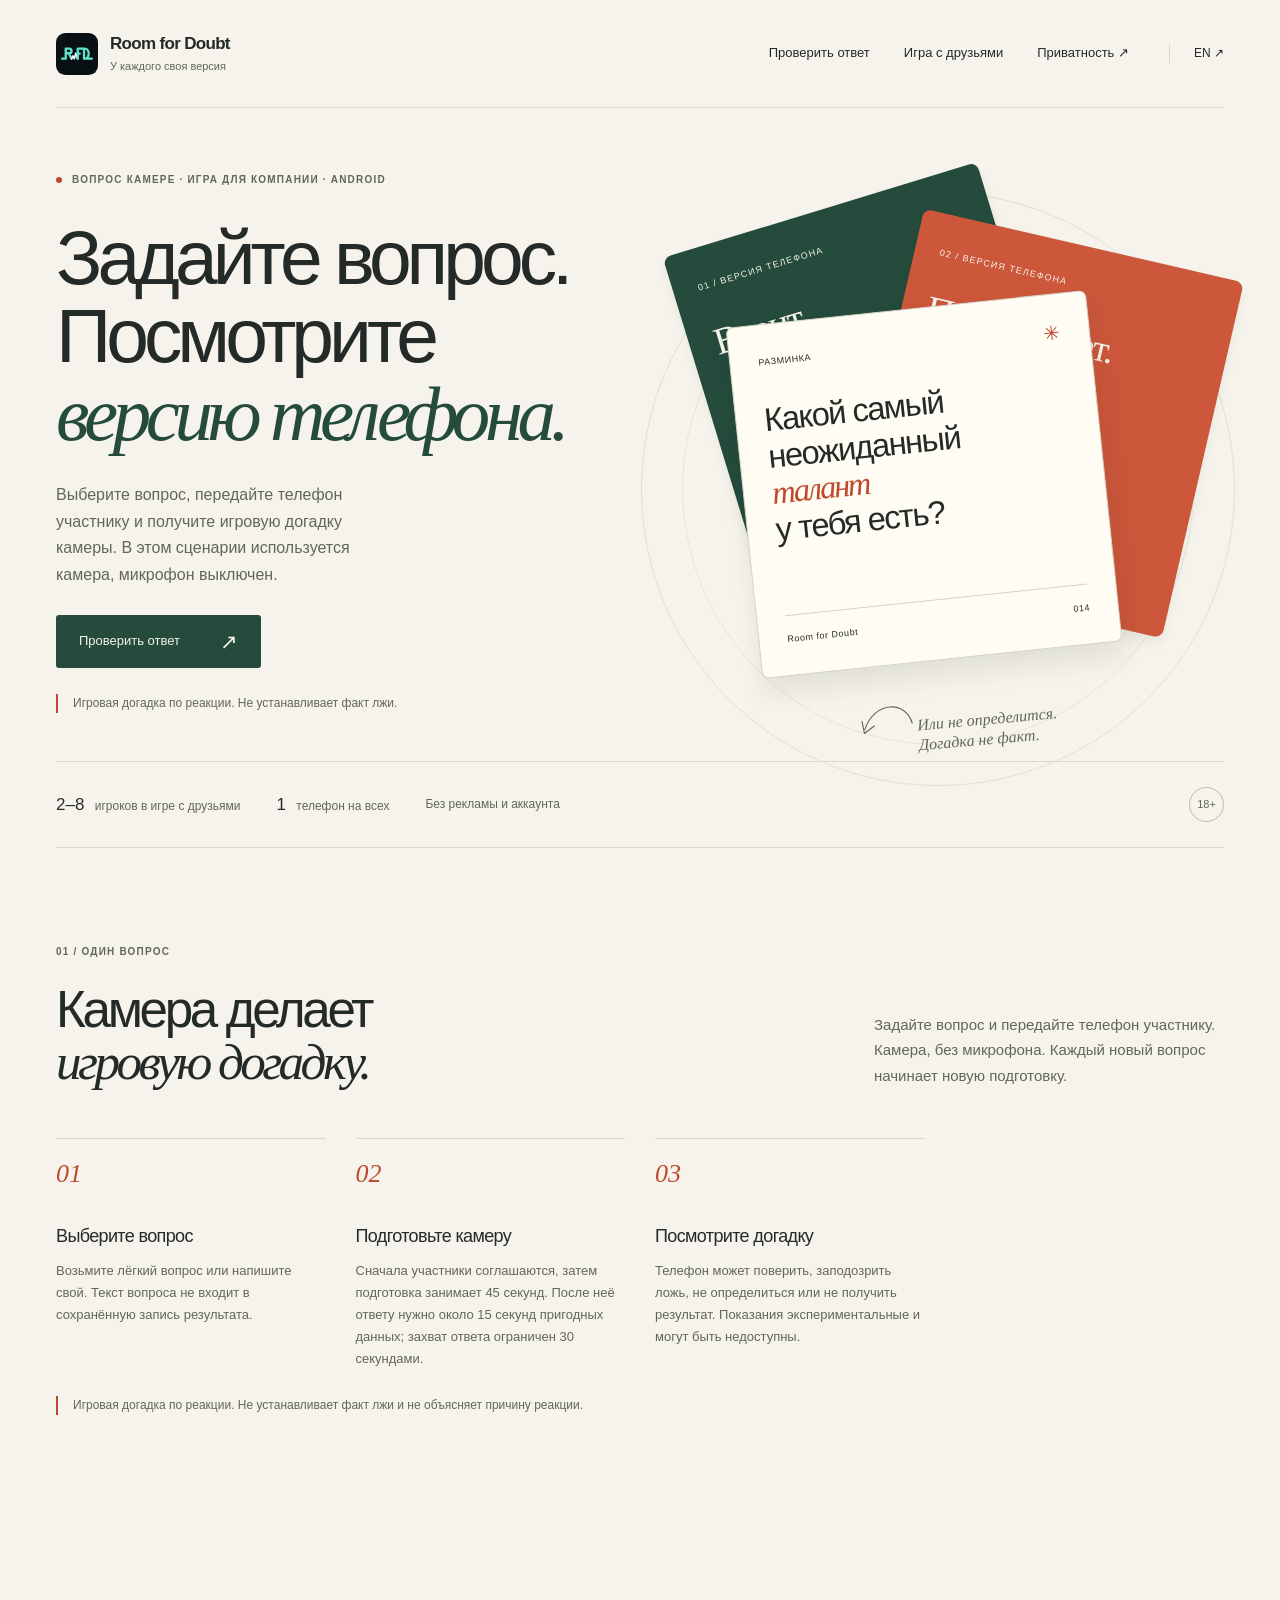
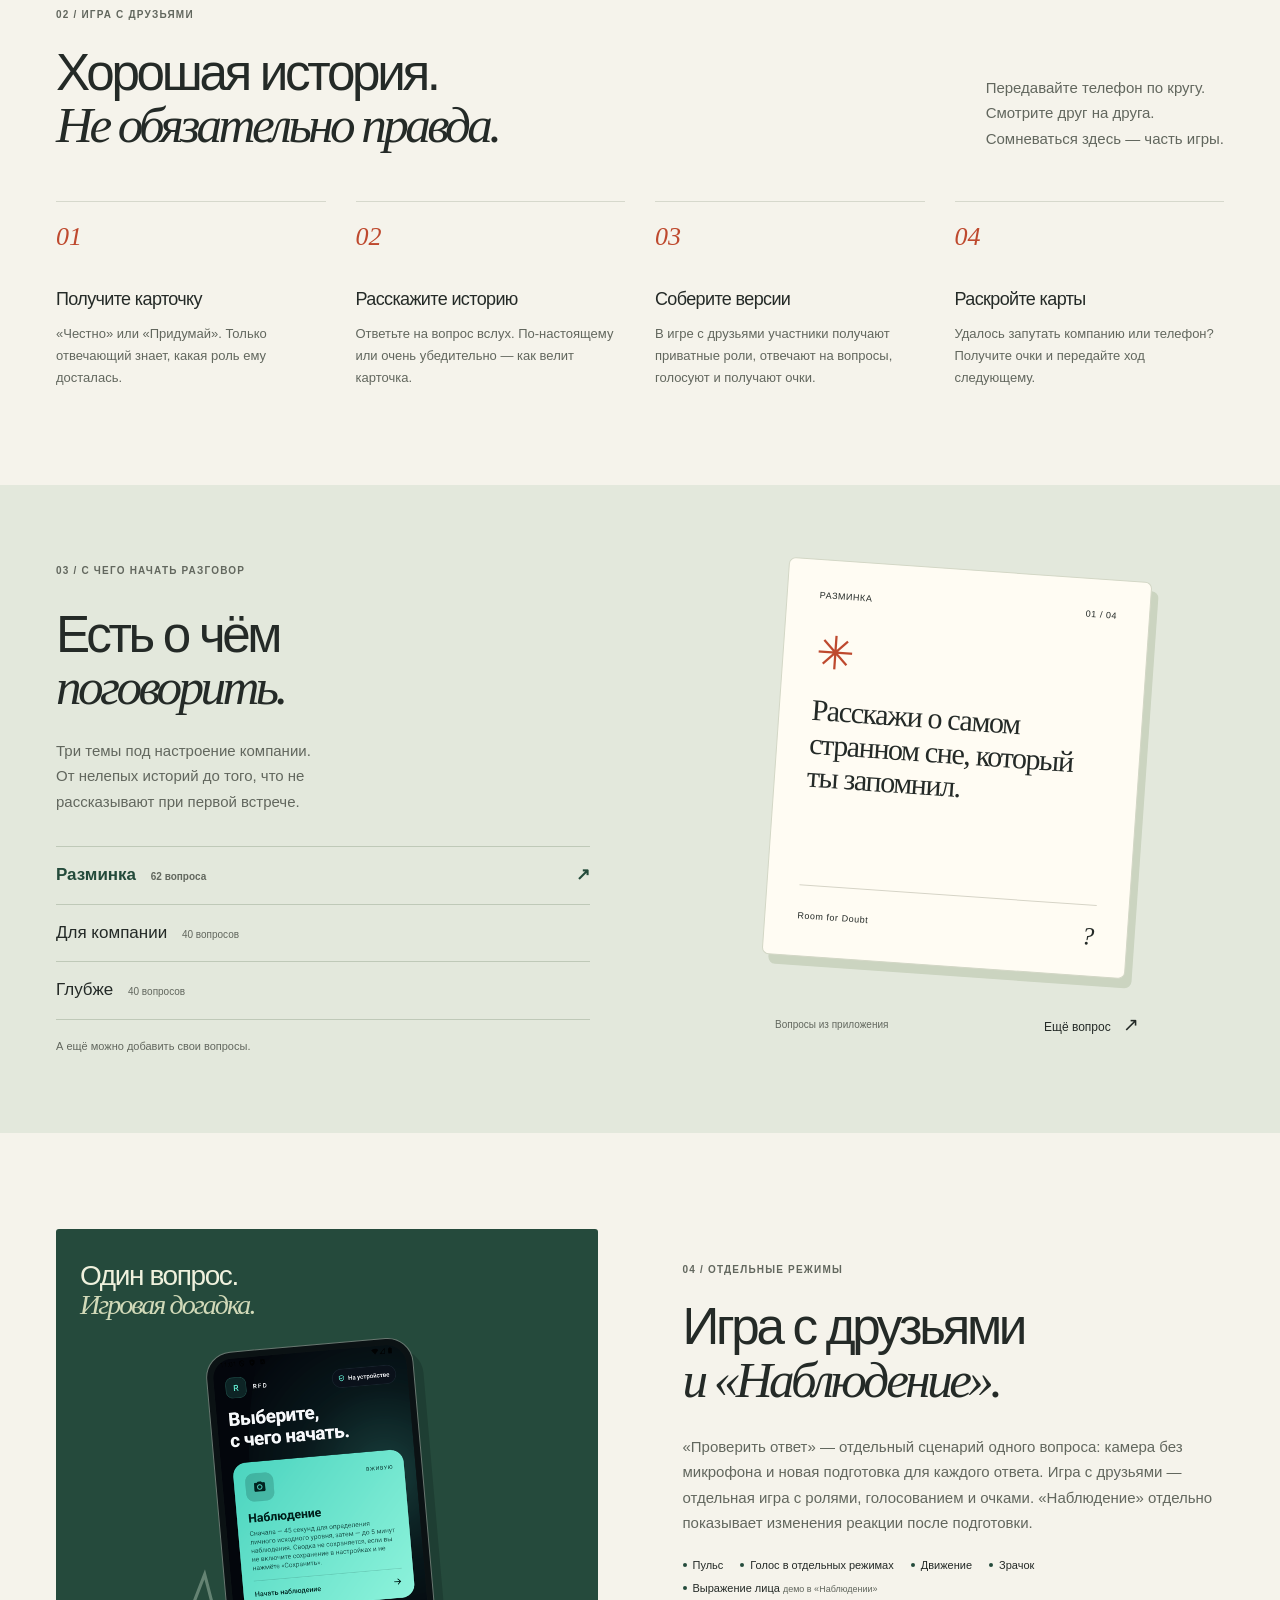
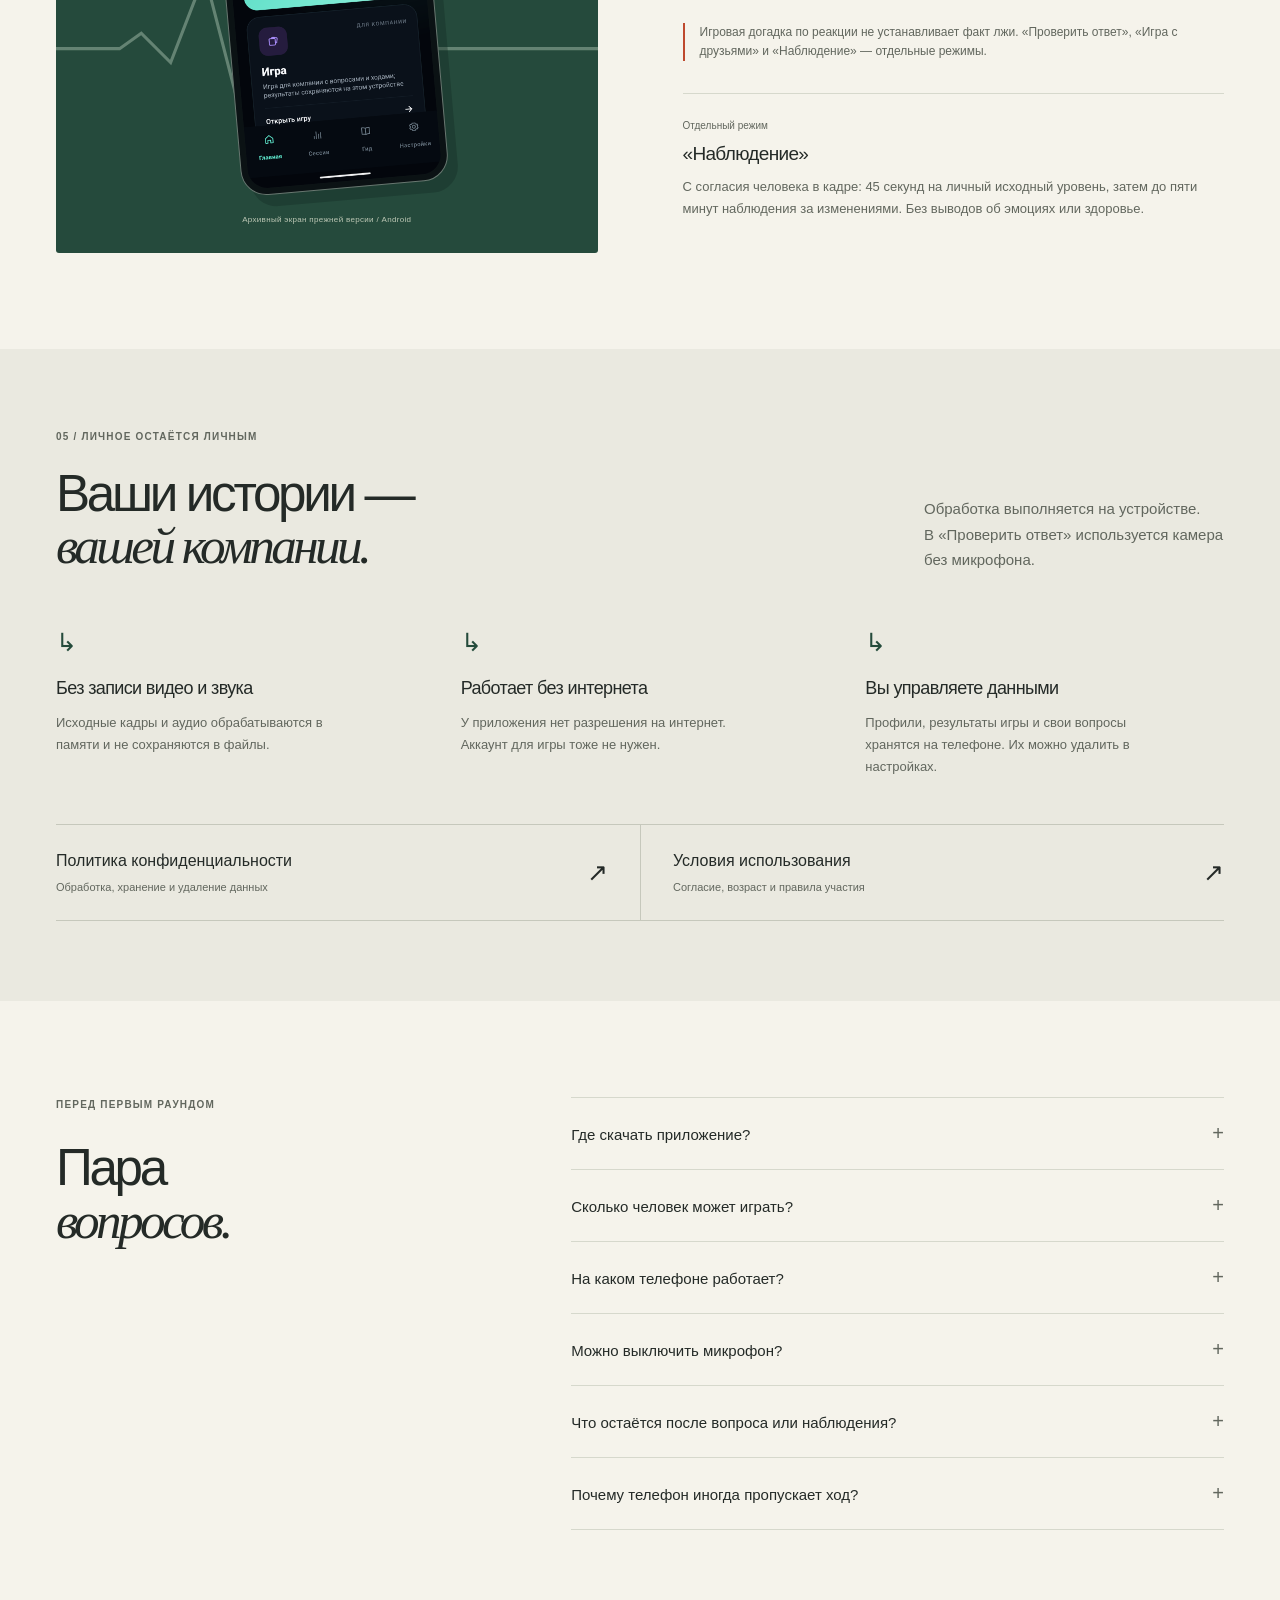
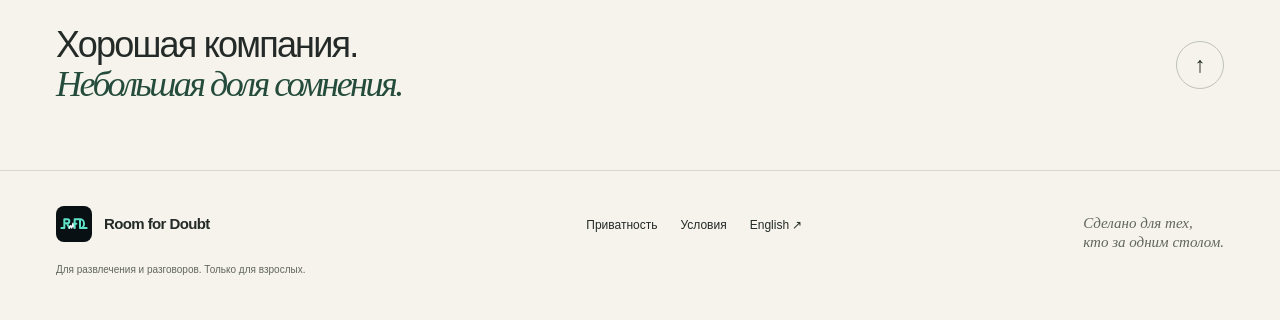
<file: index.html>
<!doctype html>
<html lang="ru">
<head>
  <meta charset="utf-8">
  <meta name="viewport" content="width=device-width, initial-scale=1">
  <meta name="theme-color" content="#f5f3eb">
  <title>Room for Doubt — у каждого своя версия</title>
  <meta name="description" content="Задайте вопрос, ответьте перед камерой и посмотрите игровую догадку телефона. Отдельно доступны игра с друзьями и режим наблюдения. Android, без аккаунта.">
  <meta property="og:title" content="Room for Doubt — у каждого своя версия">
  <meta property="og:description" content="Один вопрос, камера без микрофона и игровая догадка телефона. Игра для друзей и наблюдение доступны отдельно.">
  <link rel="icon" href="assets/icon.svg" type="image/svg+xml">
  <link rel="alternate" hreflang="en" href="en.html">
  <link rel="stylesheet" href="assets/site.css?v=1.1-2">
  <script src="assets/site.js" defer></script>
</head>
<body>
  <a class="skip-link" href="#main">Перейти к содержимому</a>
  <header class="site-header" id="top">
    <div class="wrap nav">
      <a class="brand" href="index.html" aria-label="Room for Doubt — главная">
        <img src="assets/icon.svg" width="42" height="42" alt="">
        <span>Room for Doubt<span class="brand-caption">У каждого своя версия</span></span>
      </a>
      <nav class="menu" aria-label="Основная навигация">
        <a href="#quick">Проверить ответ</a>
        <a href="#game">Игра с друзьями</a>
        <a href="privacy.html">Приватность <span aria-hidden="true">↗</span></a>
      </nav>
      <a class="lang" href="en.html" lang="en" aria-label="English version">EN <span aria-hidden="true">↗</span></a>
    </div>
  </header>

  <main id="main">
    <section class="hero wrap" aria-labelledby="hero-title">
      <div class="hero-copy">
        <p class="eyebrow"><span class="status-dot" aria-hidden="true"></span> Вопрос камере · Игра для компании · Android</p>
        <h1 id="hero-title">Задайте вопрос.<br>Посмотрите<br><em>версию телефона.</em></h1>
        <p class="hero-description">Выберите вопрос, передайте телефон участнику и получите игровую догадку камеры. В этом сценарии используется камера, микрофон выключен.</p>
        <a class="button" href="#quick">Проверить ответ <span aria-hidden="true">↗</span></a>
        <p class="important-note">Игровая догадка по реакции. Не устанавливает факт лжи.</p>
      </div>
      <div class="hero-table" aria-label="Примеры догадок телефона и вопроса">
        <div class="table-orbit" aria-hidden="true"></div>
        <div class="role-card role-truth" aria-hidden="true"><span>01 / Версия телефона</span><strong>Верит.</strong><span class="role-mark">✳</span></div>
        <div class="role-card role-fiction" aria-hidden="true"><span>02 / Версия телефона</span><strong>Подозревает.</strong><span class="role-mark">✳</span></div>
        <div class="hero-question">
          <div class="card-meta"><span>Разминка</span><span aria-hidden="true">✳</span></div>
          <p>Какой самый<br>неожиданный<br><em>талант</em><br>у тебя есть?</p>
          <div class="card-bottom"><span>Room for Doubt</span><span>014</span></div>
        </div>
        <div class="table-note"><svg viewBox="0 0 76 55" fill="none" aria-hidden="true"><path d="M4 8c1 32 41 40 62 8M53 17l15-6-1 16" stroke="currentColor" stroke-width="1.5" stroke-linecap="round" stroke-linejoin="round"/></svg><span>Или не определится.<br>Догадка не факт.</span></div>
      </div>
      <div class="hero-facts" aria-label="Об игре">
        <span><b>2–8</b> игроков в игре с друзьями</span><span><b>1</b> телефон на всех</span><span>Без рекламы и аккаунта</span><span class="age">18+</span>
      </div>
    </section>

    <section id="quick" class="section wrap">
      <div class="section-heading">
        <div><p class="eyebrow">01 / Один вопрос</p><h2>Камера делает<br><em>игровую догадку.</em></h2></div>
        <p class="section-intro">Задайте вопрос и передайте телефон участнику. Камера, без микрофона. Каждый новый вопрос начинает новую подготовку.</p>
      </div>
      <ol class="rules">
        <li><span class="step-number">01</span><h3>Выберите вопрос</h3><p>Возьмите лёгкий вопрос или напишите свой. Текст вопроса не входит в сохранённую запись результата.</p></li>
        <li><span class="step-number">02</span><h3>Подготовьте камеру</h3><p>Сначала участники соглашаются, затем подготовка занимает 45 секунд. После неё ответу нужно около 15 секунд пригодных данных; захват ответа ограничен 30 секундами.</p></li>
        <li><span class="step-number">03</span><h3>Посмотрите догадку</h3><p>Телефон может поверить, заподозрить ложь, не определиться или не получить результат. Показания экспериментальные и могут быть недоступны.</p></li>
      </ol>
      <p class="important-note">Игровая догадка по реакции. Не устанавливает факт лжи и не объясняет причину реакции.</p>
    </section>

    <section id="game" class="section wrap">
      <div class="section-heading">
        <div><p class="eyebrow">02 / Игра с друзьями</p><h2>Хорошая история.<br><em>Не обязательно правда.</em></h2></div>
        <p class="section-intro">Передавайте телефон по кругу.<br>Смотрите друг на друга.<br>Сомневаться здесь — часть игры.</p>
      </div>
      <ol class="rules">
        <li><span class="step-number">01</span><h3>Получите карточку</h3><p>«Честно» или «Придумай». Только отвечающий знает, какая роль ему досталась.</p></li>
        <li><span class="step-number">02</span><h3>Расскажите историю</h3><p>Ответьте на вопрос вслух. По-настоящему или очень убедительно — как велит карточка.</p></li>
        <li><span class="step-number">03</span><h3>Соберите версии</h3><p>В игре с друзьями участники получают приватные роли, отвечают на вопросы, голосуют и получают очки.</p></li>
        <li><span class="step-number">04</span><h3>Раскройте карты</h3><p>Удалось запутать компанию или телефон? Получите очки и передайте ход следующему.</p></li>
      </ol>
    </section>

    <section class="questions-section" id="questions" aria-labelledby="questions-title">
      <div class="wrap questions-layout">
        <div class="questions-copy">
          <p class="eyebrow">03 / С чего начать разговор</p>
          <h2 id="questions-title">Есть о чём<br><em>поговорить.</em></h2>
          <p class="section-intro">Три темы под настроение компании.<br>От нелепых историй до того, что не рассказывают при первой встрече.</p>
          <div class="deck-choices" aria-label="Выберите тему вопросов" hidden>
            <button type="button" class="deck-choice" data-deck="warmup" aria-pressed="true"><span>Разминка <small>62 вопроса</small></span><span aria-hidden="true">↗</span></button>
            <button type="button" class="deck-choice" data-deck="together" aria-pressed="false"><span>Для компании <small>40 вопросов</small></span><span aria-hidden="true">↗</span></button>
            <button type="button" class="deck-choice" data-deck="deeper" aria-pressed="false"><span>Глубже <small>40 вопросов</small></span><span aria-hidden="true">↗</span></button>
          </div>
          <noscript><p class="no-script-decks">Разминка — 62 вопроса<br>Для компании — 40 вопросов<br>Глубже — 40 вопросов</p></noscript>
          <p class="small-note">А ещё можно добавить свои вопросы.</p>
        </div>
        <div class="question-preview">
          <article class="sample-card" aria-live="polite" aria-atomic="true">
            <div class="card-meta"><span id="sample-deck">Разминка</span><span id="sample-count">01 / 04</span></div>
            <span class="sample-asterisk" aria-hidden="true">✳</span>
            <p id="sample-question">Расскажи о самом странном сне, который ты запомнил.</p>
            <div class="card-bottom"><span>Room for Doubt</span><span>?</span></div>
          </article>
          <div class="preview-controls"><span>Вопросы из приложения</span><button class="next-question" type="button" aria-label="Следующий вопрос" hidden>Ещё вопрос <span aria-hidden="true">↗</span></button></div>
        </div>
      </div>
    </section>

    <section id="about" class="section wrap">
      <div class="app-layout">
        <div class="app-visual">
          <span class="visual-label">Один вопрос.<br><em>Игровая догадка.</em></span>
          <div class="phone"><img src="assets/home-ru.png" alt="Прежний главный экран приложения до появления сценария «Проверить ответ»" width="360" height="800" loading="lazy"></div>
          <span class="visual-footnote">Архивный экран прежней версии / Android</span>
          <svg class="signal-line" viewBox="0 0 420 110" fill="none" aria-hidden="true"><path d="M0 67h76l14-10 19 19 22-57 22 85 18-38 26 1 18-20 17 20h188" stroke="currentColor" stroke-width="2"/></svg>
        </div>
        <div class="app-copy">
          <p class="eyebrow">04 / Отдельные режимы</p>
          <h2>Игра с друзьями<br><em>и «Наблюдение».</em></h2>
          <p class="section-intro">«Проверить ответ» — отдельный сценарий одного вопроса: камера без микрофона и новая подготовка для каждого ответа. Игра с друзьями — отдельная игра с ролями, голосованием и очками. «Наблюдение» отдельно показывает изменения реакции после подготовки.</p>
          <div class="signal-list" aria-label="Сигналы отдельных режимов"><span>Пульс</span><span>Голос в отдельных режимах</span><span>Движение</span><span>Зрачок</span><span>Выражение лица <small>демо в «Наблюдении»</small></span></div>
          <p class="important-note">Игровая догадка по реакции не устанавливает факт лжи. «Проверить ответ», «Игра с друзьями» и «Наблюдение» — отдельные режимы.</p>
          <div class="live-note" id="live"><span class="mini-label">Отдельный режим</span><h3>«Наблюдение»</h3><p>С согласия человека в кадре: 45 секунд на личный исходный уровень, затем до пяти минут наблюдения за изменениями. Без выводов об эмоциях или здоровье.</p></div>
        </div>
      </div>
    </section>

    <section id="privacy" class="privacy-section">
      <div class="wrap">
        <div class="section-heading"><div><p class="eyebrow">05 / Личное остаётся личным</p><h2>Ваши истории —<br><em>вашей компании.</em></h2></div><p class="section-intro">Обработка выполняется на устройстве.<br>В «Проверить ответ» используется камера без микрофона.</p></div>
        <div class="privacy-points">
          <div><span class="privacy-symbol" aria-hidden="true">↳</span><h3>Без записи видео и звука</h3><p>Исходные кадры и аудио обрабатываются в памяти и не сохраняются в файлы.</p></div>
          <div><span class="privacy-symbol" aria-hidden="true">↳</span><h3>Работает без интернета</h3><p>У приложения нет разрешения на интернет. Аккаунт для игры тоже не нужен.</p></div>
          <div><span class="privacy-symbol" aria-hidden="true">↳</span><h3>Вы управляете данными</h3><p>Профили, результаты игры и свои вопросы хранятся на телефоне. Их можно удалить в настройках.</p></div>
        </div>
        <div class="document-links"><a href="privacy.html"><span>Политика конфиденциальности<small>Обработка, хранение и удаление данных</small></span><span aria-hidden="true">↗</span></a><a href="terms.html"><span>Условия использования<small>Согласие, возраст и правила участия</small></span><span aria-hidden="true">↗</span></a></div>
      </div>
    </section>

    <section id="faq" class="section wrap faq-layout">
      <div><p class="eyebrow">Перед первым раундом</p><h2>Пара<br> <em>вопросов.</em></h2></div>
      <div class="faq">
        <details><summary>Где скачать приложение?</summary><p>Статус версии зависит от магазина. RuStore: опубликована версия 1.0. Google Play: идёт набор тестировщиков.</p></details>
        <details><summary>Сколько человек может играть?</summary><p>От двух до восьми, на одном телефоне. Все участники должны быть не младше 18 лет и согласиться на участие.</p></details>
        <details><summary>На каком телефоне работает?</summary><p>На Android 9 и новее, с фронтальной или основной камерой. Ровный свет и спокойное положение телефона помогают получить более стабильные сигналы.</p></details>
        <details><summary>Можно выключить микрофон?</summary><p>Да. В основном сценарии «Проверить ответ» микрофон выключен. В отдельном режиме «Наблюдение» отключите «Анализ голоса» в настройках; это не меняет работу других сценариев.</p></details>
        <details><summary>Что остаётся после вопроса или наблюдения?</summary><p>Общая настройка сохранения сводок выключена по умолчанию. При её включении каждый результат «Проверить ответ» всё равно сохраняется только после отдельного нажатия «Сохранить». Игра с друзьями и «Наблюдение» остаются отдельными режимами. В записи остаются версия формата и правила, время и длительность, исход, причина отсутствия результата и названия участвовавших факторов — без текста вопроса, имени или сенсорных значений. Сводка «Наблюдения» тоже требует отдельного действия «Сохранить».</p></details>
        <details><summary>Почему телефон иногда пропускает ход?</summary><p>Свет, шум, движение или лицо вне кадра могут сделать данные ненадёжными. В таком случае приложение сообщает, что данных недостаточно.</p></details>
      </div>
    </section>
    <div class="closing wrap"><span>Хорошая компания.<br><em>Небольшая доля сомнения.</em></span><a class="back-top" href="#top" aria-label="Вернуться к началу страницы">↑</a></div>
  </main>

  <footer class="site-footer"><div class="wrap footer-content"><div><a class="brand" href="#top"><img src="assets/icon.svg" alt="" width="36" height="36"><span>Room for Doubt</span></a><p>Для развлечения и разговоров. Только для взрослых.</p></div><nav aria-label="Документы и язык"><a href="privacy.html">Приватность</a><a href="terms.html">Условия</a><a href="en.html" lang="en">English ↗</a></nav><span class="footer-mark">Сделано для тех,<br>кто за одним столом.</span></div></footer>
</body>
</html>
</file>
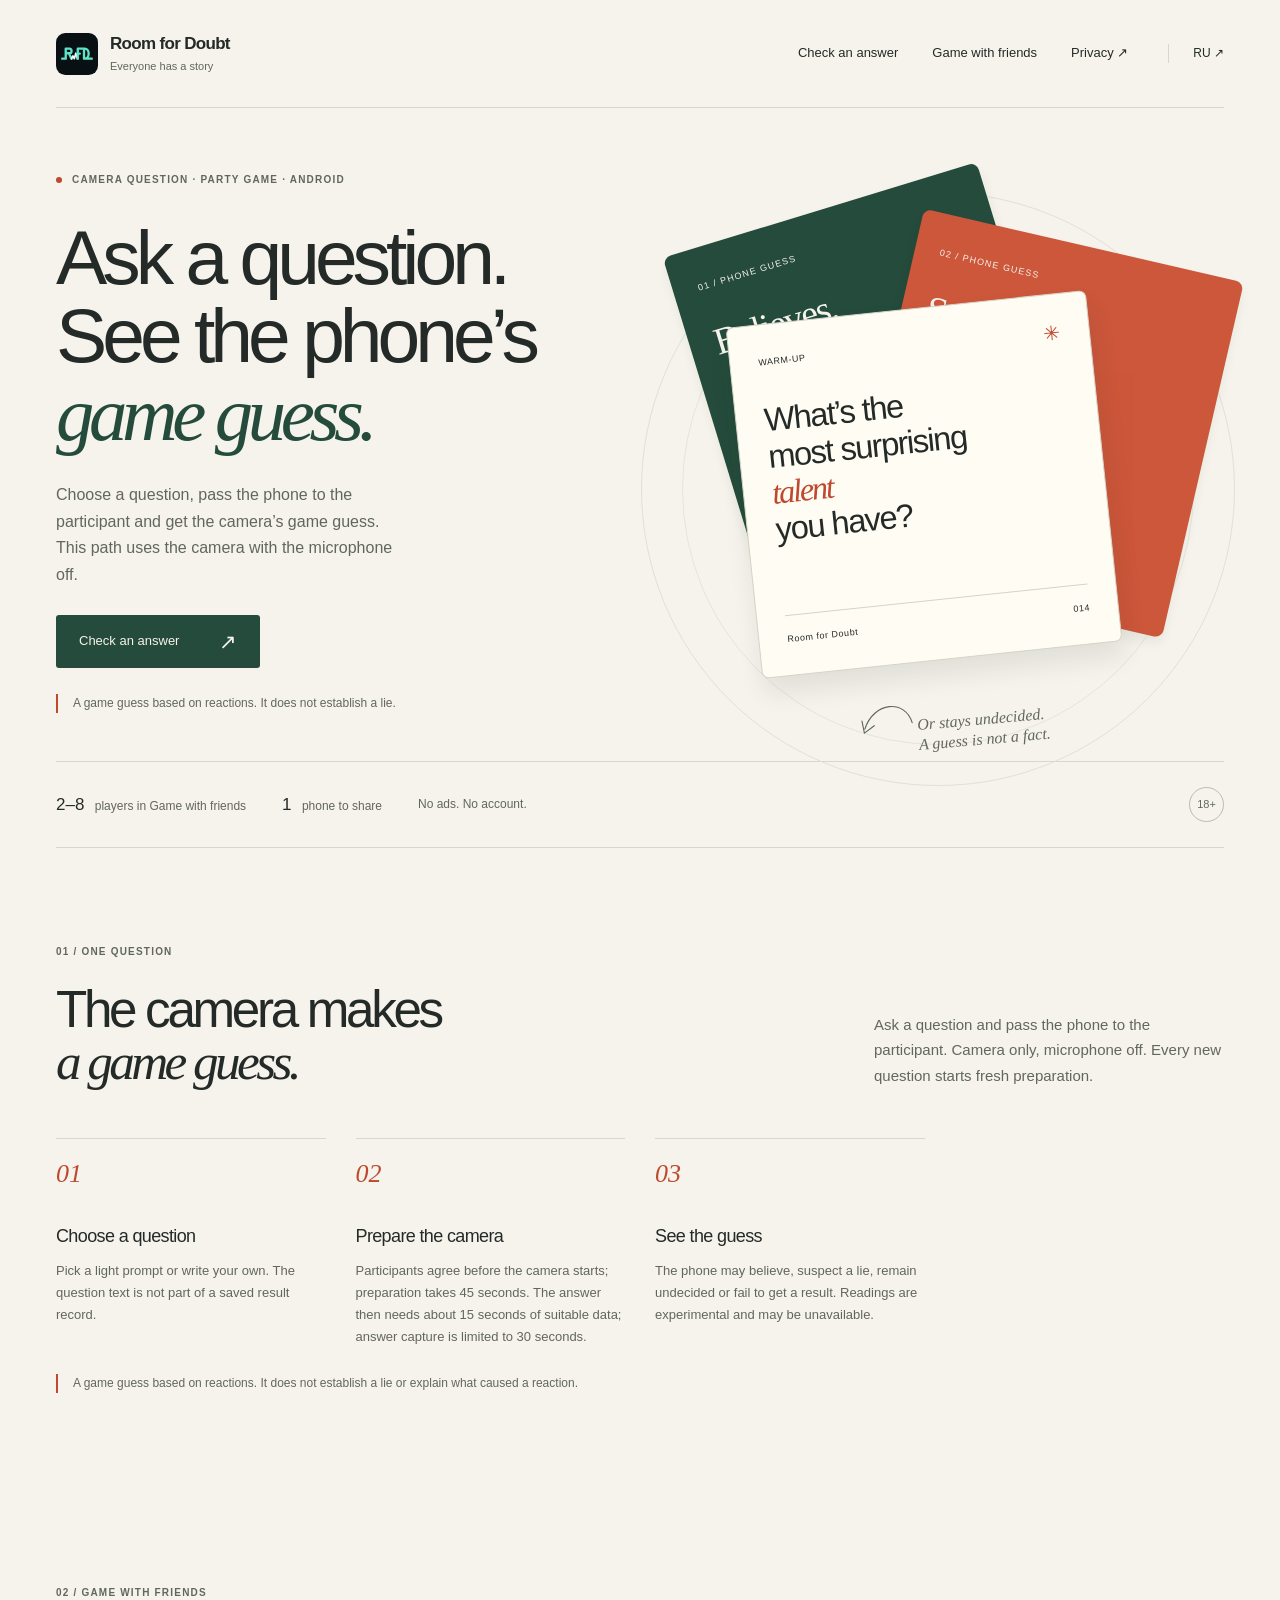
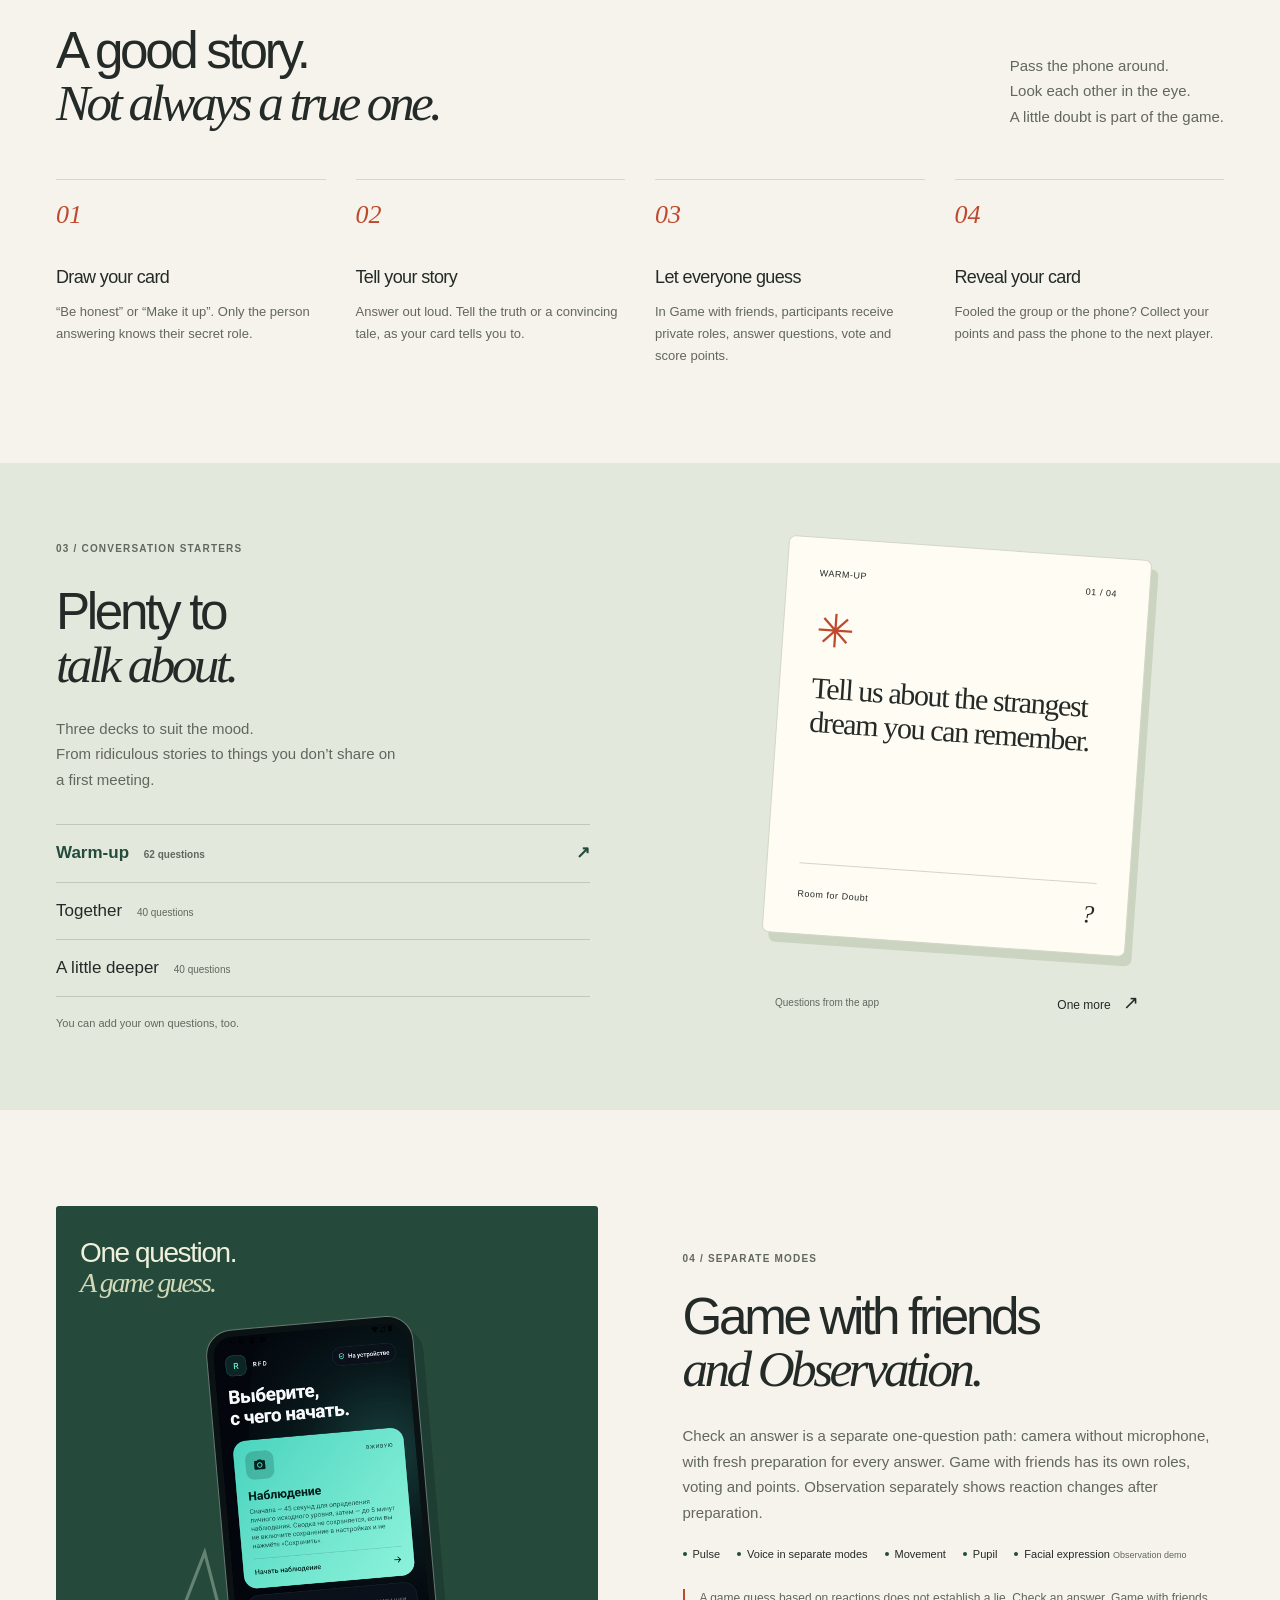
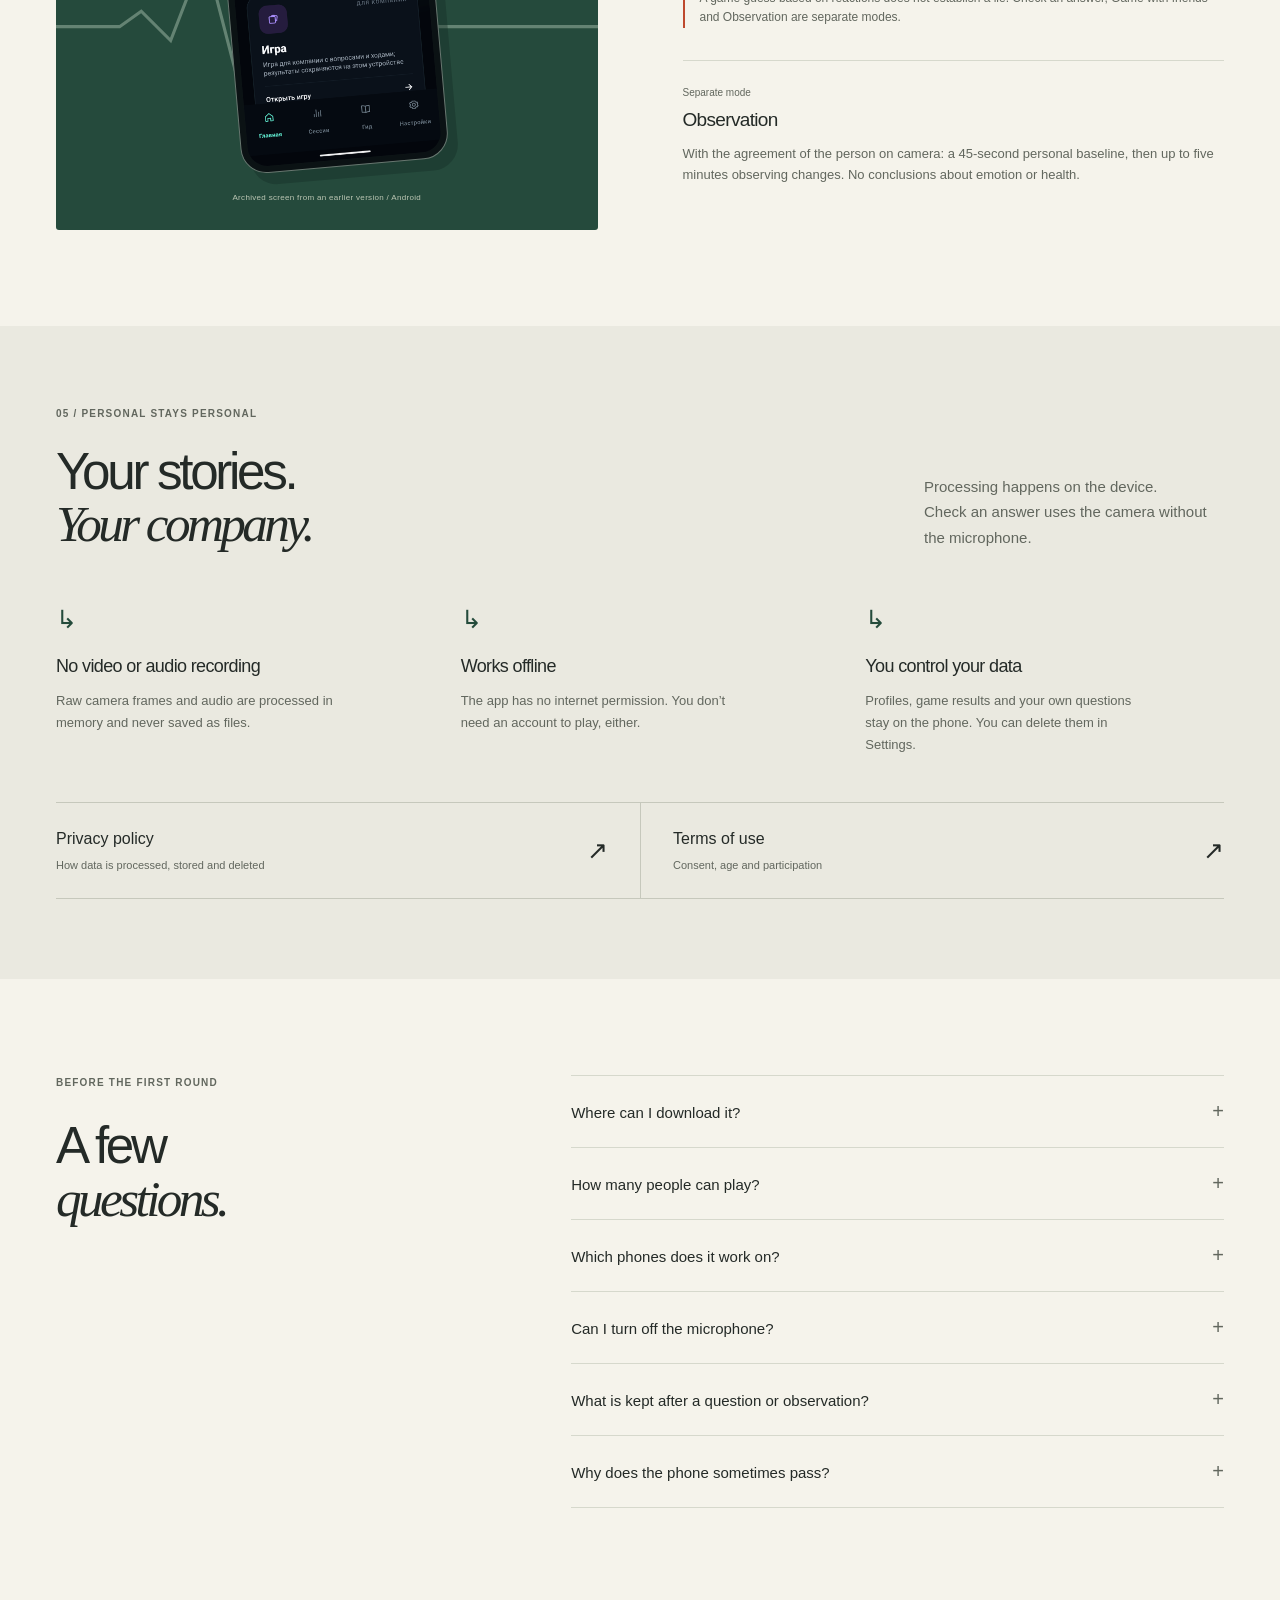
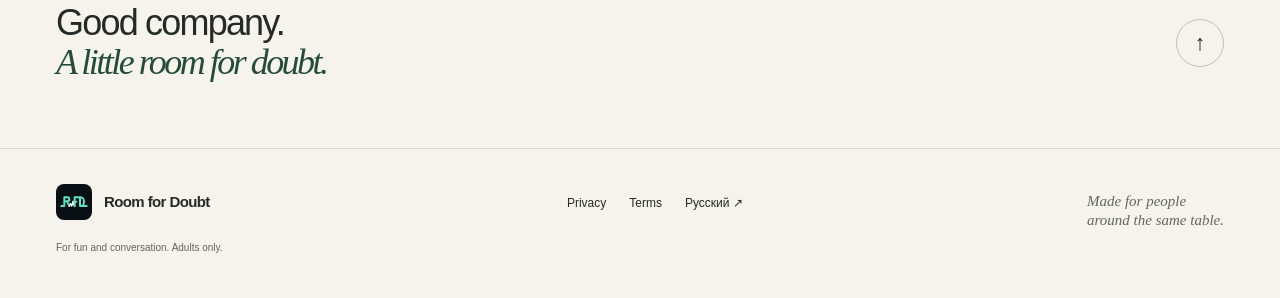
<file: en.html>
<!doctype html>
<html lang="en">
<head>
  <meta charset="utf-8">
  <meta name="viewport" content="width=device-width, initial-scale=1">
  <meta name="theme-color" content="#f5f3eb">
  <title>Room for Doubt — everyone has a story</title>
  <meta name="description" content="Ask a question, answer on camera and see the phone’s game guess. Game with friends and Observation are separate paths. Android, no account.">
  <meta property="og:title" content="Room for Doubt — everyone has a story">
  <meta property="og:description" content="One question, camera without microphone, and the phone’s game guess. Game with friends and Observation are available separately.">
  <link rel="icon" href="assets/icon.svg" type="image/svg+xml">
  <link rel="alternate" hreflang="ru" href="index.html">
  <link rel="stylesheet" href="assets/site.css?v=1.1-2">
  <script src="assets/site.js" defer></script>
</head>
<body>
  <a class="skip-link" href="#main">Skip to content</a>
  <header class="site-header" id="top">
    <div class="wrap nav">
      <a class="brand" href="en.html" aria-label="Room for Doubt — home">
        <img src="assets/icon.svg" width="42" height="42" alt="">
        <span>Room for Doubt<span class="brand-caption">Everyone has a story</span></span>
      </a>
      <nav class="menu" aria-label="Main navigation">
        <a href="#quick">Check an answer</a>
        <a href="#game">Game with friends</a>
        <a href="privacy.html#english">Privacy <span aria-hidden="true">↗</span></a>
      </nav>
      <a class="lang" href="index.html" lang="ru" aria-label="Русская версия">RU <span aria-hidden="true">↗</span></a>
    </div>
  </header>

  <main id="main">
    <section class="hero wrap" aria-labelledby="hero-title">
      <div class="hero-copy">
        <p class="eyebrow"><span class="status-dot" aria-hidden="true"></span> Camera question · Party game · Android</p>
        <h1 id="hero-title">Ask a question.<br>See the phone’s<br><em>game guess.</em></h1>
        <p class="hero-description">Choose a question, pass the phone to the participant and get the camera’s game guess. This path uses the camera with the microphone off.</p>
        <a class="button" href="#quick">Check an answer <span aria-hidden="true">↗</span></a>
        <p class="important-note">A game guess based on reactions. It does not establish a lie.</p>
      </div>
      <div class="hero-table" aria-label="Phone guess examples and a sample question">
        <div class="table-orbit" aria-hidden="true"></div>
        <div class="role-card role-truth" aria-hidden="true"><span>01 / Phone guess</span><strong>Believes.</strong><span class="role-mark">✳</span></div>
        <div class="role-card role-fiction" aria-hidden="true"><span>02 / Phone guess</span><strong>Suspects.</strong><span class="role-mark">✳</span></div>
        <div class="hero-question">
          <div class="card-meta"><span>Warm-up</span><span aria-hidden="true">✳</span></div>
          <p>What’s the<br>most surprising<br><em>talent</em><br>you have?</p>
          <div class="card-bottom"><span>Room for Doubt</span><span>014</span></div>
        </div>
        <div class="table-note"><svg viewBox="0 0 76 55" fill="none" aria-hidden="true"><path d="M4 8c1 32 41 40 62 8M53 17l15-6-1 16" stroke="currentColor" stroke-width="1.5" stroke-linecap="round" stroke-linejoin="round"/></svg><span>Or stays undecided.<br>A guess is not a fact.</span></div>
      </div>
      <div class="hero-facts" aria-label="About the game">
        <span><b>2–8</b> players in Game with friends</span><span><b>1</b> phone to share</span><span>No ads. No account.</span><span class="age">18+</span>
      </div>
    </section>

    <section id="quick" class="section wrap">
      <div class="section-heading">
        <div><p class="eyebrow">01 / One question</p><h2>The camera makes<br><em>a game guess.</em></h2></div>
        <p class="section-intro">Ask a question and pass the phone to the participant. Camera only, microphone off. Every new question starts fresh preparation.</p>
      </div>
      <ol class="rules">
        <li><span class="step-number">01</span><h3>Choose a question</h3><p>Pick a light prompt or write your own. The question text is not part of a saved result record.</p></li>
        <li><span class="step-number">02</span><h3>Prepare the camera</h3><p>Participants agree before the camera starts; preparation takes 45 seconds. The answer then needs about 15 seconds of suitable data; answer capture is limited to 30 seconds.</p></li>
        <li><span class="step-number">03</span><h3>See the guess</h3><p>The phone may believe, suspect a lie, remain undecided or fail to get a result. Readings are experimental and may be unavailable.</p></li>
      </ol>
      <p class="important-note">A game guess based on reactions. It does not establish a lie or explain what caused a reaction.</p>
    </section>

    <section id="game" class="section wrap">
      <div class="section-heading">
        <div><p class="eyebrow">02 / Game with friends</p><h2>A good story.<br><em>Not always a true one.</em></h2></div>
        <p class="section-intro">Pass the phone around.<br>Look each other in the eye.<br>A little doubt is part of the game.</p>
      </div>
      <ol class="rules">
        <li><span class="step-number">01</span><h3>Draw your card</h3><p>“Be honest” or “Make it up”. Only the person answering knows their secret role.</p></li>
        <li><span class="step-number">02</span><h3>Tell your story</h3><p>Answer out loud. Tell the truth or a convincing tale, as your card tells you to.</p></li>
        <li><span class="step-number">03</span><h3>Let everyone guess</h3><p>In Game with friends, participants receive private roles, answer questions, vote and score points.</p></li>
        <li><span class="step-number">04</span><h3>Reveal your card</h3><p>Fooled the group or the phone? Collect your points and pass the phone to the next player.</p></li>
      </ol>
    </section>

    <section class="questions-section" id="questions" aria-labelledby="questions-title">
      <div class="wrap questions-layout">
        <div class="questions-copy">
          <p class="eyebrow">03 / Conversation starters</p>
          <h2 id="questions-title">Plenty to<br><em>talk about.</em></h2>
          <p class="section-intro">Three decks to suit the mood.<br>From ridiculous stories to things you don’t share on a first meeting.</p>
          <div class="deck-choices" aria-label="Choose a question deck" hidden>
            <button type="button" class="deck-choice" data-deck="warmup" aria-pressed="true"><span>Warm-up <small>62 questions</small></span><span aria-hidden="true">↗</span></button>
            <button type="button" class="deck-choice" data-deck="together" aria-pressed="false"><span>Together <small>40 questions</small></span><span aria-hidden="true">↗</span></button>
            <button type="button" class="deck-choice" data-deck="deeper" aria-pressed="false"><span>A little deeper <small>40 questions</small></span><span aria-hidden="true">↗</span></button>
          </div>
          <noscript><p class="no-script-decks">Warm-up — 62 questions<br>Together — 40 questions<br>A little deeper — 40 questions</p></noscript>
          <p class="small-note">You can add your own questions, too.</p>
        </div>
        <div class="question-preview">
          <article class="sample-card" aria-live="polite" aria-atomic="true">
            <div class="card-meta"><span id="sample-deck">Warm-up</span><span id="sample-count">01 / 04</span></div>
            <span class="sample-asterisk" aria-hidden="true">✳</span>
            <p id="sample-question">Tell us about the strangest dream you can remember.</p>
            <div class="card-bottom"><span>Room for Doubt</span><span>?</span></div>
          </article>
          <div class="preview-controls"><span>Questions from the app</span><button class="next-question" type="button" aria-label="Next question" hidden>One more <span aria-hidden="true">↗</span></button></div>
        </div>
      </div>
    </section>

    <section id="about" class="section wrap">
      <div class="app-layout">
        <div class="app-visual">
          <span class="visual-label">One question.<br><em>A game guess.</em></span>
          <div class="phone"><img src="assets/home-ru.png" alt="Earlier app home screen, from before the Check an answer path" width="360" height="800" loading="lazy"></div>
          <span class="visual-footnote">Archived screen from an earlier version / Android</span>
          <svg class="signal-line" viewBox="0 0 420 110" fill="none" aria-hidden="true"><path d="M0 67h76l14-10 19 19 22-57 22 85 18-38 26 1 18-20 17 20h188" stroke="currentColor" stroke-width="2"/></svg>
        </div>
        <div class="app-copy">
          <p class="eyebrow">04 / Separate modes</p>
          <h2>Game with friends<br><em>and Observation.</em></h2>
          <p class="section-intro">Check an answer is a separate one-question path: camera without microphone, with fresh preparation for every answer. Game with friends has its own roles, voting and points. Observation separately shows reaction changes after preparation.</p>
          <div class="signal-list" aria-label="Signals in separate modes"><span>Pulse</span><span>Voice in separate modes</span><span>Movement</span><span>Pupil</span><span>Facial expression <small>Observation demo</small></span></div>
          <p class="important-note">A game guess based on reactions does not establish a lie. Check an answer, Game with friends and Observation are separate modes.</p>
          <div class="live-note" id="live"><span class="mini-label">Separate mode</span><h3>Observation</h3><p>With the agreement of the person on camera: a 45-second personal baseline, then up to five minutes observing changes. No conclusions about emotion or health.</p></div>
        </div>
      </div>
    </section>

    <section id="privacy" class="privacy-section">
      <div class="wrap">
        <div class="section-heading"><div><p class="eyebrow">05 / Personal stays personal</p><h2>Your stories.<br><em>Your company.</em></h2></div><p class="section-intro">Processing happens on the device.<br>Check an answer uses the camera without the microphone.</p></div>
        <div class="privacy-points">
          <div><span class="privacy-symbol" aria-hidden="true">↳</span><h3>No video or audio recording</h3><p>Raw camera frames and audio are processed in memory and never saved as files.</p></div>
          <div><span class="privacy-symbol" aria-hidden="true">↳</span><h3>Works offline</h3><p>The app has no internet permission. You don’t need an account to play, either.</p></div>
          <div><span class="privacy-symbol" aria-hidden="true">↳</span><h3>You control your data</h3><p>Profiles, game results and your own questions stay on the phone. You can delete them in Settings.</p></div>
        </div>
        <div class="document-links"><a href="privacy.html#english"><span>Privacy policy<small>How data is processed, stored and deleted</small></span><span aria-hidden="true">↗</span></a><a href="terms.html#english"><span>Terms of use<small>Consent, age and participation</small></span><span aria-hidden="true">↗</span></a></div>
      </div>
    </section>

    <section id="faq" class="section wrap faq-layout">
      <div><p class="eyebrow">Before the first round</p><h2>A few<br> <em>questions.</em></h2></div>
      <div class="faq">
        <details><summary>Where can I download it?</summary><p>Availability depends on the store. RuStore: version 1.0 is published. Google Play: tester recruitment is ongoing.</p></details>
        <details><summary>How many people can play?</summary><p>Two to eight, on one phone. Everyone must be 18 or older and agree to take part.</p></details>
        <details><summary>Which phones does it work on?</summary><p>Android 9 and newer, with a front or rear camera. Even lighting and a steady phone help produce more stable signals.</p></details>
        <details><summary>Can I turn off the microphone?</summary><p>Yes. The primary Check an answer path has the microphone off. In the separate Observation mode, turn off Voice analysis in Settings; that does not change other paths.</p></details>
        <details><summary>What is kept after a question or observation?</summary><p>The shared summary-saving preference is off by default. If enabled, each Check an answer result still requires a separate Save action. Game with friends and Observation are separate modes. The record keeps the format and rule versions, time and duration, outcome, any no-result reason and the names of participating factors — without the question text, name or sensor values. An Observation summary also requires a separate Save action.</p></details>
        <details><summary>Why does the phone sometimes pass?</summary><p>Lighting, noise, movement or a face outside the frame can make the data unreliable. When this happens, the app says there isn’t enough data.</p></details>
      </div>
    </section>
    <div class="closing wrap"><span>Good company.<br><em>A little room for doubt.</em></span><a class="back-top" href="#top" aria-label="Back to the top">↑</a></div>
  </main>

  <footer class="site-footer"><div class="wrap footer-content"><div><a class="brand" href="#top"><img src="assets/icon.svg" alt="" width="36" height="36"><span>Room for Doubt</span></a><p>For fun and conversation. Adults only.</p></div><nav aria-label="Documents and language"><a href="privacy.html#english">Privacy</a><a href="terms.html#english">Terms</a><a href="index.html" lang="ru">Русский ↗</a></nav><span class="footer-mark">Made for people<br>around the same table.</span></div></footer>
</body>
</html>
</file>
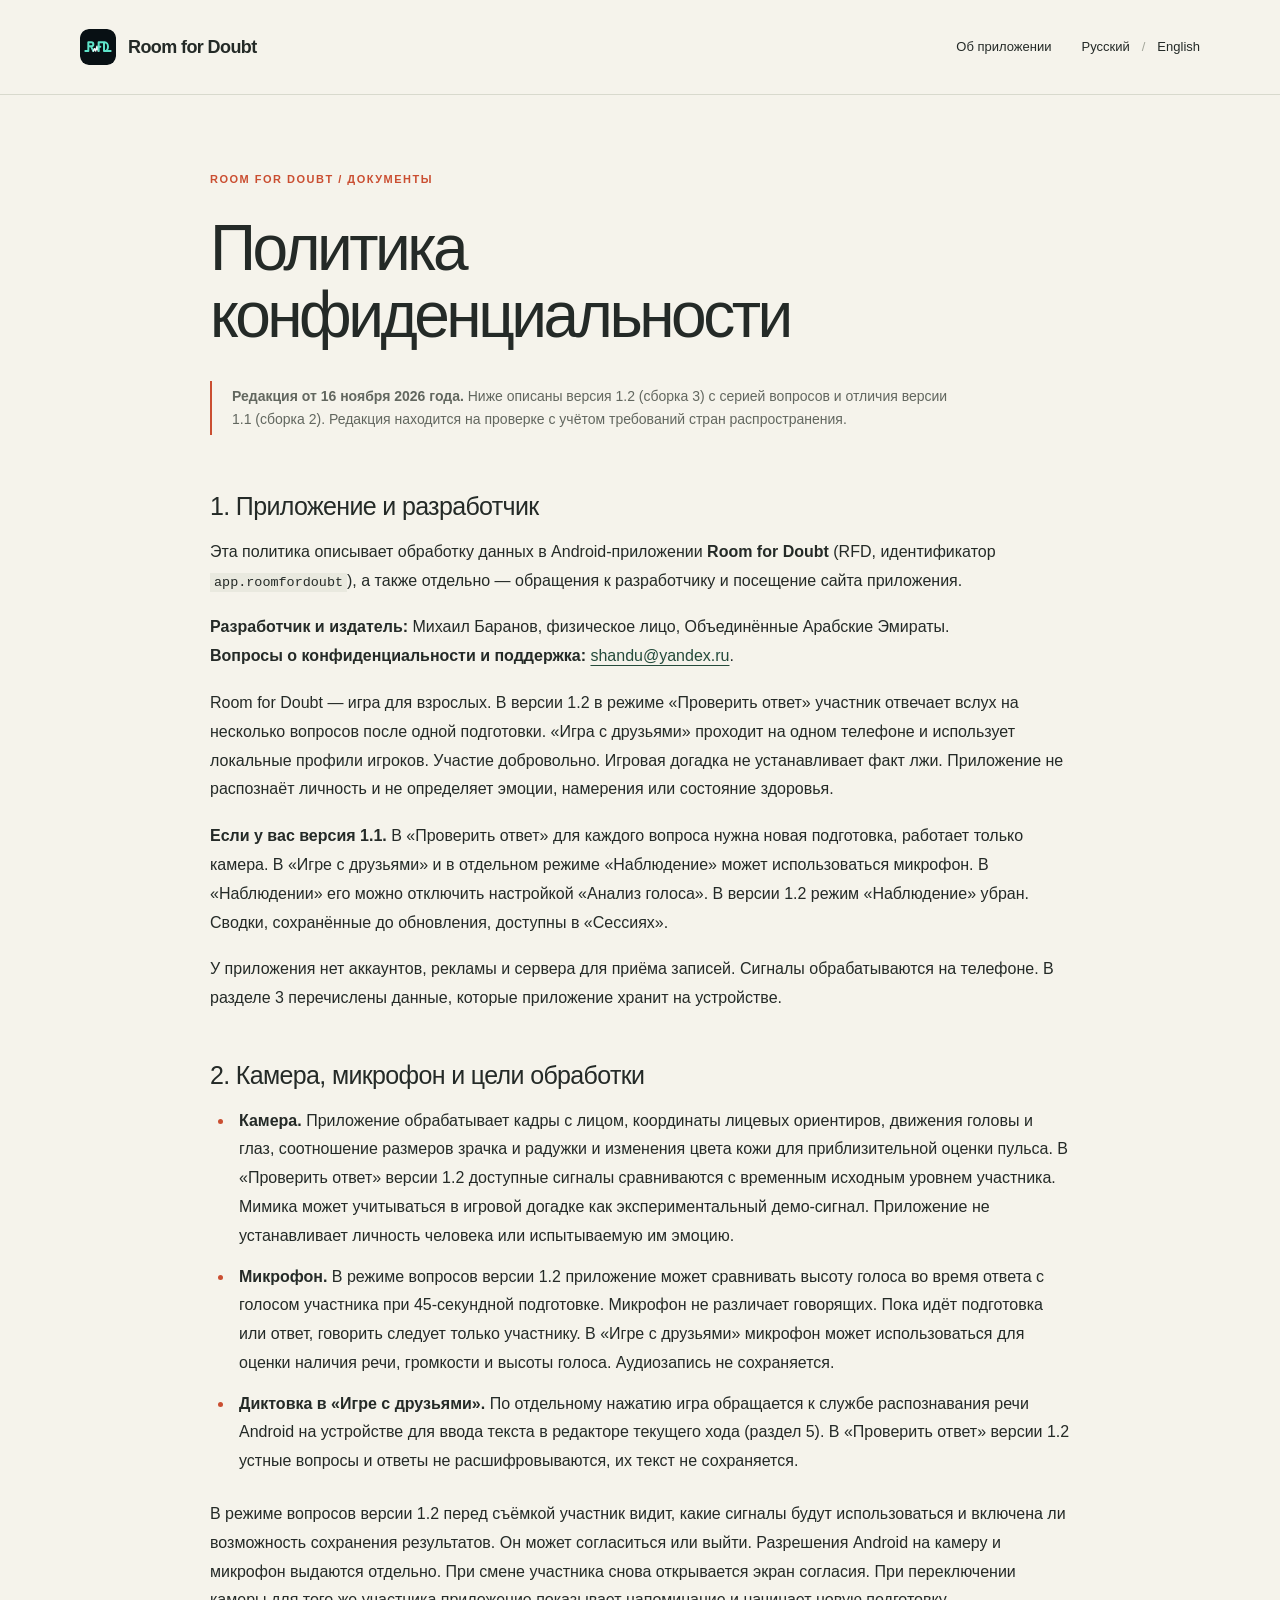
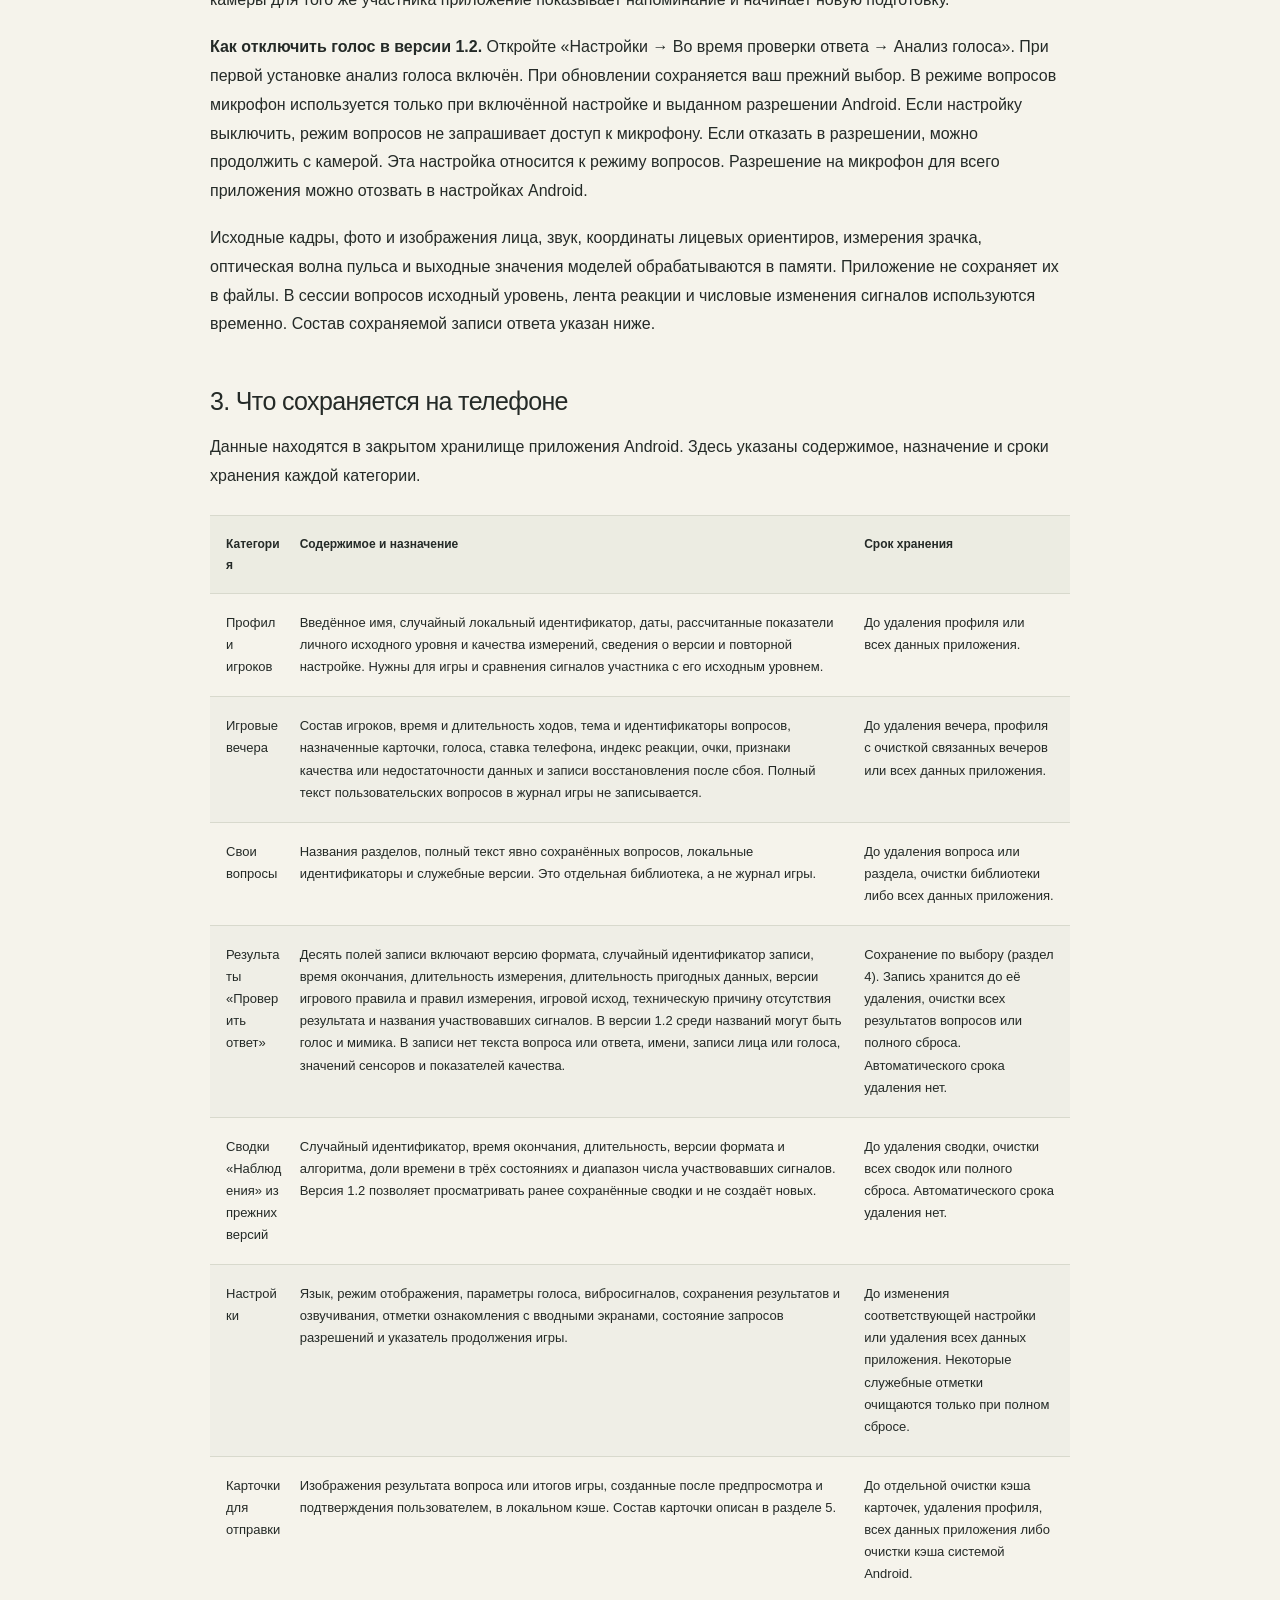
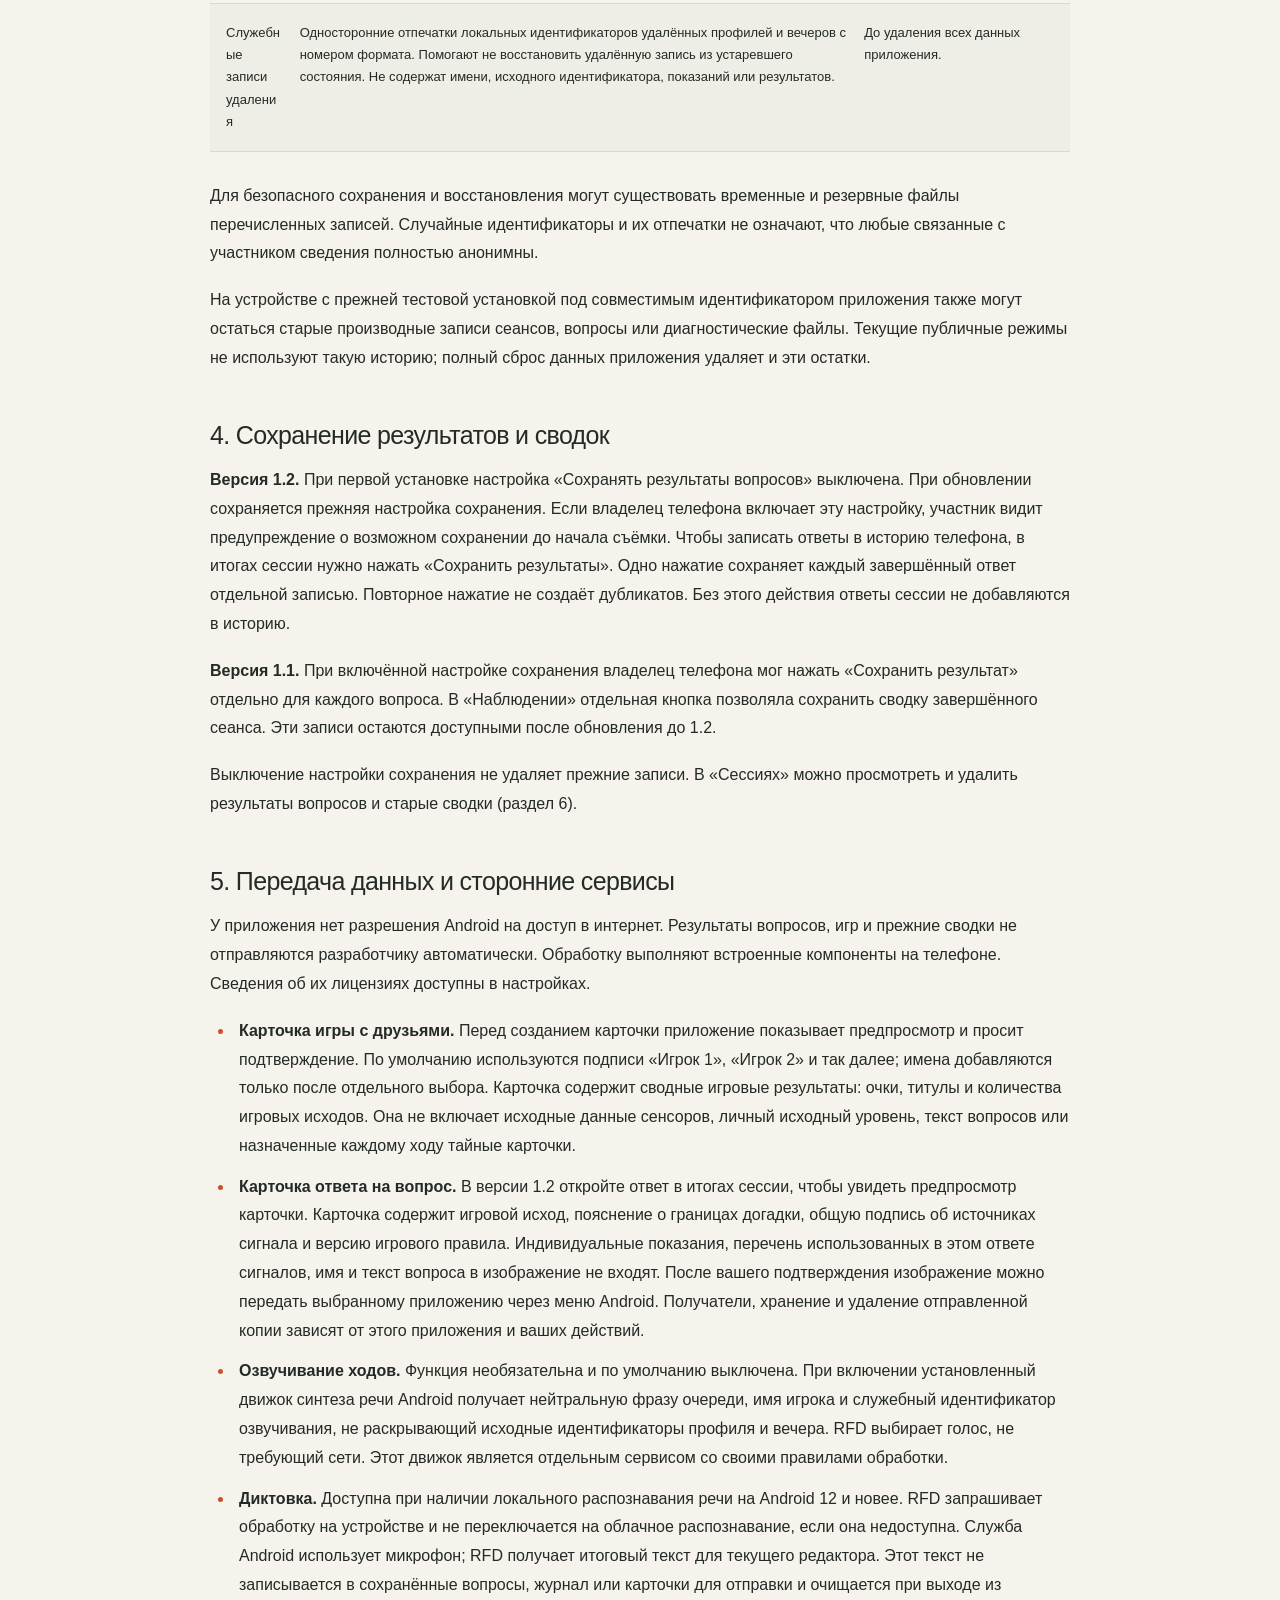
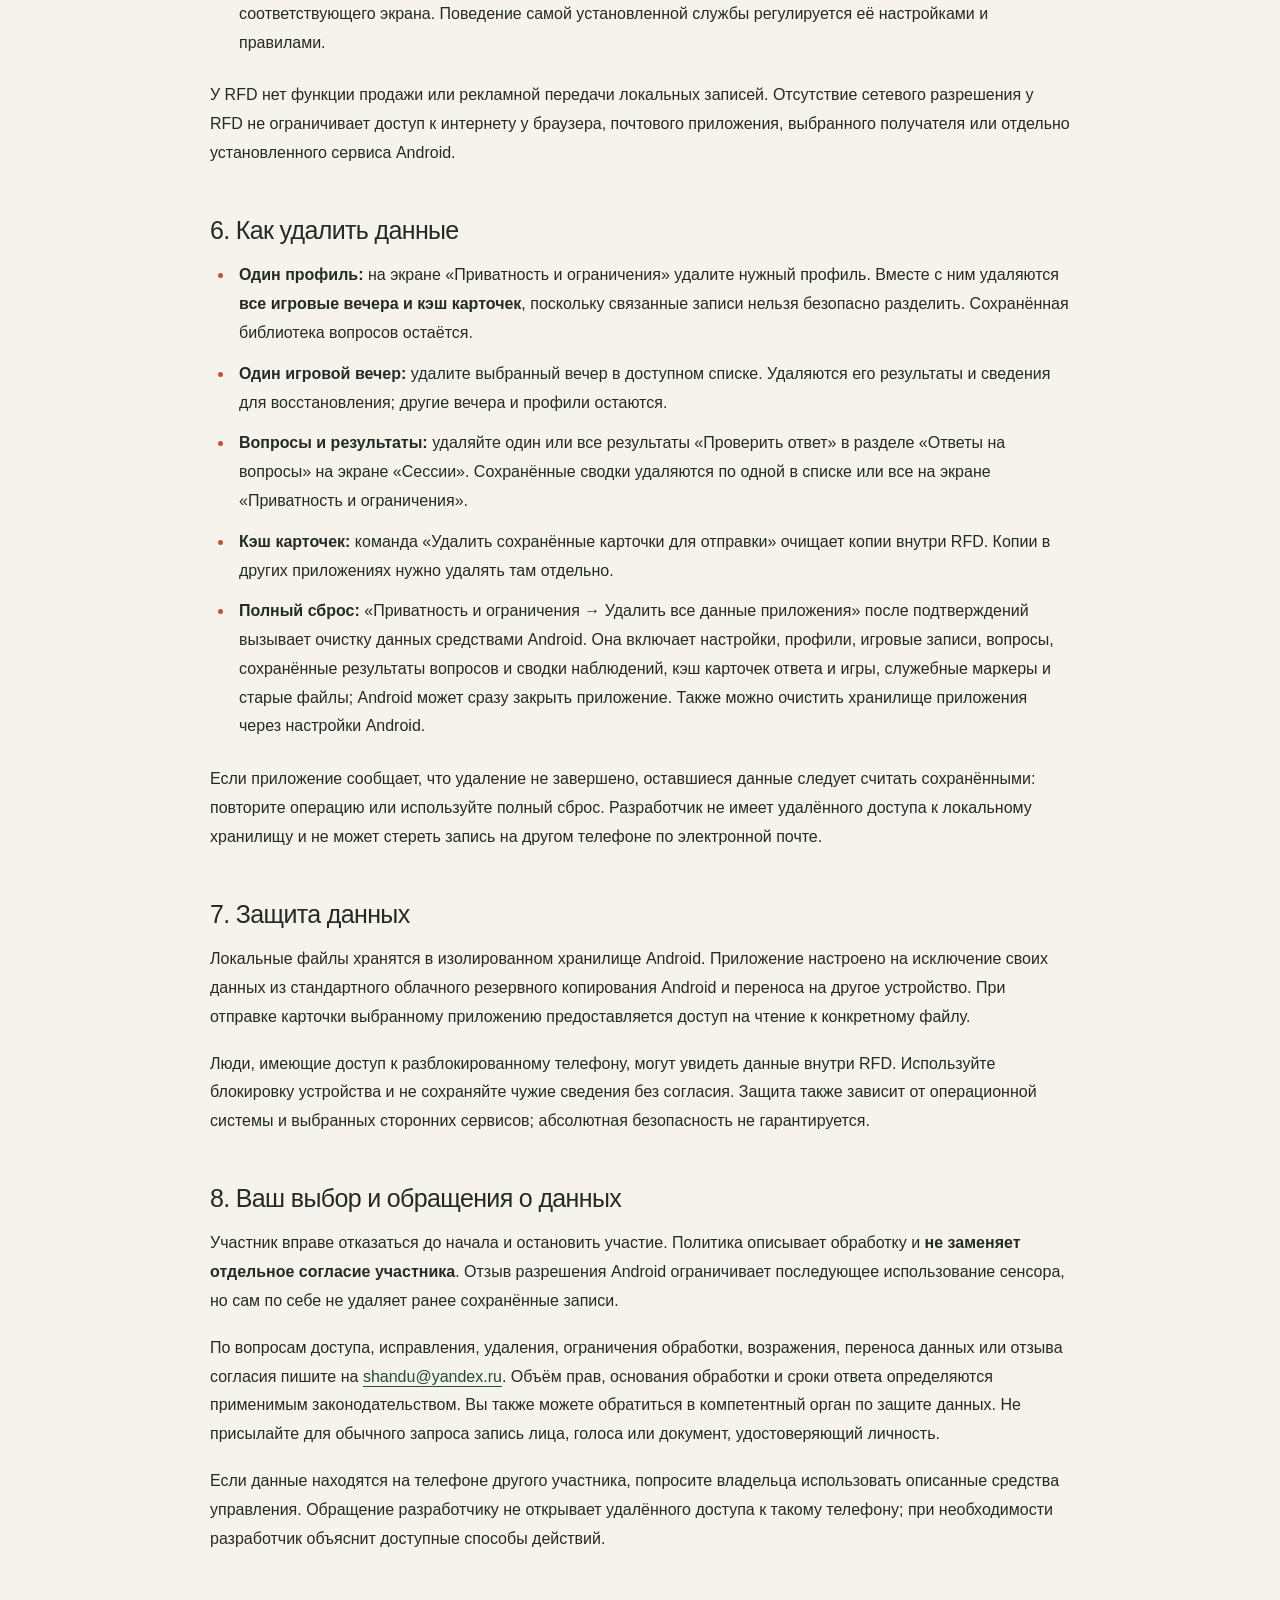
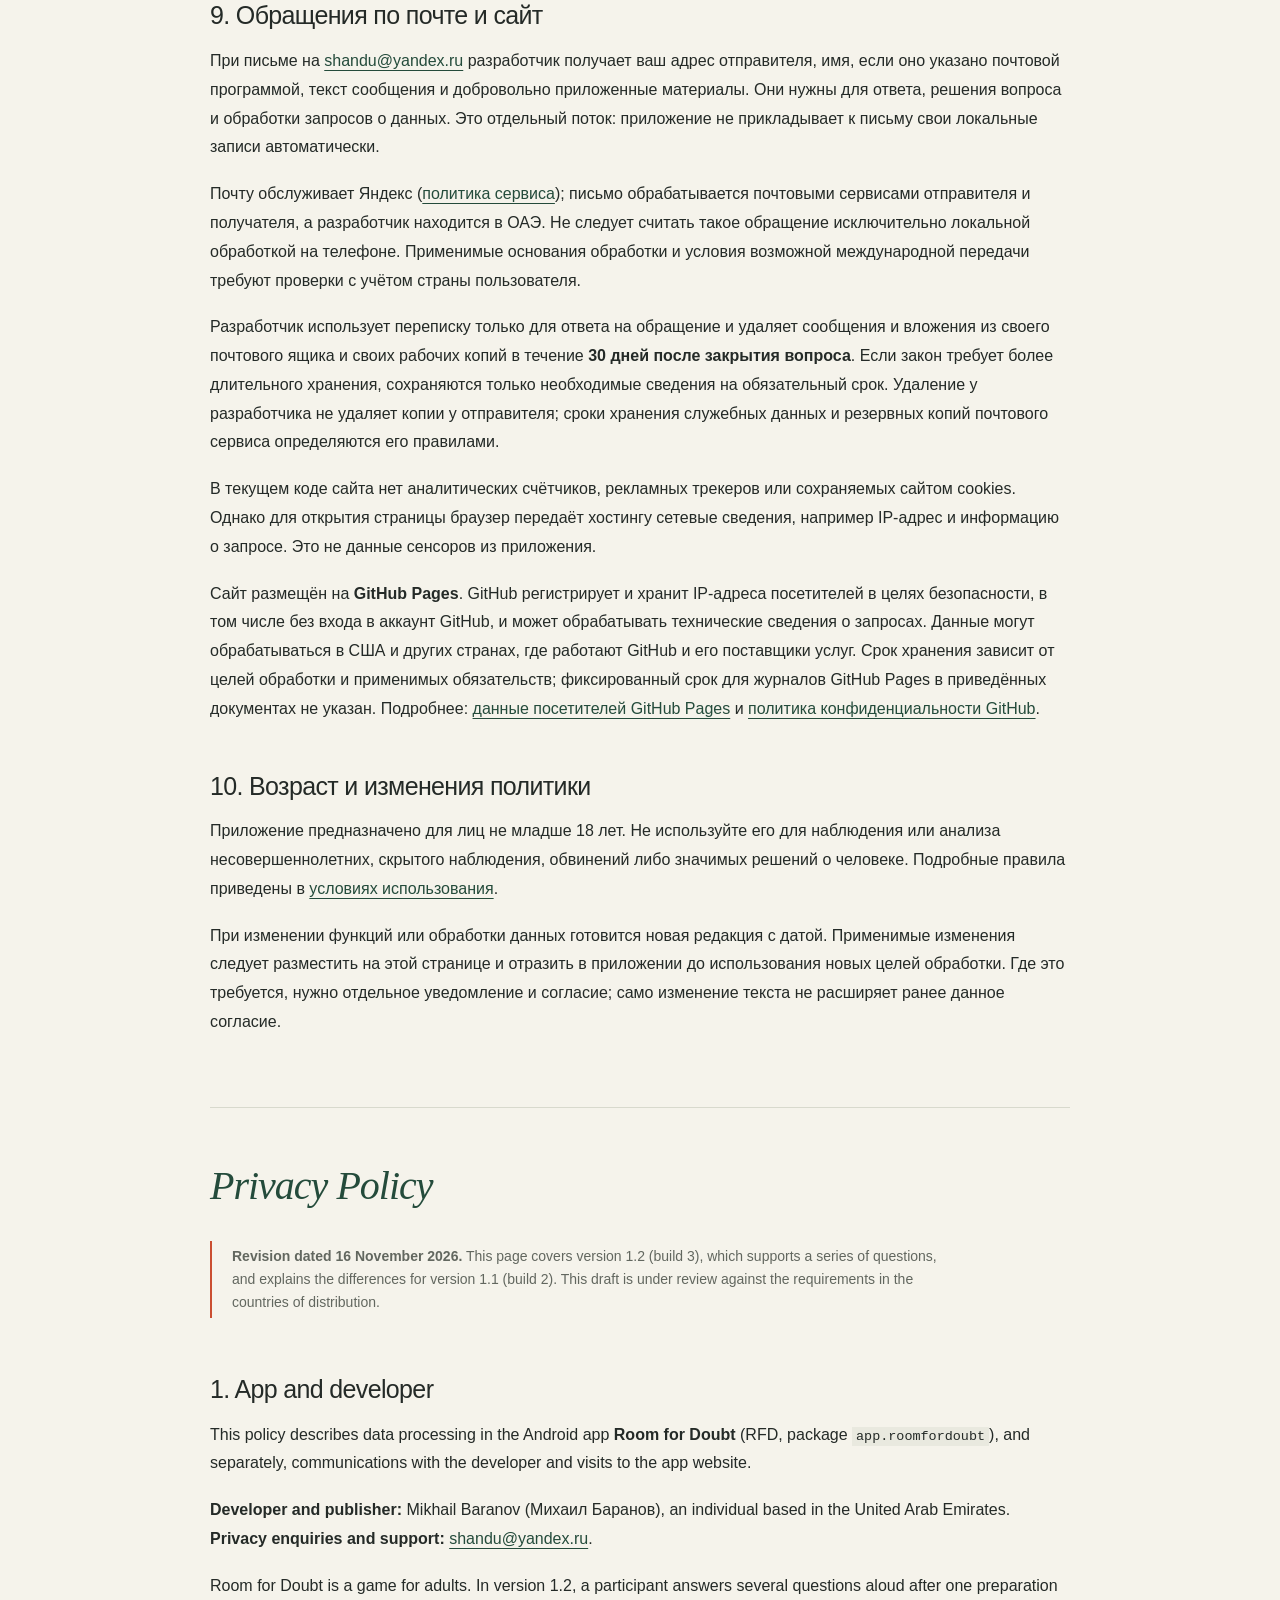
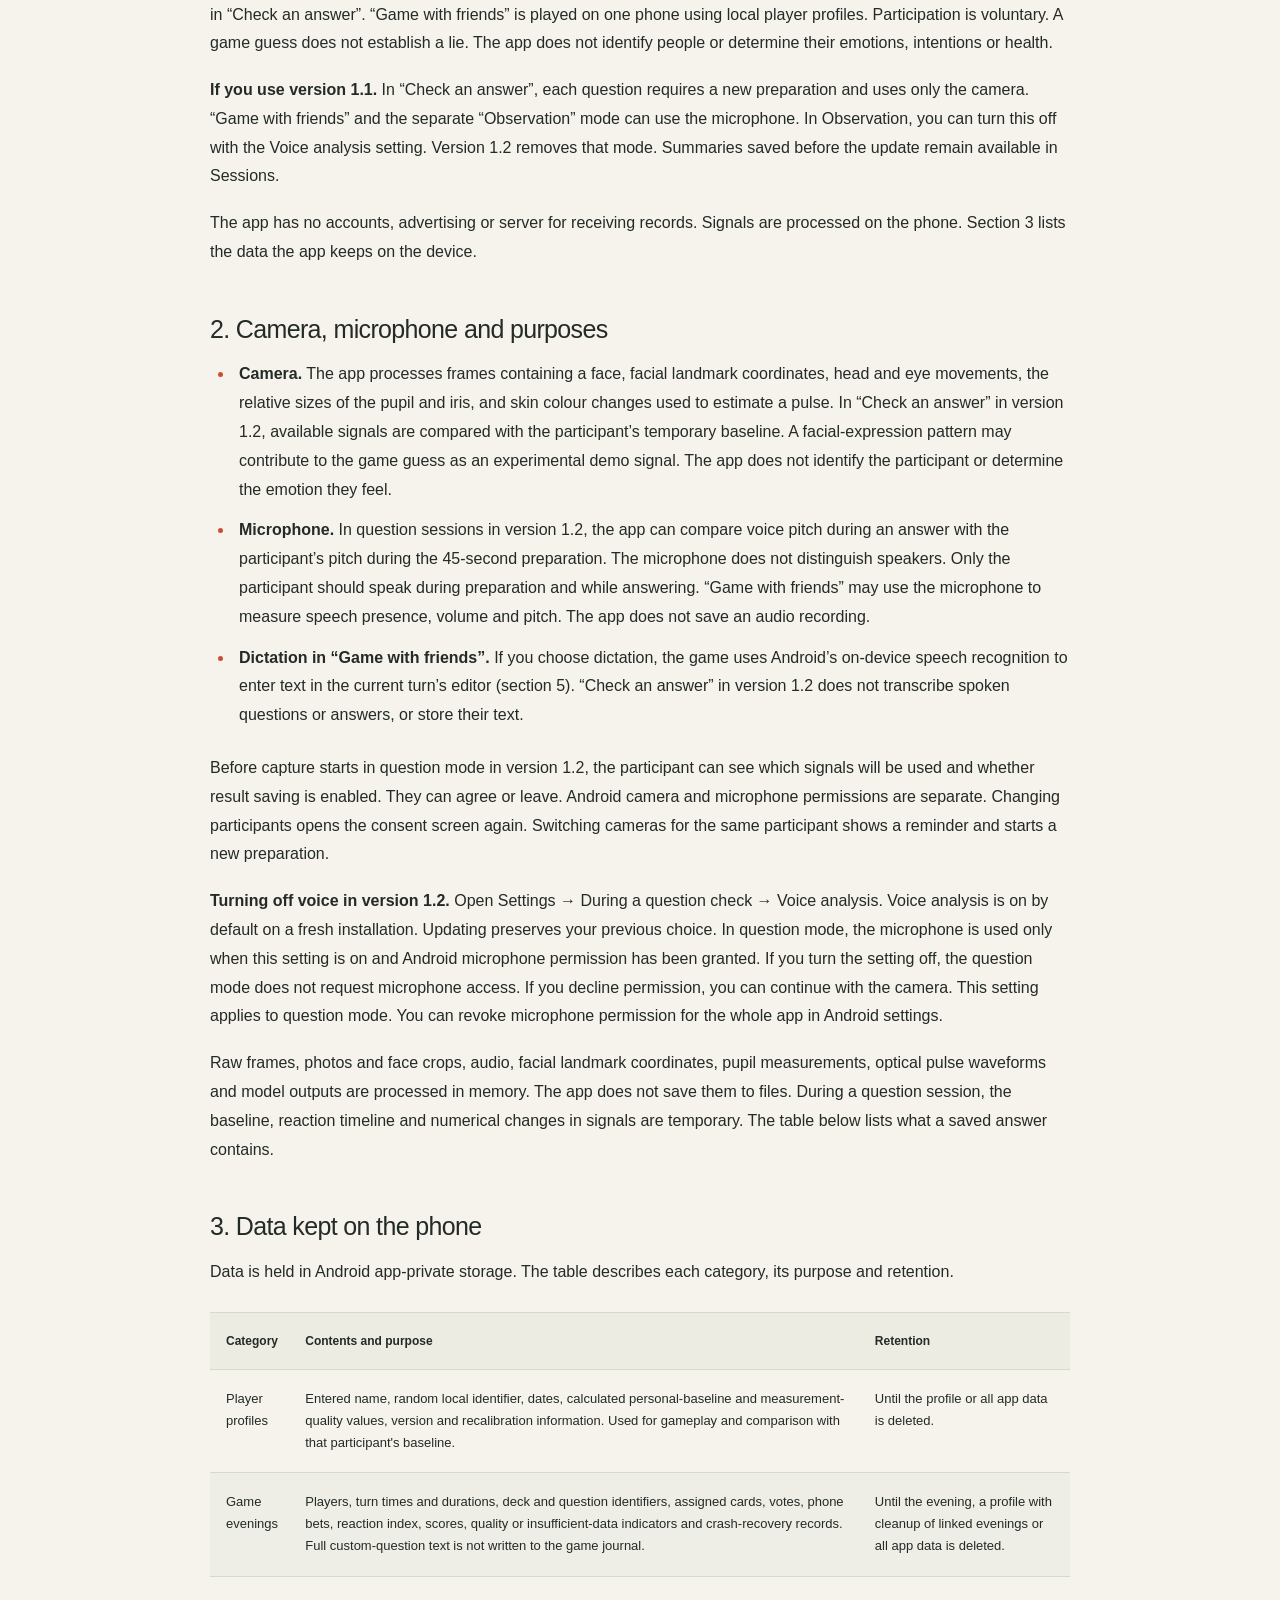
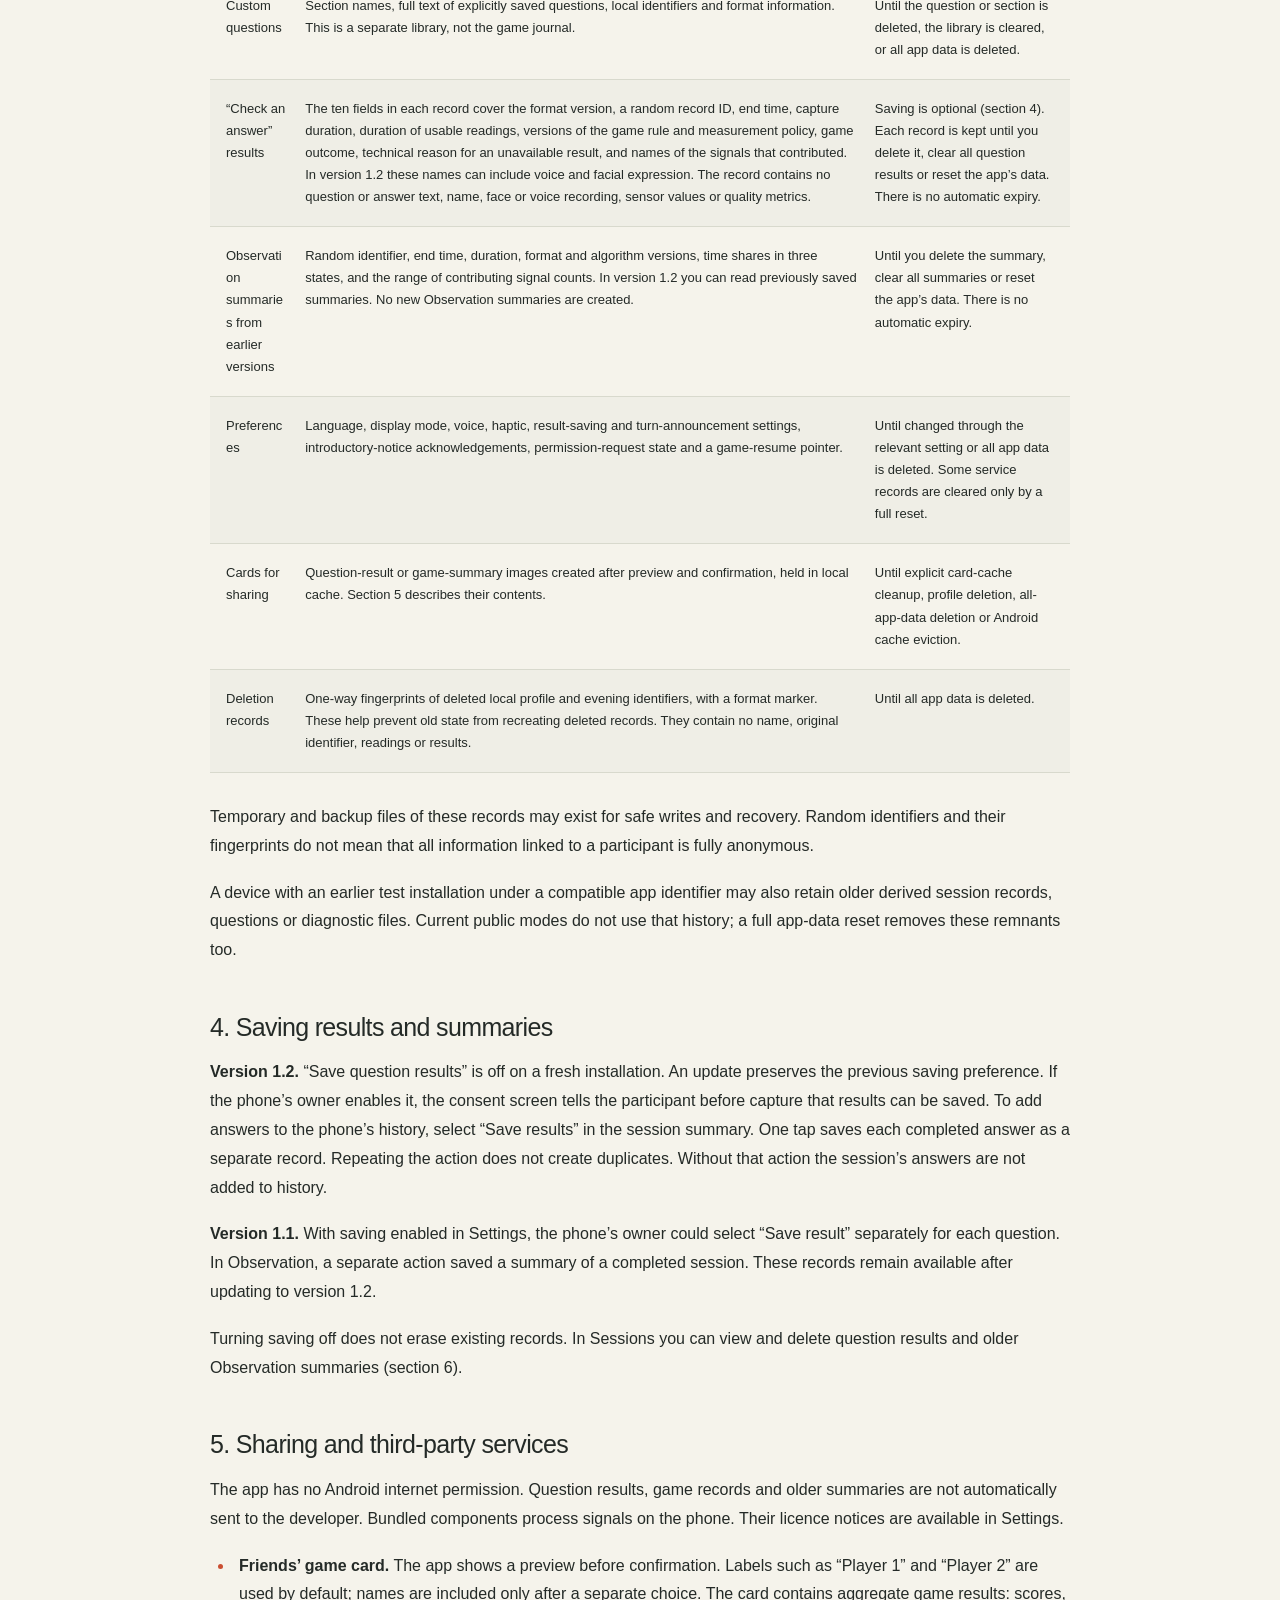
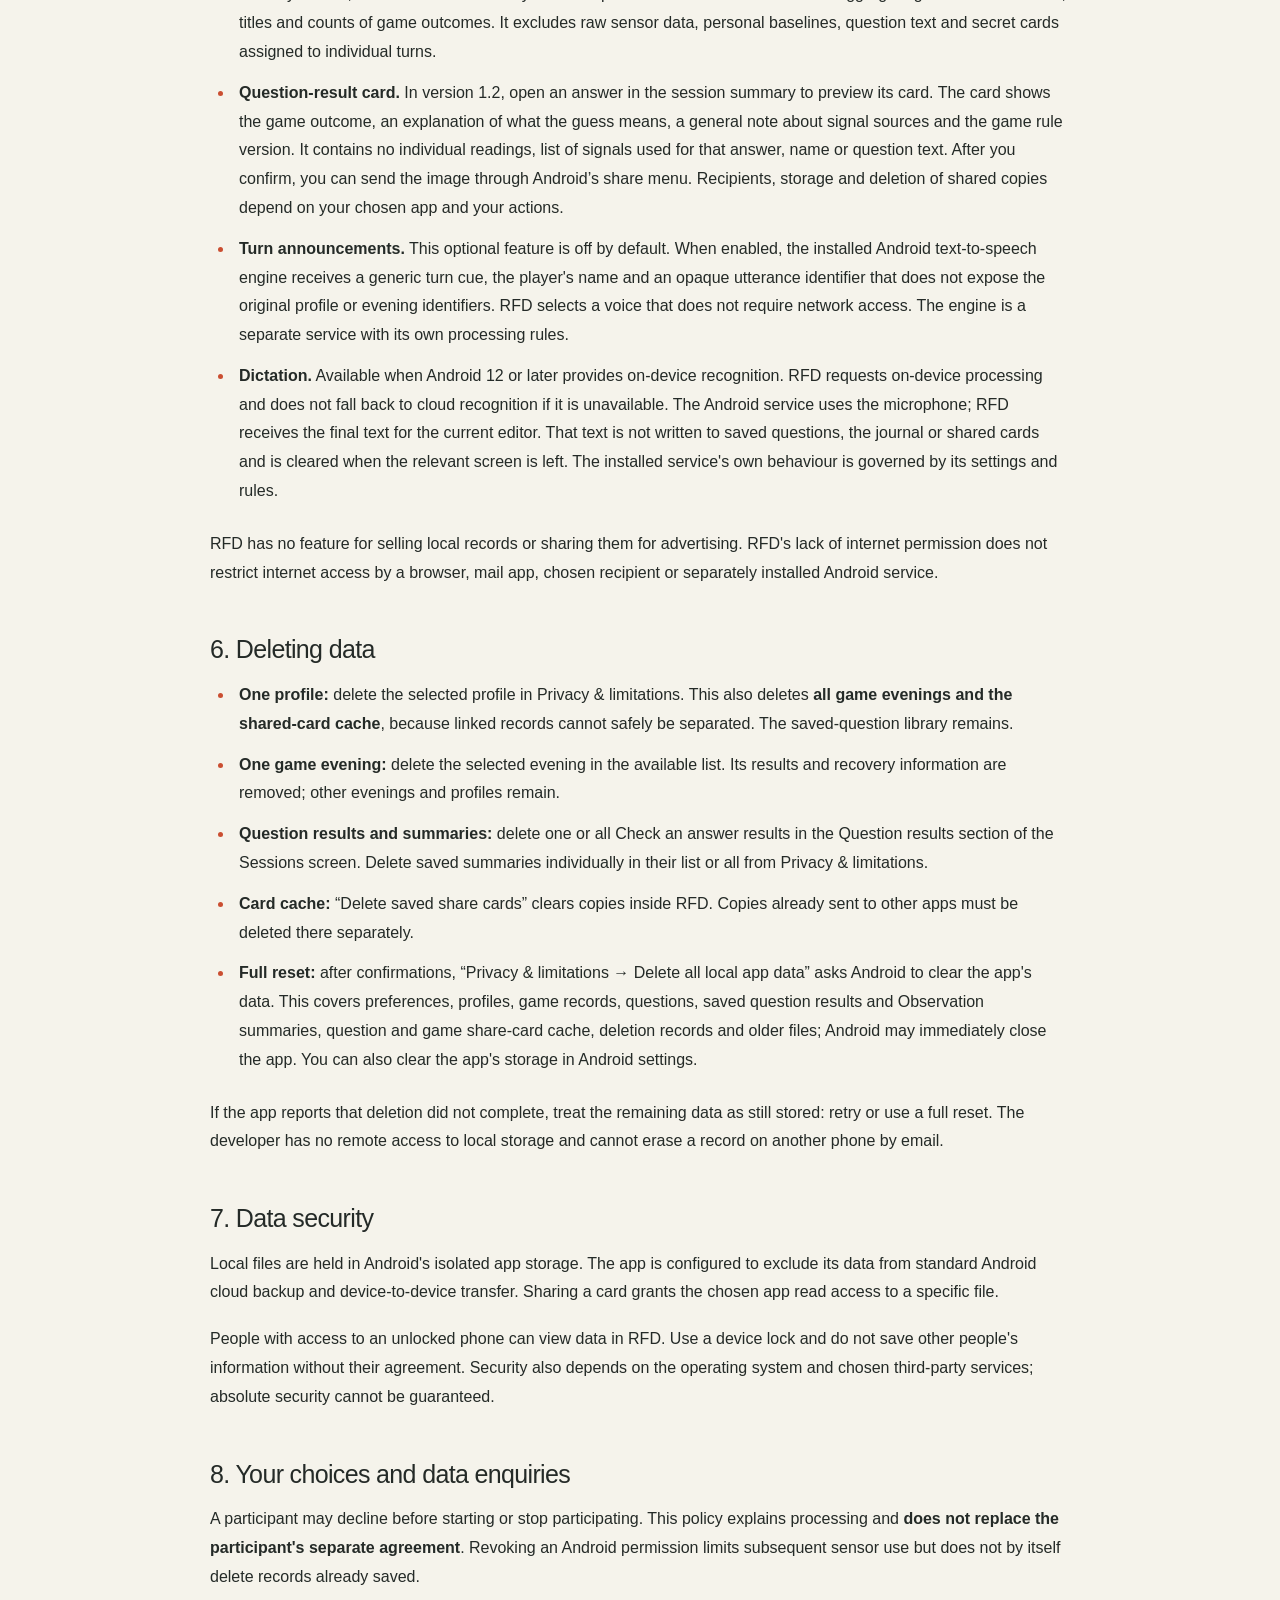
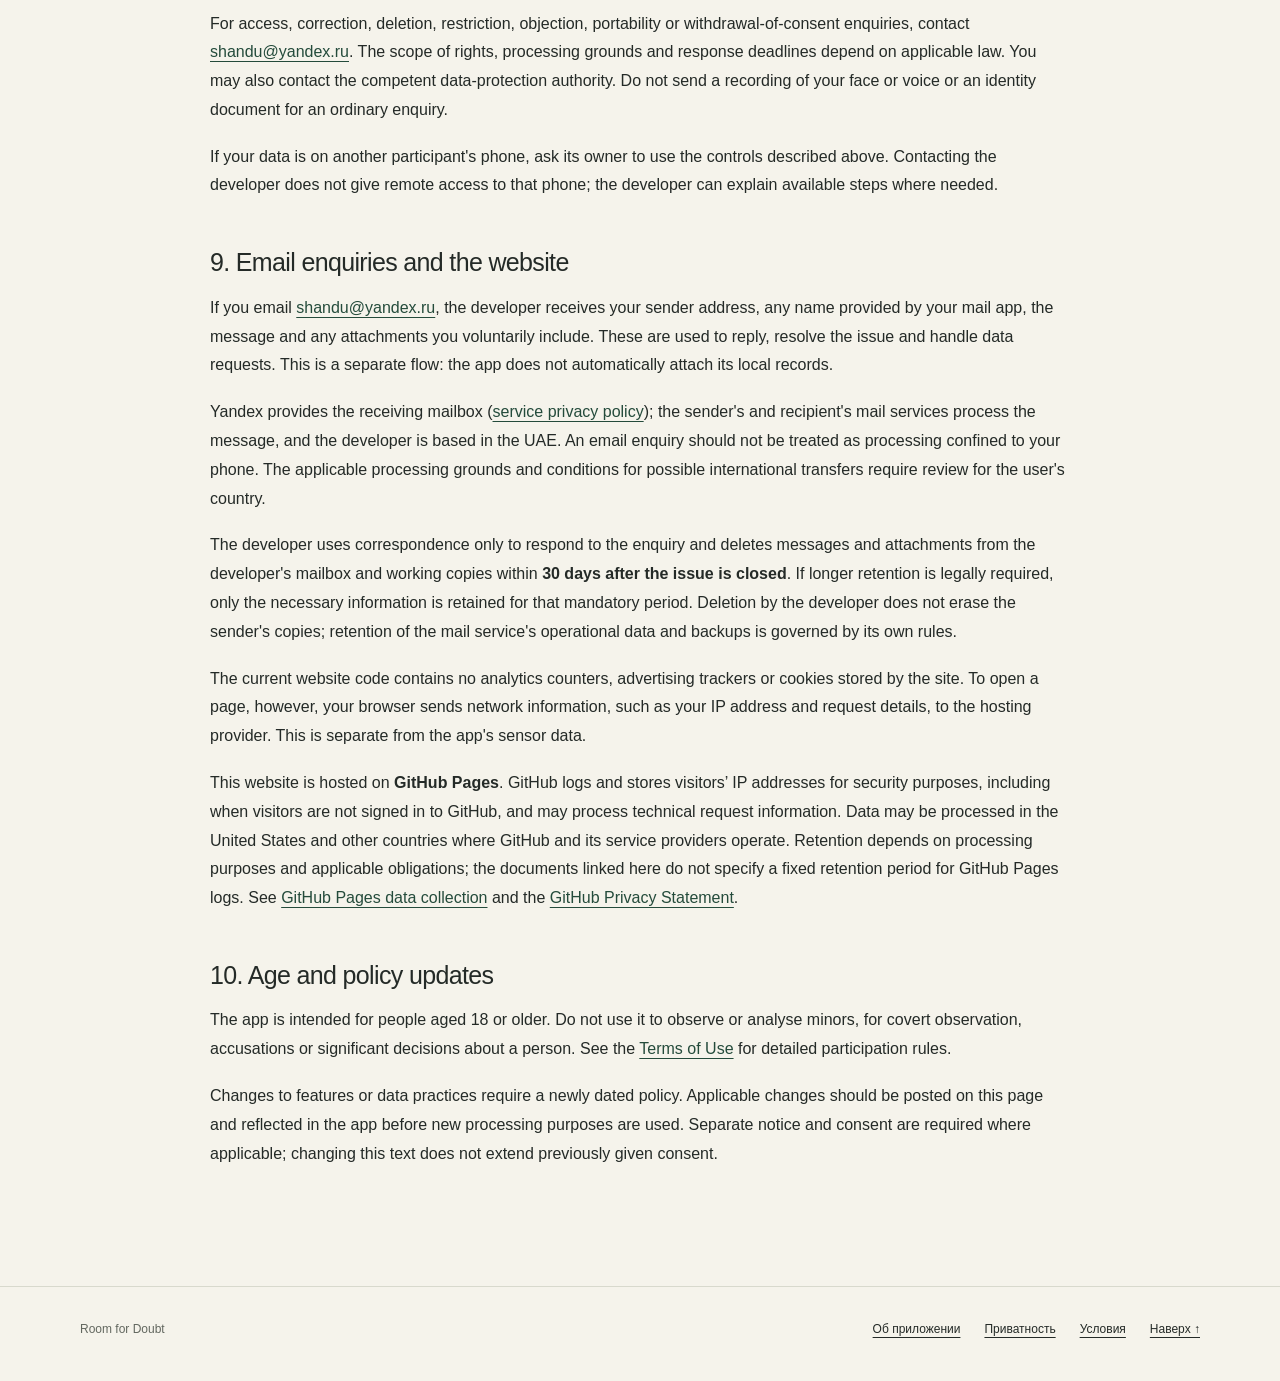
<file: privacy.html>
<!doctype html>
<html lang="ru">
<head>
  <meta charset="utf-8">
  <meta name="viewport" content="width=device-width, initial-scale=1">
  <meta name="theme-color" content="#f5f3eb">
  <title>Политика конфиденциальности — Room for Doubt</title>
  <meta name="description" content="Какие данные использует Room for Doubt, что сохраняется на телефоне, как удалить данные и связаться с разработчиком. Русская и английская версии.">
  <link rel="icon" href="assets/icon.svg" type="image/svg+xml">
  <link rel="stylesheet" href="assets/legal.css">
</head>
<body>
  <a class="skip-link" href="#content">Перейти к документу</a>
  <header class="site-header">
    <nav class="nav" aria-label="Основная навигация">
      <a class="brand" href="index.html"><img src="assets/icon.svg" width="36" height="36" alt="">Room for Doubt</a>
      <div class="nav-links">
        <a class="nav-home" href="index.html">Об приложении</a>
        <div class="languages" aria-label="Язык документа">
          <a href="#russian" lang="ru">Русский</a><span aria-hidden="true">/</span><a href="#english" lang="en">English</a>
        </div>
      </div>
    </nav>
  </header>
  <main class="document" id="content" tabindex="-1">
    <p class="document-kicker">Room for Doubt / Документы</p>
    <div class="legal-copy">
      <section id="russian" lang="ru" aria-labelledby="russian-title">
        <h1 id="russian-title">Политика конфиденциальности</h1>
        <div class="banner"><strong>Редакция от 16 ноября 2026 года.</strong> Ниже описаны версия 1.2 (сборка 3) с серией вопросов и отличия версии 1.1 (сборка 2). Редакция находится на проверке с учётом требований стран распространения.</div>

        <h2 id="ru-1">1. Приложение и разработчик</h2>
        <p>Эта политика описывает обработку данных в Android-приложении <strong>Room for Doubt</strong> (RFD, идентификатор <code>app.roomfordoubt</code>), а также отдельно — обращения к разработчику и посещение сайта приложения.</p>
        <p><strong>Разработчик и издатель:</strong> Михаил Баранов, физическое лицо, Объединённые Арабские Эмираты.<br><strong>Вопросы о конфиденциальности и поддержка:</strong> <a href="mailto:shandu@yandex.ru">shandu@yandex.ru</a>.</p>
        <p>Room for Doubt — игра для взрослых. В версии 1.2 в режиме «Проверить ответ» участник отвечает вслух на несколько вопросов после одной подготовки. «Игра с друзьями» проходит на одном телефоне и использует локальные профили игроков. Участие добровольно. Игровая догадка не устанавливает факт лжи. Приложение не распознаёт личность и не определяет эмоции, намерения или состояние здоровья.</p>
        <p><strong>Если у вас версия 1.1.</strong> В «Проверить ответ» для каждого вопроса нужна новая подготовка, работает только камера. В «Игре с друзьями» и в отдельном режиме «Наблюдение» может использоваться микрофон. В «Наблюдении» его можно отключить настройкой «Анализ голоса». В версии 1.2 режим «Наблюдение» убран. Сводки, сохранённые до обновления, доступны в «Сессиях».</p>
        <p>У приложения нет аккаунтов, рекламы и сервера для приёма записей. Сигналы обрабатываются на телефоне. В разделе 3 перечислены данные, которые приложение хранит на устройстве.</p>

        <h2 id="ru-2">2. Камера, микрофон и цели обработки</h2>
        <ul>
          <li><strong>Камера.</strong> Приложение обрабатывает кадры с лицом, координаты лицевых ориентиров, движения головы и глаз, соотношение размеров зрачка и радужки и изменения цвета кожи для приблизительной оценки пульса. В «Проверить ответ» версии 1.2 доступные сигналы сравниваются с временным исходным уровнем участника. Мимика может учитываться в игровой догадке как экспериментальный демо-сигнал. Приложение не устанавливает личность человека или испытываемую им эмоцию.</li>
          <li><strong>Микрофон.</strong> В режиме вопросов версии 1.2 приложение может сравнивать высоту голоса во время ответа с голосом участника при 45-секундной подготовке. Микрофон не различает говорящих. Пока идёт подготовка или ответ, говорить следует только участнику. В «Игре с друзьями» микрофон может использоваться для оценки наличия речи, громкости и высоты голоса. Аудиозапись не сохраняется.</li>
          <li><strong>Диктовка в «Игре с друзьями».</strong> По отдельному нажатию игра обращается к службе распознавания речи Android на устройстве для ввода текста в редакторе текущего хода (раздел 5). В «Проверить ответ» версии 1.2 устные вопросы и ответы не расшифровываются, их текст не сохраняется.</li>
        </ul>
        <p>В режиме вопросов версии 1.2 перед съёмкой участник видит, какие сигналы будут использоваться и включена ли возможность сохранения результатов. Он может согласиться или выйти. Разрешения Android на камеру и микрофон выдаются отдельно. При смене участника снова открывается экран согласия. При переключении камеры для того же участника приложение показывает напоминание и начинает новую подготовку.</p>
        <p><strong>Как отключить голос в версии 1.2.</strong> Откройте «Настройки → Во время проверки ответа → Анализ голоса». При первой установке анализ голоса включён. При обновлении сохраняется ваш прежний выбор. В режиме вопросов микрофон используется только при включённой настройке и выданном разрешении Android. Если настройку выключить, режим вопросов не запрашивает доступ к микрофону. Если отказать в разрешении, можно продолжить с камерой. Эта настройка относится к режиму вопросов. Разрешение на микрофон для всего приложения можно отозвать в настройках Android.</p>
        <p>Исходные кадры, фото и изображения лица, звук, координаты лицевых ориентиров, измерения зрачка, оптическая волна пульса и выходные значения моделей обрабатываются в памяти. Приложение не сохраняет их в файлы. В сессии вопросов исходный уровень, лента реакции и числовые изменения сигналов используются временно. Состав сохраняемой записи ответа указан ниже.</p>

        <h2 id="ru-3">3. Что сохраняется на телефоне</h2>
        <p>Данные находятся в закрытом хранилище приложения Android. Здесь указаны содержимое, назначение и сроки хранения каждой категории.</p>
        <div class="table-scroll" role="region" aria-label="Сохраняемые данные и сроки хранения" tabindex="0"><table>
          <thead><tr><th scope="col">Категория</th><th scope="col">Содержимое и назначение</th><th scope="col">Срок хранения</th></tr></thead>
          <tbody>
            <tr><td>Профили игроков</td><td>Введённое имя, случайный локальный идентификатор, даты, рассчитанные показатели личного исходного уровня и качества измерений, сведения о версии и повторной настройке. Нужны для игры и сравнения сигналов участника с его исходным уровнем.</td><td>До удаления профиля или всех данных приложения.</td></tr>
            <tr><td>Игровые вечера</td><td>Состав игроков, время и длительность ходов, тема и идентификаторы вопросов, назначенные карточки, голоса, ставка телефона, индекс реакции, очки, признаки качества или недостаточности данных и записи восстановления после сбоя. Полный текст пользовательских вопросов в журнал игры не записывается.</td><td>До удаления вечера, профиля с очисткой связанных вечеров или всех данных приложения.</td></tr>
            <tr><td>Свои вопросы</td><td>Названия разделов, полный текст явно сохранённых вопросов, локальные идентификаторы и служебные версии. Это отдельная библиотека, а не журнал игры.</td><td>До удаления вопроса или раздела, очистки библиотеки либо всех данных приложения.</td></tr>
            <tr><td>Результаты «Проверить ответ»</td><td>Десять полей записи включают версию формата, случайный идентификатор записи, время окончания, длительность измерения, длительность пригодных данных, версии игрового правила и правил измерения, игровой исход, техническую причину отсутствия результата и названия участвовавших сигналов. В версии 1.2 среди названий могут быть голос и мимика. В записи нет текста вопроса или ответа, имени, записи лица или голоса, значений сенсоров и показателей качества.</td><td>Сохранение по выбору (раздел 4). Запись хранится до её удаления, очистки всех результатов вопросов или полного сброса. Автоматического срока удаления нет.</td></tr>
            <tr><td>Сводки «Наблюдения» из прежних версий</td><td>Случайный идентификатор, время окончания, длительность, версии формата и алгоритма, доли времени в трёх состояниях и диапазон числа участвовавших сигналов. Версия 1.2 позволяет просматривать ранее сохранённые сводки и не создаёт новых.</td><td>До удаления сводки, очистки всех сводок или полного сброса. Автоматического срока удаления нет.</td></tr>
            <tr><td>Настройки</td><td>Язык, режим отображения, параметры голоса, вибросигналов, сохранения результатов и озвучивания, отметки ознакомления с вводными экранами, состояние запросов разрешений и указатель продолжения игры.</td><td>До изменения соответствующей настройки или удаления всех данных приложения. Некоторые служебные отметки очищаются только при полном сбросе.</td></tr>
            <tr><td>Карточки для отправки</td><td>Изображения результата вопроса или итогов игры, созданные после предпросмотра и подтверждения пользователем, в локальном кэше. Состав карточки описан в разделе 5.</td><td>До отдельной очистки кэша карточек, удаления профиля, всех данных приложения либо очистки кэша системой Android.</td></tr>
            <tr><td>Служебные записи удаления</td><td>Односторонние отпечатки локальных идентификаторов удалённых профилей и вечеров с номером формата. Помогают не восстановить удалённую запись из устаревшего состояния. Не содержат имени, исходного идентификатора, показаний или результатов.</td><td>До удаления всех данных приложения.</td></tr>
          </tbody>
        </table></div>
        <p>Для безопасного сохранения и восстановления могут существовать временные и резервные файлы перечисленных записей. Случайные идентификаторы и их отпечатки не означают, что любые связанные с участником сведения полностью анонимны.</p>
        <p>На устройстве с прежней тестовой установкой под совместимым идентификатором приложения также могут остаться старые производные записи сеансов, вопросы или диагностические файлы. Текущие публичные режимы не используют такую историю; полный сброс данных приложения удаляет и эти остатки.</p>

        <h2 id="ru-4">4. Сохранение результатов и сводок</h2>
        <p><strong>Версия 1.2.</strong> При первой установке настройка «Сохранять результаты вопросов» выключена. При обновлении сохраняется прежняя настройка сохранения. Если владелец телефона включает эту настройку, участник видит предупреждение о возможном сохранении до начала съёмки. Чтобы записать ответы в историю телефона, в итогах сессии нужно нажать «Сохранить результаты». Одно нажатие сохраняет каждый завершённый ответ отдельной записью. Повторное нажатие не создаёт дубликатов. Без этого действия ответы сессии не добавляются в историю.</p>
        <p><strong>Версия 1.1.</strong> При включённой настройке сохранения владелец телефона мог нажать «Сохранить результат» отдельно для каждого вопроса. В «Наблюдении» отдельная кнопка позволяла сохранить сводку завершённого сеанса. Эти записи остаются доступными после обновления до 1.2.</p>
        <p>Выключение настройки сохранения не удаляет прежние записи. В «Сессиях» можно просмотреть и удалить результаты вопросов и старые сводки (раздел 6).</p>

        <h2 id="ru-5">5. Передача данных и сторонние сервисы</h2>
        <p>У приложения нет разрешения Android на доступ в интернет. Результаты вопросов, игр и прежние сводки не отправляются разработчику автоматически. Обработку выполняют встроенные компоненты на телефоне. Сведения об их лицензиях доступны в настройках.</p>
        <ul>
          <li><strong>Карточка игры с друзьями.</strong> Перед созданием карточки приложение показывает предпросмотр и просит подтверждение. По умолчанию используются подписи «Игрок 1», «Игрок 2» и так далее; имена добавляются только после отдельного выбора. Карточка содержит сводные игровые результаты: очки, титулы и количества игровых исходов. Она не включает исходные данные сенсоров, личный исходный уровень, текст вопросов или назначенные каждому ходу тайные карточки.</li>
          <li><strong>Карточка ответа на вопрос.</strong> В версии 1.2 откройте ответ в итогах сессии, чтобы увидеть предпросмотр карточки. Карточка содержит игровой исход, пояснение о границах догадки, общую подпись об источниках сигнала и версию игрового правила. Индивидуальные показания, перечень использованных в этом ответе сигналов, имя и текст вопроса в изображение не входят. После вашего подтверждения изображение можно передать выбранному приложению через меню Android. Получатели, хранение и удаление отправленной копии зависят от этого приложения и ваших действий.</li>
          <li><strong>Озвучивание ходов.</strong> Функция необязательна и по умолчанию выключена. При включении установленный движок синтеза речи Android получает нейтральную фразу очереди, имя игрока и служебный идентификатор озвучивания, не раскрывающий исходные идентификаторы профиля и вечера. RFD выбирает голос, не требующий сети. Этот движок является отдельным сервисом со своими правилами обработки.</li>
          <li><strong>Диктовка.</strong> Доступна при наличии локального распознавания речи на Android 12 и новее. RFD запрашивает обработку на устройстве и не переключается на облачное распознавание, если она недоступна. Служба Android использует микрофон; RFD получает итоговый текст для текущего редактора. Этот текст не записывается в сохранённые вопросы, журнал или карточки для отправки и очищается при выходе из соответствующего экрана. Поведение самой установленной службы регулируется её настройками и правилами.</li>
        </ul>
        <p>У RFD нет функции продажи или рекламной передачи локальных записей. Отсутствие сетевого разрешения у RFD не ограничивает доступ к интернету у браузера, почтового приложения, выбранного получателя или отдельно установленного сервиса Android.</p>

        <h2 id="ru-6">6. Как удалить данные</h2>
        <ul>
          <li><strong>Один профиль:</strong> на экране «Приватность и ограничения» удалите нужный профиль. Вместе с ним удаляются <strong>все игровые вечера и кэш карточек</strong>, поскольку связанные записи нельзя безопасно разделить. Сохранённая библиотека вопросов остаётся.</li>
          <li><strong>Один игровой вечер:</strong> удалите выбранный вечер в доступном списке. Удаляются его результаты и сведения для восстановления; другие вечера и профили остаются.</li>
          <li><strong>Вопросы и результаты:</strong> удаляйте один или все результаты «Проверить ответ» в разделе «Ответы на вопросы» на экране «Сессии». Сохранённые сводки удаляются по одной в списке или все на экране «Приватность и ограничения».</li>
          <li><strong>Кэш карточек:</strong> команда «Удалить сохранённые карточки для отправки» очищает копии внутри RFD. Копии в других приложениях нужно удалять там отдельно.</li>
          <li><strong>Полный сброс:</strong> «Приватность и ограничения → Удалить все данные приложения» после подтверждений вызывает очистку данных средствами Android. Она включает настройки, профили, игровые записи, вопросы, сохранённые результаты вопросов и сводки наблюдений, кэш карточек ответа и игры, служебные маркеры и старые файлы; Android может сразу закрыть приложение. Также можно очистить хранилище приложения через настройки Android.</li>
        </ul>
        <p>Если приложение сообщает, что удаление не завершено, оставшиеся данные следует считать сохранёнными: повторите операцию или используйте полный сброс. Разработчик не имеет удалённого доступа к локальному хранилищу и не может стереть запись на другом телефоне по электронной почте.</p>

        <h2 id="ru-7">7. Защита данных</h2>
        <p>Локальные файлы хранятся в изолированном хранилище Android. Приложение настроено на исключение своих данных из стандартного облачного резервного копирования Android и переноса на другое устройство. При отправке карточки выбранному приложению предоставляется доступ на чтение к конкретному файлу.</p>
        <p>Люди, имеющие доступ к разблокированному телефону, могут увидеть данные внутри RFD. Используйте блокировку устройства и не сохраняйте чужие сведения без согласия. Защита также зависит от операционной системы и выбранных сторонних сервисов; абсолютная безопасность не гарантируется.</p>

        <h2 id="ru-8">8. Ваш выбор и обращения о данных</h2>
        <p>Участник вправе отказаться до начала и остановить участие. Политика описывает обработку и <strong>не заменяет отдельное согласие участника</strong>. Отзыв разрешения Android ограничивает последующее использование сенсора, но сам по себе не удаляет ранее сохранённые записи.</p>
        <p>По вопросам доступа, исправления, удаления, ограничения обработки, возражения, переноса данных или отзыва согласия пишите на <a href="mailto:shandu@yandex.ru">shandu@yandex.ru</a>. Объём прав, основания обработки и сроки ответа определяются применимым законодательством. Вы также можете обратиться в компетентный орган по защите данных. Не присылайте для обычного запроса запись лица, голоса или документ, удостоверяющий личность.</p>
        <p>Если данные находятся на телефоне другого участника, попросите владельца использовать описанные средства управления. Обращение разработчику не открывает удалённого доступа к такому телефону; при необходимости разработчик объяснит доступные способы действий.</p>

        <h2 id="ru-9">9. Обращения по почте и сайт</h2>
        <p>При письме на <a href="mailto:shandu@yandex.ru">shandu@yandex.ru</a> разработчик получает ваш адрес отправителя, имя, если оно указано почтовой программой, текст сообщения и добровольно приложенные материалы. Они нужны для ответа, решения вопроса и обработки запросов о данных. Это отдельный поток: приложение не прикладывает к письму свои локальные записи автоматически.</p>
        <p>Почту обслуживает Яндекс (<a href="https://yandex.ru/legal/confidential/ru/">политика сервиса</a>); письмо обрабатывается почтовыми сервисами отправителя и получателя, а разработчик находится в ОАЭ. Не следует считать такое обращение исключительно локальной обработкой на телефоне. Применимые основания обработки и условия возможной международной передачи требуют проверки с учётом страны пользователя.</p>
        <p>Разработчик использует переписку только для ответа на обращение и удаляет сообщения и вложения из своего почтового ящика и своих рабочих копий в течение <strong>30 дней после закрытия вопроса</strong>. Если закон требует более длительного хранения, сохраняются только необходимые сведения на обязательный срок. Удаление у разработчика не удаляет копии у отправителя; сроки хранения служебных данных и резервных копий почтового сервиса определяются его правилами.</p>
        <p>В текущем коде сайта нет аналитических счётчиков, рекламных трекеров или сохраняемых сайтом cookies. Однако для открытия страницы браузер передаёт хостингу сетевые сведения, например IP-адрес и информацию о запросе. Это не данные сенсоров из приложения.</p>
        <p>Сайт размещён на <strong>GitHub Pages</strong>. GitHub регистрирует и хранит IP-адреса посетителей в целях безопасности, в том числе без входа в аккаунт GitHub, и может обрабатывать технические сведения о запросах. Данные могут обрабатываться в США и других странах, где работают GitHub и его поставщики услуг. Срок хранения зависит от целей обработки и применимых обязательств; фиксированный срок для журналов GitHub Pages в приведённых документах не указан. Подробнее: <a href="https://docs.github.com/en/pages/getting-started-with-github-pages/what-is-github-pages#data-collection">данные посетителей GitHub Pages</a> и <a href="https://docs.github.com/en/site-policy/privacy-policies/github-general-privacy-statement">политика конфиденциальности GitHub</a>.</p>

        <h2 id="ru-10">10. Возраст и изменения политики</h2>
        <p>Приложение предназначено для лиц не младше 18 лет. Не используйте его для наблюдения или анализа несовершеннолетних, скрытого наблюдения, обвинений либо значимых решений о человеке. Подробные правила приведены в <a href="terms.html#russian">условиях использования</a>.</p>
        <p>При изменении функций или обработки данных готовится новая редакция с датой. Применимые изменения следует разместить на этой странице и отразить в приложении до использования новых целей обработки. Где это требуется, нужно отдельное уведомление и согласие; само изменение текста не расширяет ранее данное согласие.</p>
      </section>
      <hr>
      <section id="english" lang="en" aria-labelledby="english-title">
        <h2 class="lang" id="english-title">Privacy Policy</h2>
        <div class="banner"><strong>Revision dated 16 November 2026.</strong> This page covers version 1.2 (build 3), which supports a series of questions, and explains the differences for version 1.1 (build 2). This draft is under review against the requirements in the countries of distribution.</div>

        <h2 id="en-1">1. App and developer</h2>
        <p>This policy describes data processing in the Android app <strong>Room for Doubt</strong> (RFD, package <code>app.roomfordoubt</code>), and separately, communications with the developer and visits to the app website.</p>
        <p><strong>Developer and publisher:</strong> Mikhail Baranov (Михаил Баранов), an individual based in the United Arab Emirates.<br><strong>Privacy enquiries and support:</strong> <a href="mailto:shandu@yandex.ru">shandu@yandex.ru</a>.</p>
        <p>Room for Doubt is a game for adults. In version 1.2, a participant answers several questions aloud after one preparation in “Check an answer”. “Game with friends” is played on one phone using local player profiles. Participation is voluntary. A game guess does not establish a lie. The app does not identify people or determine their emotions, intentions or health.</p>
        <p><strong>If you use version 1.1.</strong> In “Check an answer”, each question requires a new preparation and uses only the camera. “Game with friends” and the separate “Observation” mode can use the microphone. In Observation, you can turn this off with the Voice analysis setting. Version 1.2 removes that mode. Summaries saved before the update remain available in Sessions.</p>
        <p>The app has no accounts, advertising or server for receiving records. Signals are processed on the phone. Section 3 lists the data the app keeps on the device.</p>

        <h2 id="en-2">2. Camera, microphone and purposes</h2>
        <ul>
          <li><strong>Camera.</strong> The app processes frames containing a face, facial landmark coordinates, head and eye movements, the relative sizes of the pupil and iris, and skin colour changes used to estimate a pulse. In “Check an answer” in version 1.2, available signals are compared with the participant’s temporary baseline. A facial-expression pattern may contribute to the game guess as an experimental demo signal. The app does not identify the participant or determine the emotion they feel.</li>
          <li><strong>Microphone.</strong> In question sessions in version 1.2, the app can compare voice pitch during an answer with the participant’s pitch during the 45-second preparation. The microphone does not distinguish speakers. Only the participant should speak during preparation and while answering. “Game with friends” may use the microphone to measure speech presence, volume and pitch. The app does not save an audio recording.</li>
          <li><strong>Dictation in “Game with friends”.</strong> If you choose dictation, the game uses Android’s on-device speech recognition to enter text in the current turn’s editor (section 5). “Check an answer” in version 1.2 does not transcribe spoken questions or answers, or store their text.</li>
        </ul>
        <p>Before capture starts in question mode in version 1.2, the participant can see which signals will be used and whether result saving is enabled. They can agree or leave. Android camera and microphone permissions are separate. Changing participants opens the consent screen again. Switching cameras for the same participant shows a reminder and starts a new preparation.</p>
        <p><strong>Turning off voice in version 1.2.</strong> Open Settings → During a question check → Voice analysis. Voice analysis is on by default on a fresh installation. Updating preserves your previous choice. In question mode, the microphone is used only when this setting is on and Android microphone permission has been granted. If you turn the setting off, the question mode does not request microphone access. If you decline permission, you can continue with the camera. This setting applies to question mode. You can revoke microphone permission for the whole app in Android settings.</p>
        <p>Raw frames, photos and face crops, audio, facial landmark coordinates, pupil measurements, optical pulse waveforms and model outputs are processed in memory. The app does not save them to files. During a question session, the baseline, reaction timeline and numerical changes in signals are temporary. The table below lists what a saved answer contains.</p>

        <h2 id="en-3">3. Data kept on the phone</h2>
        <p>Data is held in Android app-private storage. The table describes each category, its purpose and retention.</p>
        <div class="table-scroll" role="region" aria-label="Stored data and retention" tabindex="0"><table>
          <thead><tr><th scope="col">Category</th><th scope="col">Contents and purpose</th><th scope="col">Retention</th></tr></thead>
          <tbody>
            <tr><td>Player profiles</td><td>Entered name, random local identifier, dates, calculated personal-baseline and measurement-quality values, version and recalibration information. Used for gameplay and comparison with that participant's baseline.</td><td>Until the profile or all app data is deleted.</td></tr>
            <tr><td>Game evenings</td><td>Players, turn times and durations, deck and question identifiers, assigned cards, votes, phone bets, reaction index, scores, quality or insufficient-data indicators and crash-recovery records. Full custom-question text is not written to the game journal.</td><td>Until the evening, a profile with cleanup of linked evenings or all app data is deleted.</td></tr>
            <tr><td>Custom questions</td><td>Section names, full text of explicitly saved questions, local identifiers and format information. This is a separate library, not the game journal.</td><td>Until the question or section is deleted, the library is cleared, or all app data is deleted.</td></tr>
            <tr><td>“Check an answer” results</td><td>The ten fields in each record cover the format version, a random record ID, end time, capture duration, duration of usable readings, versions of the game rule and measurement policy, game outcome, technical reason for an unavailable result, and names of the signals that contributed. In version 1.2 these names can include voice and facial expression. The record contains no question or answer text, name, face or voice recording, sensor values or quality metrics.</td><td>Saving is optional (section 4). Each record is kept until you delete it, clear all question results or reset the app’s data. There is no automatic expiry.</td></tr>
            <tr><td>Observation summaries from earlier versions</td><td>Random identifier, end time, duration, format and algorithm versions, time shares in three states, and the range of contributing signal counts. In version 1.2 you can read previously saved summaries. No new Observation summaries are created.</td><td>Until you delete the summary, clear all summaries or reset the app’s data. There is no automatic expiry.</td></tr>
            <tr><td>Preferences</td><td>Language, display mode, voice, haptic, result-saving and turn-announcement settings, introductory-notice acknowledgements, permission-request state and a game-resume pointer.</td><td>Until changed through the relevant setting or all app data is deleted. Some service records are cleared only by a full reset.</td></tr>
            <tr><td>Cards for sharing</td><td>Question-result or game-summary images created after preview and confirmation, held in local cache. Section 5 describes their contents.</td><td>Until explicit card-cache cleanup, profile deletion, all-app-data deletion or Android cache eviction.</td></tr>
            <tr><td>Deletion records</td><td>One-way fingerprints of deleted local profile and evening identifiers, with a format marker. These help prevent old state from recreating deleted records. They contain no name, original identifier, readings or results.</td><td>Until all app data is deleted.</td></tr>
          </tbody>
        </table></div>
        <p>Temporary and backup files of these records may exist for safe writes and recovery. Random identifiers and their fingerprints do not mean that all information linked to a participant is fully anonymous.</p>
        <p>A device with an earlier test installation under a compatible app identifier may also retain older derived session records, questions or diagnostic files. Current public modes do not use that history; a full app-data reset removes these remnants too.</p>

        <h2 id="en-4">4. Saving results and summaries</h2>
        <p><strong>Version 1.2.</strong> “Save question results” is off on a fresh installation. An update preserves the previous saving preference. If the phone’s owner enables it, the consent screen tells the participant before capture that results can be saved. To add answers to the phone’s history, select “Save results” in the session summary. One tap saves each completed answer as a separate record. Repeating the action does not create duplicates. Without that action the session’s answers are not added to history.</p>
        <p><strong>Version 1.1.</strong> With saving enabled in Settings, the phone’s owner could select “Save result” separately for each question. In Observation, a separate action saved a summary of a completed session. These records remain available after updating to version 1.2.</p>
        <p>Turning saving off does not erase existing records. In Sessions you can view and delete question results and older Observation summaries (section 6).</p>

        <h2 id="en-5">5. Sharing and third-party services</h2>
        <p>The app has no Android internet permission. Question results, game records and older summaries are not automatically sent to the developer. Bundled components process signals on the phone. Their licence notices are available in Settings.</p>
        <ul>
          <li><strong>Friends’ game card.</strong> The app shows a preview before confirmation. Labels such as “Player 1” and “Player 2” are used by default; names are included only after a separate choice. The card contains aggregate game results: scores, titles and counts of game outcomes. It excludes raw sensor data, personal baselines, question text and secret cards assigned to individual turns.</li>
          <li><strong>Question-result card.</strong> In version 1.2, open an answer in the session summary to preview its card. The card shows the game outcome, an explanation of what the guess means, a general note about signal sources and the game rule version. It contains no individual readings, list of signals used for that answer, name or question text. After you confirm, you can send the image through Android’s share menu. Recipients, storage and deletion of shared copies depend on your chosen app and your actions.</li>
          <li><strong>Turn announcements.</strong> This optional feature is off by default. When enabled, the installed Android text-to-speech engine receives a generic turn cue, the player's name and an opaque utterance identifier that does not expose the original profile or evening identifiers. RFD selects a voice that does not require network access. The engine is a separate service with its own processing rules.</li>
          <li><strong>Dictation.</strong> Available when Android 12 or later provides on-device recognition. RFD requests on-device processing and does not fall back to cloud recognition if it is unavailable. The Android service uses the microphone; RFD receives the final text for the current editor. That text is not written to saved questions, the journal or shared cards and is cleared when the relevant screen is left. The installed service's own behaviour is governed by its settings and rules.</li>
        </ul>
        <p>RFD has no feature for selling local records or sharing them for advertising. RFD's lack of internet permission does not restrict internet access by a browser, mail app, chosen recipient or separately installed Android service.</p>

        <h2 id="en-6">6. Deleting data</h2>
        <ul>
          <li><strong>One profile:</strong> delete the selected profile in Privacy &amp; limitations. This also deletes <strong>all game evenings and the shared-card cache</strong>, because linked records cannot safely be separated. The saved-question library remains.</li>
          <li><strong>One game evening:</strong> delete the selected evening in the available list. Its results and recovery information are removed; other evenings and profiles remain.</li>
          <li><strong>Question results and summaries:</strong> delete one or all Check an answer results in the Question results section of the Sessions screen. Delete saved summaries individually in their list or all from Privacy &amp; limitations.</li>
          <li><strong>Card cache:</strong> “Delete saved share cards” clears copies inside RFD. Copies already sent to other apps must be deleted there separately.</li>
          <li><strong>Full reset:</strong> after confirmations, “Privacy &amp; limitations → Delete all local app data” asks Android to clear the app's data. This covers preferences, profiles, game records, questions, saved question results and Observation summaries, question and game share-card cache, deletion records and older files; Android may immediately close the app. You can also clear the app's storage in Android settings.</li>
        </ul>
        <p>If the app reports that deletion did not complete, treat the remaining data as still stored: retry or use a full reset. The developer has no remote access to local storage and cannot erase a record on another phone by email.</p>

        <h2 id="en-7">7. Data security</h2>
        <p>Local files are held in Android's isolated app storage. The app is configured to exclude its data from standard Android cloud backup and device-to-device transfer. Sharing a card grants the chosen app read access to a specific file.</p>
        <p>People with access to an unlocked phone can view data in RFD. Use a device lock and do not save other people's information without their agreement. Security also depends on the operating system and chosen third-party services; absolute security cannot be guaranteed.</p>

        <h2 id="en-8">8. Your choices and data enquiries</h2>
        <p>A participant may decline before starting or stop participating. This policy explains processing and <strong>does not replace the participant's separate agreement</strong>. Revoking an Android permission limits subsequent sensor use but does not by itself delete records already saved.</p>
        <p>For access, correction, deletion, restriction, objection, portability or withdrawal-of-consent enquiries, contact <a href="mailto:shandu@yandex.ru">shandu@yandex.ru</a>. The scope of rights, processing grounds and response deadlines depend on applicable law. You may also contact the competent data-protection authority. Do not send a recording of your face or voice or an identity document for an ordinary enquiry.</p>
        <p>If your data is on another participant's phone, ask its owner to use the controls described above. Contacting the developer does not give remote access to that phone; the developer can explain available steps where needed.</p>

        <h2 id="en-9">9. Email enquiries and the website</h2>
        <p>If you email <a href="mailto:shandu@yandex.ru">shandu@yandex.ru</a>, the developer receives your sender address, any name provided by your mail app, the message and any attachments you voluntarily include. These are used to reply, resolve the issue and handle data requests. This is a separate flow: the app does not automatically attach its local records.</p>
        <p>Yandex provides the receiving mailbox (<a href="https://yandex.com/legal/confidential/">service privacy policy</a>); the sender's and recipient's mail services process the message, and the developer is based in the UAE. An email enquiry should not be treated as processing confined to your phone. The applicable processing grounds and conditions for possible international transfers require review for the user's country.</p>
        <p>The developer uses correspondence only to respond to the enquiry and deletes messages and attachments from the developer's mailbox and working copies within <strong>30 days after the issue is closed</strong>. If longer retention is legally required, only the necessary information is retained for that mandatory period. Deletion by the developer does not erase the sender's copies; retention of the mail service's operational data and backups is governed by its own rules.</p>
        <p>The current website code contains no analytics counters, advertising trackers or cookies stored by the site. To open a page, however, your browser sends network information, such as your IP address and request details, to the hosting provider. This is separate from the app's sensor data.</p>
        <p>This website is hosted on <strong>GitHub Pages</strong>. GitHub logs and stores visitors’ IP addresses for security purposes, including when visitors are not signed in to GitHub, and may process technical request information. Data may be processed in the United States and other countries where GitHub and its service providers operate. Retention depends on processing purposes and applicable obligations; the documents linked here do not specify a fixed retention period for GitHub Pages logs. See <a href="https://docs.github.com/en/pages/getting-started-with-github-pages/what-is-github-pages#data-collection">GitHub Pages data collection</a> and the <a href="https://docs.github.com/en/site-policy/privacy-policies/github-general-privacy-statement">GitHub Privacy Statement</a>.</p>

        <h2 id="en-10">10. Age and policy updates</h2>
        <p>The app is intended for people aged 18 or older. Do not use it to observe or analyse minors, for covert observation, accusations or significant decisions about a person. See the <a href="terms.html#english">Terms of Use</a> for detailed participation rules.</p>
        <p>Changes to features or data practices require a newly dated policy. Applicable changes should be posted on this page and reflected in the app before new processing purposes are used. Separate notice and consent are required where applicable; changing this text does not extend previously given consent.</p>
      </section>
    </div>
  </main>
  <footer class="site-footer">
    <div class="footer-inner">
      <p class="footer-name">Room for Doubt</p>
      <nav class="footer-links" aria-label="Документы и приложение">
        <a href="index.html">Об приложении</a>
        <a href="privacy.html" aria-current="page">Приватность</a>
        <a href="terms.html">Условия</a>
        <a href="#content">Наверх ↑</a>
      </nav>
    </div>
  </footer>
</body>
</html>
</file>
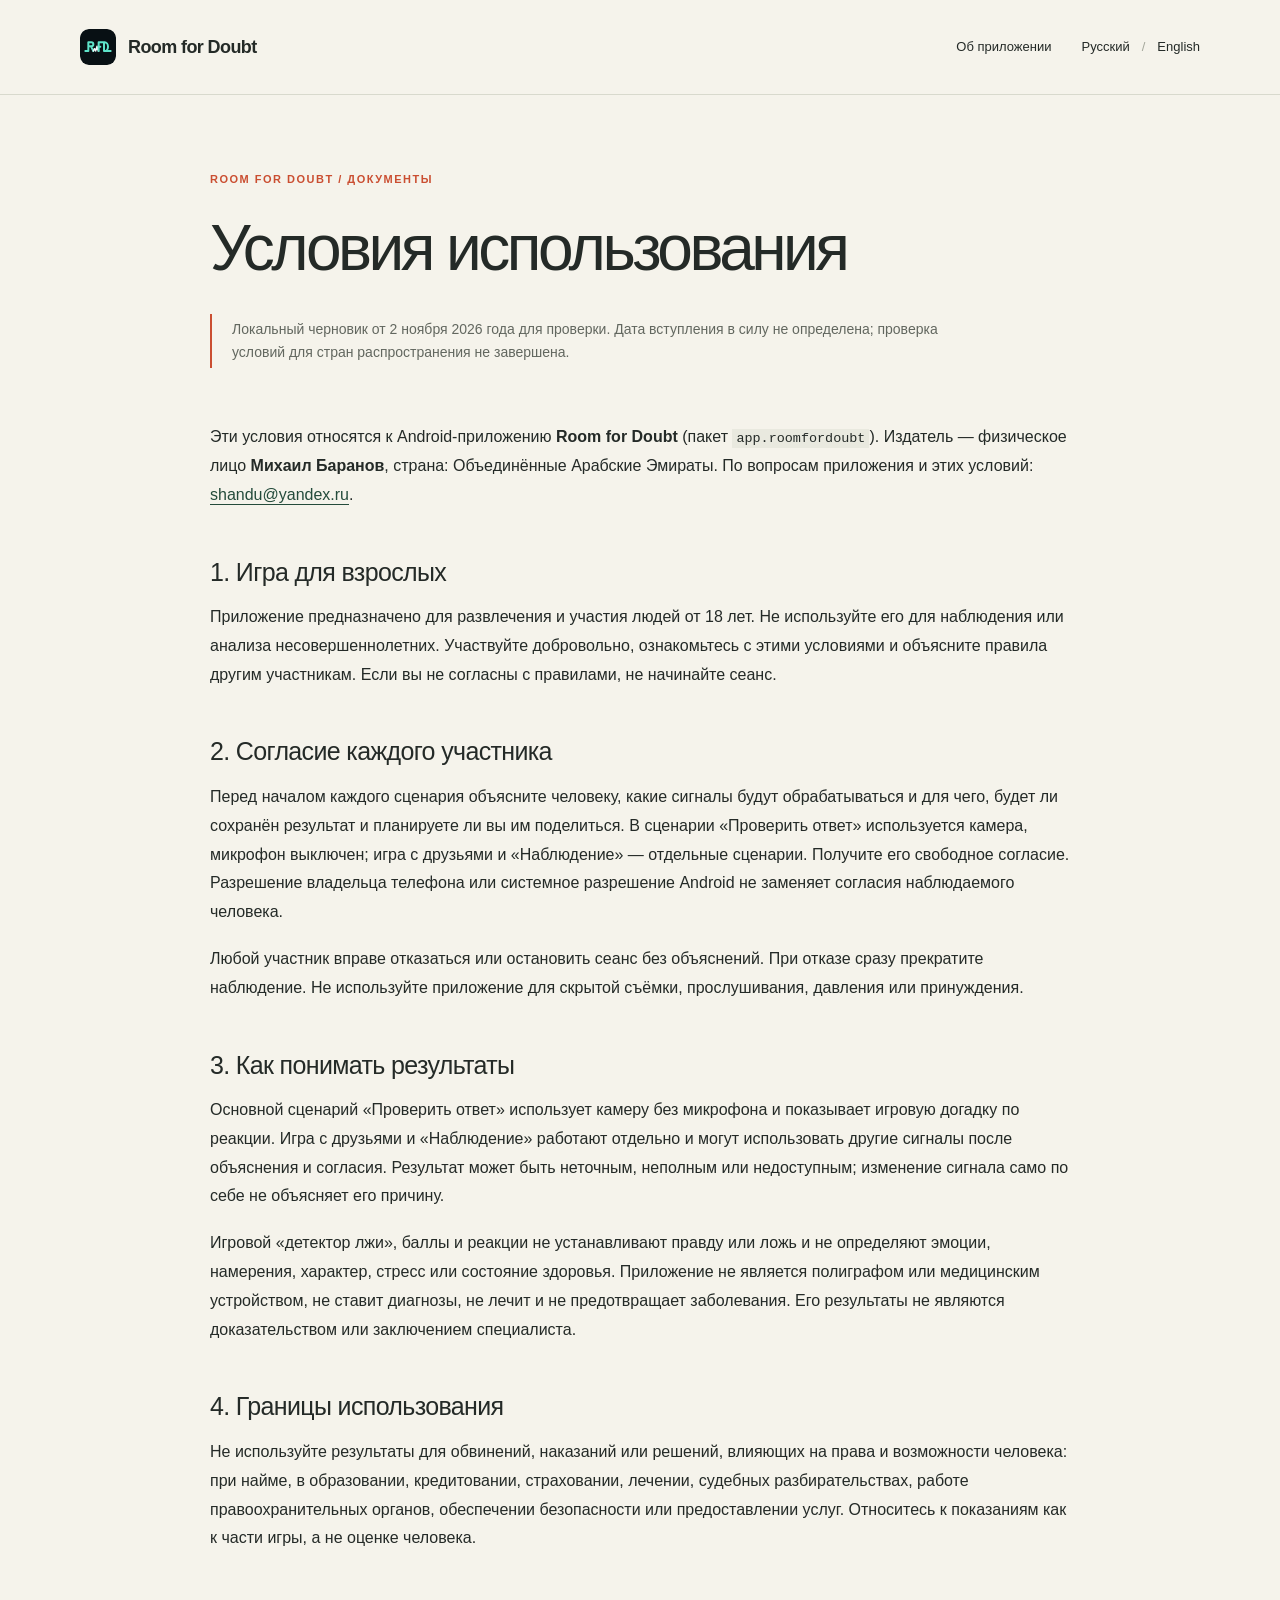
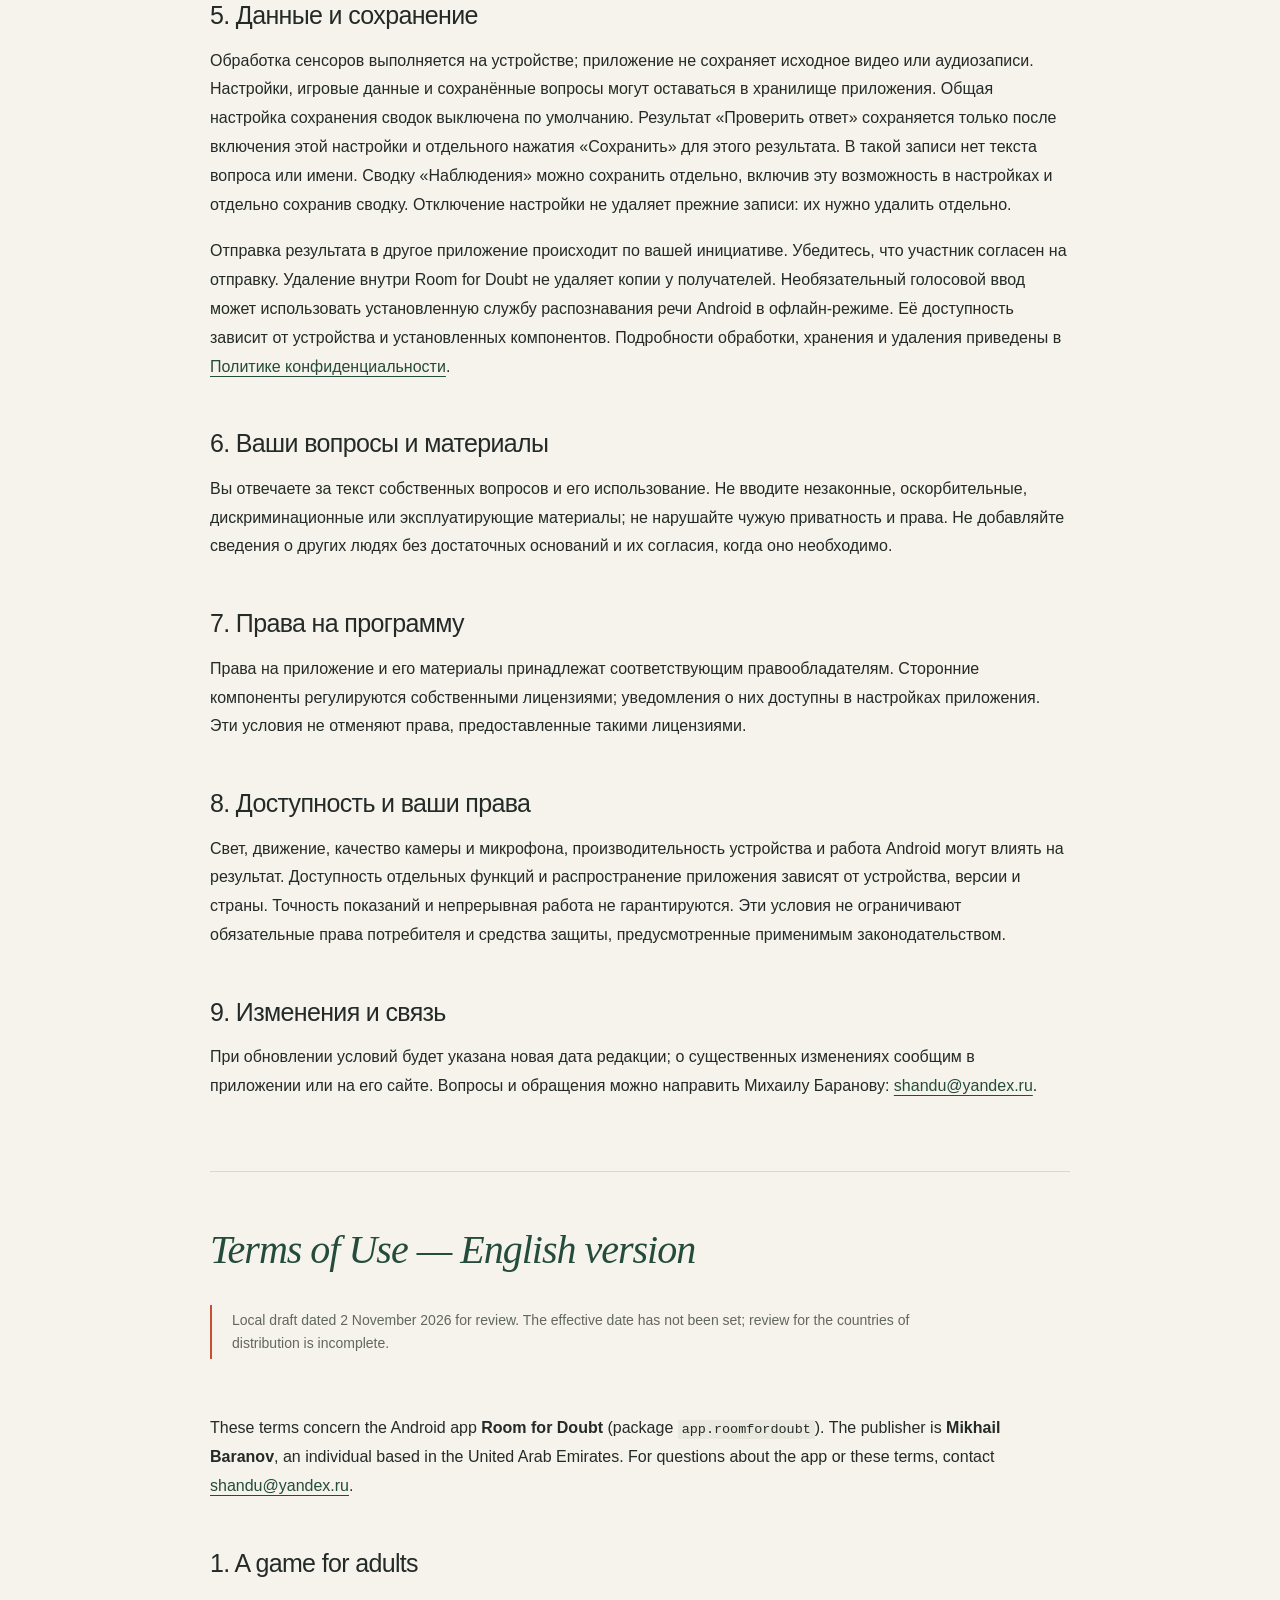
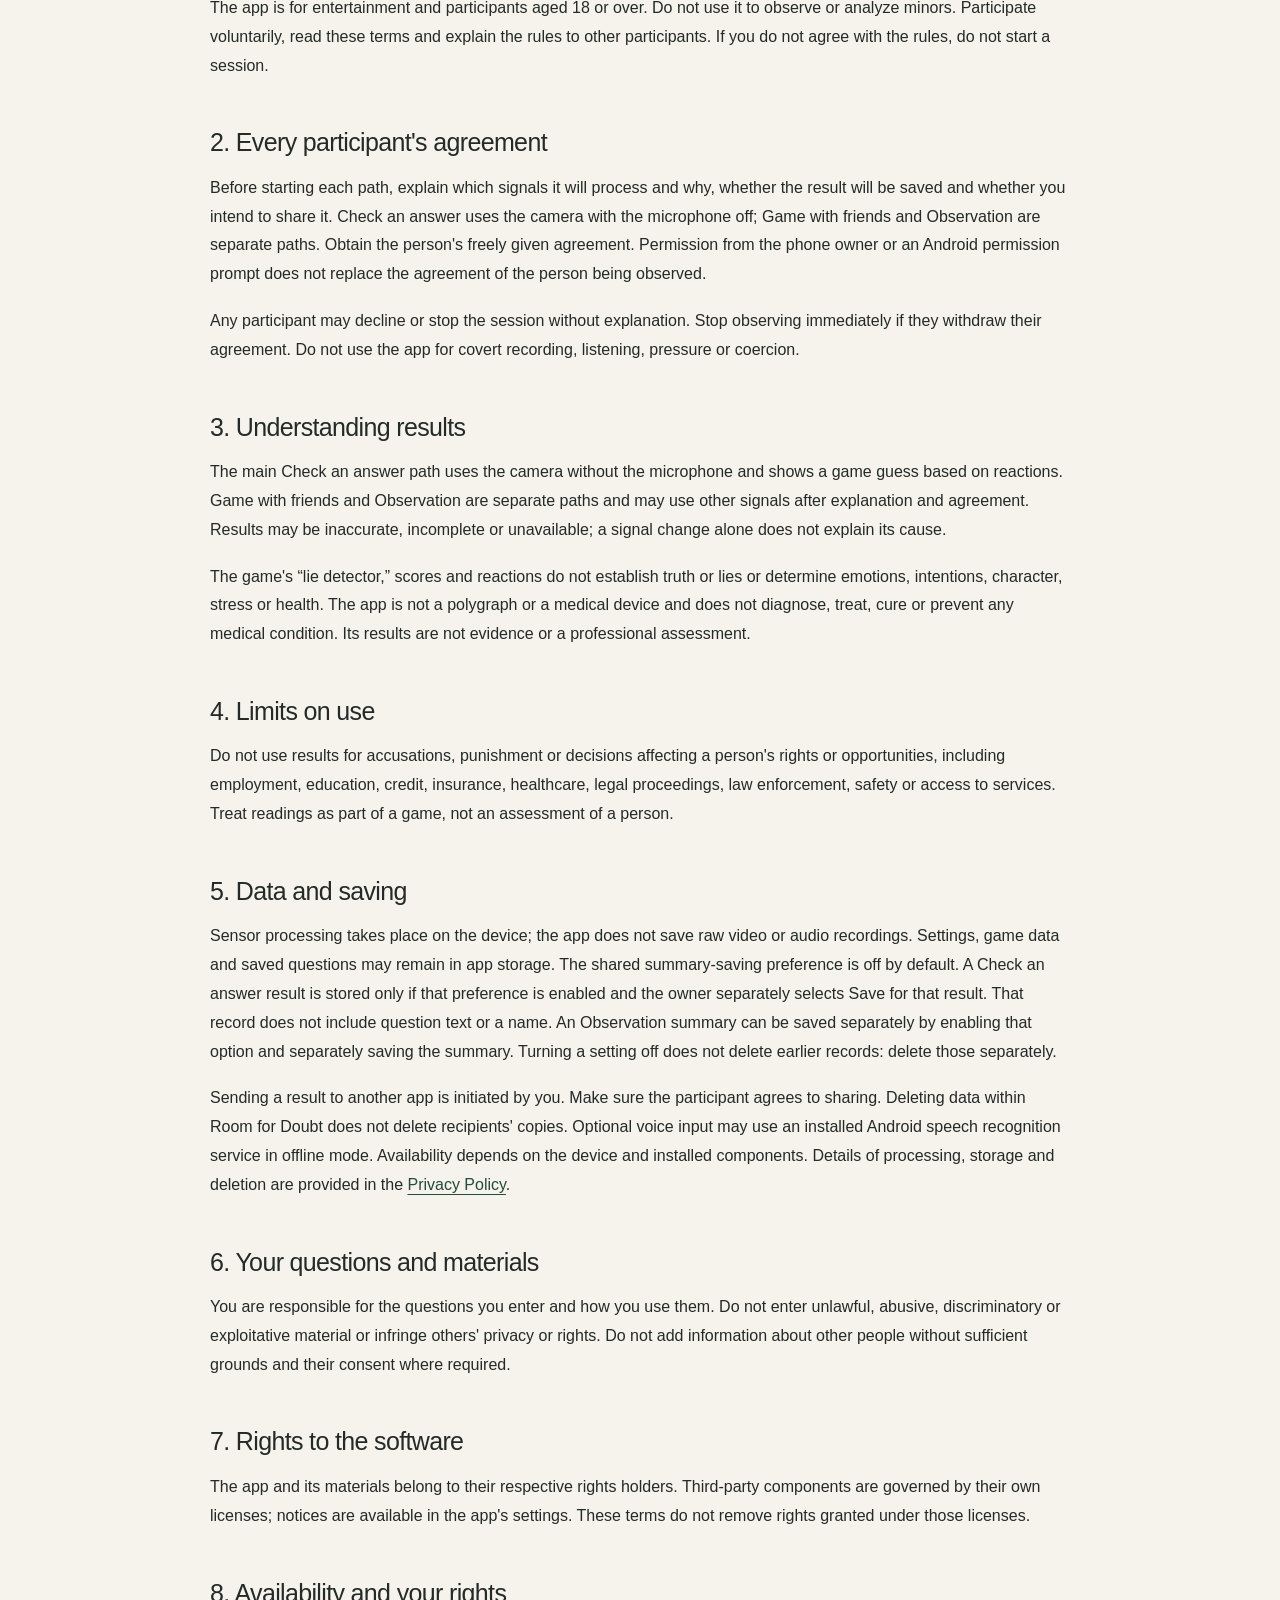
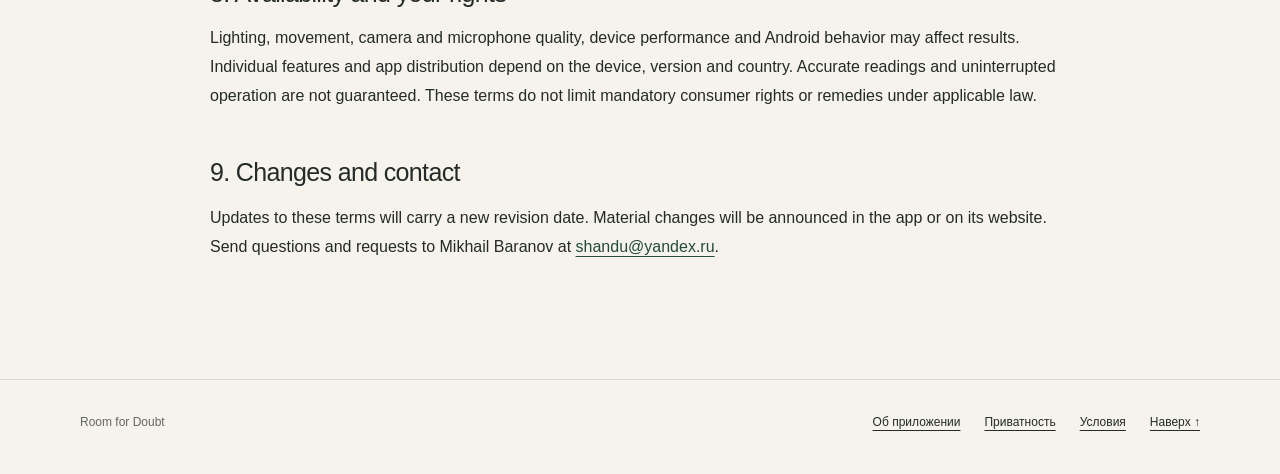
<file: terms.html>
<!doctype html>
<html lang="ru">
<head>
  <meta charset="utf-8">
  <meta name="viewport" content="width=device-width, initial-scale=1">
  <meta name="theme-color" content="#f5f3eb">
  <title>Условия использования — Room for Doubt</title>
  <link rel="icon" href="assets/icon.svg" type="image/svg+xml">
  <link rel="stylesheet" href="assets/legal.css">
</head>
<body>
  <a class="skip-link" href="#content">Перейти к документу</a>
  <header class="site-header">
    <nav class="nav" aria-label="Основная навигация">
      <a class="brand" href="index.html"><img src="assets/icon.svg" width="36" height="36" alt="">Room for Doubt</a>
      <div class="nav-links">
        <a class="nav-home" href="index.html">Об приложении</a>
        <div class="languages" aria-label="Язык документа">
          <a href="#russian" lang="ru">Русский</a><span aria-hidden="true">/</span><a href="#english" lang="en">English</a>
        </div>
      </div>
    </nav>
  </header>
  <main class="document" id="content" tabindex="-1">
    <p class="document-kicker">Room for Doubt / Документы</p>
    <div class="legal-copy">
      <section id="russian" lang="ru" aria-label="Русская версия">
        <h1>Условия использования</h1>
        <div class="banner">Локальный черновик от 2 ноября 2026 года для проверки. Дата вступления в силу не определена; проверка условий для стран распространения не завершена.</div>
        <p>Эти условия относятся к Android-приложению <strong>Room for Doubt</strong> (пакет <code>app.roomfordoubt</code>). Издатель — физическое лицо <strong>Михаил Баранов</strong>, страна: Объединённые Арабские Эмираты. По вопросам приложения и этих условий: <a href="mailto:shandu@yandex.ru">shandu@yandex.ru</a>.</p>

        <h2 id="ru-1">1. Игра для взрослых</h2>
        <p>Приложение предназначено для развлечения и участия людей от 18 лет. Не используйте его для наблюдения или анализа несовершеннолетних. Участвуйте добровольно, ознакомьтесь с этими условиями и объясните правила другим участникам. Если вы не согласны с правилами, не начинайте сеанс.</p>

        <h2 id="ru-2">2. Согласие каждого участника</h2>
        <p>Перед началом каждого сценария объясните человеку, какие сигналы будут обрабатываться и для чего, будет ли сохранён результат и планируете ли вы им поделиться. В сценарии «Проверить ответ» используется камера, микрофон выключен; игра с друзьями и «Наблюдение» — отдельные сценарии. Получите его свободное согласие. Разрешение владельца телефона или системное разрешение Android не заменяет согласия наблюдаемого человека.</p>
        <p>Любой участник вправе отказаться или остановить сеанс без объяснений. При отказе сразу прекратите наблюдение. Не используйте приложение для скрытой съёмки, прослушивания, давления или принуждения.</p>

        <h2 id="ru-3">3. Как понимать результаты</h2>
        <p>Основной сценарий «Проверить ответ» использует камеру без микрофона и показывает игровую догадку по реакции. Игра с друзьями и «Наблюдение» работают отдельно и могут использовать другие сигналы после объяснения и согласия. Результат может быть неточным, неполным или недоступным; изменение сигнала само по себе не объясняет его причину.</p>
        <p>Игровой «детектор лжи», баллы и реакции не устанавливают правду или ложь и не определяют эмоции, намерения, характер, стресс или состояние здоровья. Приложение не является полиграфом или медицинским устройством, не ставит диагнозы, не лечит и не предотвращает заболевания. Его результаты не являются доказательством или заключением специалиста.</p>

        <h2 id="ru-4">4. Границы использования</h2>
        <p>Не используйте результаты для обвинений, наказаний или решений, влияющих на права и возможности человека: при найме, в образовании, кредитовании, страховании, лечении, судебных разбирательствах, работе правоохранительных органов, обеспечении безопасности или предоставлении услуг. Относитесь к показаниям как к части игры, а не оценке человека.</p>

        <h2 id="ru-5">5. Данные и сохранение</h2>
        <p>Обработка сенсоров выполняется на устройстве; приложение не сохраняет исходное видео или аудиозаписи. Настройки, игровые данные и сохранённые вопросы могут оставаться в хранилище приложения. Общая настройка сохранения сводок выключена по умолчанию. Результат «Проверить ответ» сохраняется только после включения этой настройки и отдельного нажатия «Сохранить» для этого результата. В такой записи нет текста вопроса или имени. Сводку «Наблюдения» можно сохранить отдельно, включив эту возможность в настройках и отдельно сохранив сводку. Отключение настройки не удаляет прежние записи: их нужно удалить отдельно.</p>
        <p>Отправка результата в другое приложение происходит по вашей инициативе. Убедитесь, что участник согласен на отправку. Удаление внутри Room for Doubt не удаляет копии у получателей. Необязательный голосовой ввод может использовать установленную службу распознавания речи Android в офлайн-режиме. Её доступность зависит от устройства и установленных компонентов. Подробности обработки, хранения и удаления приведены в <a href="privacy.html#russian">Политике конфиденциальности</a>.</p>

        <h2 id="ru-6">6. Ваши вопросы и материалы</h2>
        <p>Вы отвечаете за текст собственных вопросов и его использование. Не вводите незаконные, оскорбительные, дискриминационные или эксплуатирующие материалы; не нарушайте чужую приватность и права. Не добавляйте сведения о других людях без достаточных оснований и их согласия, когда оно необходимо.</p>

        <h2 id="ru-7">7. Права на программу</h2>
        <p>Права на приложение и его материалы принадлежат соответствующим правообладателям. Сторонние компоненты регулируются собственными лицензиями; уведомления о них доступны в настройках приложения. Эти условия не отменяют права, предоставленные такими лицензиями.</p>

        <h2 id="ru-8">8. Доступность и ваши права</h2>
        <p>Свет, движение, качество камеры и микрофона, производительность устройства и работа Android могут влиять на результат. Доступность отдельных функций и распространение приложения зависят от устройства, версии и страны. Точность показаний и непрерывная работа не гарантируются. Эти условия не ограничивают обязательные права потребителя и средства защиты, предусмотренные применимым законодательством.</p>

        <h2 id="ru-9">9. Изменения и связь</h2>
        <p>При обновлении условий будет указана новая дата редакции; о существенных изменениях сообщим в приложении или на его сайте. Вопросы и обращения можно направить Михаилу Баранову: <a href="mailto:shandu@yandex.ru">shandu@yandex.ru</a>.</p>
      </section>
      <hr>
      <section id="english" lang="en" aria-labelledby="english-title">
        <h2 class="lang" id="english-title">Terms of Use — English version</h2>
        <div class="banner">Local draft dated 2 November 2026 for review. The effective date has not been set; review for the countries of distribution is incomplete.</div>
        <p>These terms concern the Android app <strong>Room for Doubt</strong> (package <code>app.roomfordoubt</code>). The publisher is <strong>Mikhail Baranov</strong>, an individual based in the United Arab Emirates. For questions about the app or these terms, contact <a href="mailto:shandu@yandex.ru">shandu@yandex.ru</a>.</p>

        <h2 id="en-1">1. A game for adults</h2>
        <p>The app is for entertainment and participants aged 18 or over. Do not use it to observe or analyze minors. Participate voluntarily, read these terms and explain the rules to other participants. If you do not agree with the rules, do not start a session.</p>

        <h2 id="en-2">2. Every participant's agreement</h2>
        <p>Before starting each path, explain which signals it will process and why, whether the result will be saved and whether you intend to share it. Check an answer uses the camera with the microphone off; Game with friends and Observation are separate paths. Obtain the person's freely given agreement. Permission from the phone owner or an Android permission prompt does not replace the agreement of the person being observed.</p>
        <p>Any participant may decline or stop the session without explanation. Stop observing immediately if they withdraw their agreement. Do not use the app for covert recording, listening, pressure or coercion.</p>

        <h2 id="en-3">3. Understanding results</h2>
        <p>The main Check an answer path uses the camera without the microphone and shows a game guess based on reactions. Game with friends and Observation are separate paths and may use other signals after explanation and agreement. Results may be inaccurate, incomplete or unavailable; a signal change alone does not explain its cause.</p>
        <p>The game's “lie detector,” scores and reactions do not establish truth or lies or determine emotions, intentions, character, stress or health. The app is not a polygraph or a medical device and does not diagnose, treat, cure or prevent any medical condition. Its results are not evidence or a professional assessment.</p>

        <h2 id="en-4">4. Limits on use</h2>
        <p>Do not use results for accusations, punishment or decisions affecting a person's rights or opportunities, including employment, education, credit, insurance, healthcare, legal proceedings, law enforcement, safety or access to services. Treat readings as part of a game, not an assessment of a person.</p>

        <h2 id="en-5">5. Data and saving</h2>
        <p>Sensor processing takes place on the device; the app does not save raw video or audio recordings. Settings, game data and saved questions may remain in app storage. The shared summary-saving preference is off by default. A Check an answer result is stored only if that preference is enabled and the owner separately selects Save for that result. That record does not include question text or a name. An Observation summary can be saved separately by enabling that option and separately saving the summary. Turning a setting off does not delete earlier records: delete those separately.</p>
        <p>Sending a result to another app is initiated by you. Make sure the participant agrees to sharing. Deleting data within Room for Doubt does not delete recipients' copies. Optional voice input may use an installed Android speech recognition service in offline mode. Availability depends on the device and installed components. Details of processing, storage and deletion are provided in the <a href="privacy.html#english">Privacy Policy</a>.</p>

        <h2 id="en-6">6. Your questions and materials</h2>
        <p>You are responsible for the questions you enter and how you use them. Do not enter unlawful, abusive, discriminatory or exploitative material or infringe others' privacy or rights. Do not add information about other people without sufficient grounds and their consent where required.</p>

        <h2 id="en-7">7. Rights to the software</h2>
        <p>The app and its materials belong to their respective rights holders. Third-party components are governed by their own licenses; notices are available in the app's settings. These terms do not remove rights granted under those licenses.</p>

        <h2 id="en-8">8. Availability and your rights</h2>
        <p>Lighting, movement, camera and microphone quality, device performance and Android behavior may affect results. Individual features and app distribution depend on the device, version and country. Accurate readings and uninterrupted operation are not guaranteed. These terms do not limit mandatory consumer rights or remedies under applicable law.</p>

        <h2 id="en-9">9. Changes and contact</h2>
        <p>Updates to these terms will carry a new revision date. Material changes will be announced in the app or on its website. Send questions and requests to Mikhail Baranov at <a href="mailto:shandu@yandex.ru">shandu@yandex.ru</a>.</p>
      </section>
    </div>
  </main>
  <footer class="site-footer">
    <div class="footer-inner">
      <p class="footer-name">Room for Doubt</p>
      <nav class="footer-links" aria-label="Документы и приложение">
        <a href="index.html">Об приложении</a>
        <a href="privacy.html">Приватность</a>
        <a href="terms.html" aria-current="page">Условия</a>
        <a href="#content">Наверх ↑</a>
      </nav>
    </div>
  </footer>
</body>
</html>
</file>
<file: assets/site.css>
:root {
  --paper: #f5f3eb;
  --ink: #242a27;
  --muted: #62675e;
  --line: #d6d8cc;
  --green: #244b3b;
  --sage: #e3e8dc;
  --orange: #be492e;
  --serif: Georgia, "Times New Roman", serif;
  --sans: "Helvetica Neue", Arial, sans-serif;
}
* { box-sizing: border-box; }
html { scroll-behavior: smooth; scroll-padding-top: 32px; }
body { margin: 0; background: var(--paper); color: var(--ink); font: 16px/1.55 var(--sans); -webkit-font-smoothing: antialiased; }
[hidden] { display: none !important; }
a { color: inherit; text-decoration: none; }
button { font: inherit; color: inherit; }
a, button, summary { -webkit-tap-highlight-color: transparent; }
button, summary { cursor: pointer; }
a:focus-visible, button:focus-visible, summary:focus-visible { outline: 3px solid var(--orange); outline-offset: 6px; }
::selection { background: #d9dfbc; color: var(--ink); }
.wrap { width: min(1200px, calc(100% - 112px)); margin-inline: auto; }
h1, h2, h3, p { margin: 0; }
h1, h2, h3 { font-weight: 500; }
h1, h2 { letter-spacing: -.065em; line-height: 1.02; }
h1 { font-size: clamp(72px, 7.6vw, 106px); }
h2 { font-size: clamp(38px, 4vw, 56px); }
h3 { font-size: 21px; letter-spacing: -.035em; line-height: 1.25; }
em { font-family: var(--serif); font-weight: 400; letter-spacing: -.07em; }
.eyebrow { display: flex; align-items: center; gap: 10px; margin-bottom: 30px; color: var(--muted); font-size: 10px; font-weight: 600; letter-spacing: .12em; text-transform: uppercase; }
.skip-link { position: absolute; top: -100px; left: 20px; padding: 12px 18px; z-index: 10; background: var(--green); color: white; }
.skip-link:focus { top: 12px; }
.nav { display: flex; align-items: center; gap: 40px; min-height: 108px; border-bottom: 1px solid var(--line); }
.brand { display: inline-flex; align-items: center; gap: 12px; font-size: 17px; line-height: 1.2; font-weight: 600; letter-spacing: -.04em; }
.brand img { flex: none; }
.brand-caption { display: block; margin-top: 5px; font-size: 11px; font-weight: 400; letter-spacing: 0; color: var(--muted); }
.menu { display: flex; gap: 34px; margin-left: auto; font-size: 13px; }
.menu a, .site-footer nav a { transition: color .15s; }
.menu a:hover, .site-footer nav a:hover { color: var(--orange); }
.lang { padding-left: 24px; border-left: 1px solid var(--line); font-size: 12px; }
.hero { display: grid; grid-template-columns: 1fr 1fr; column-gap: 36px; padding-top: 64px; }
.status-dot { height: 6px; width: 6px; background: var(--orange); border-radius: 50%; }
.hero-copy { padding-bottom: 48px; position: relative; z-index: 1; }
.hero h1 { font-size: clamp(44px, 6vw, 84px); }
.hero h1 em { color: var(--green); }
.hero-description { max-width: 350px; color: var(--muted); font-size: 16px; line-height: 1.65; margin-top: 28px; }
.button { display: inline-flex; justify-content: space-between; align-items: center; gap: 40px; background: var(--green); color: var(--paper); padding: 16px 23px; border-radius: 3px; margin-top: 27px; font-size: 13px; transition: background .2s, transform .2s; }
.button span { font-size: 21px; line-height: 1; }
.button:hover { background: #173a2b; transform: translateY(-2px); }
.release-note { color: var(--muted); font-size: 11px; margin-top: 12px; }
.hero-table { position: relative; min-width: 0; min-height: 548px; isolation: isolate; }
.table-orbit { position: absolute; width: 105%; aspect-ratio: 1; border: 1px solid #e1e1d6; border-radius: 50%; top: 20px; left: -3%; z-index: -2; }
.table-orbit::after { content: ""; position: absolute; inset: 40px; border: 1px solid #e6e5db; border-radius: 50%; }
.role-card { position: absolute; width: 58%; height: 365px; border-radius: 8px; padding: 25px; color: var(--paper); box-shadow: 0 7px 12px #252a2710; overflow: hidden; }
.role-card > span:first-child { font-size: 9px; text-transform: uppercase; letter-spacing: .13em; }
.role-card strong { display: block; font-family: var(--serif); font-weight: 400; font-size: 38px; margin-top: 17px; letter-spacing: -.04em; }
.role-truth { top: 30px; left: 9%; transform: rotate(-17deg); background: var(--green); }
.role-fiction { top: 69px; right: 3%; transform: rotate(13deg); background: #cc573b; }
.role-mark { display: block; font-size: 200px; line-height: 1.2; margin-top: 15px; opacity: .3; text-align: center; }
.hero-question { position: absolute; top: 136px; left: 15%; width: 64%; height: 353px; display: flex; flex-direction: column; padding: 28px; border-radius: 7px; background: #fffcf3; border: 1px solid #d6d4c7; box-shadow: 2px 15px 24px #242a2718; transform: rotate(-6deg); }
.card-meta, .card-bottom { display: flex; justify-content: space-between; align-items: center; gap: 16px; font-size: 9px; letter-spacing: .06em; }
.card-meta { text-transform: uppercase; }
.hero-question .card-meta > :last-child { font-size: 20px; color: var(--orange); line-height: 1; }
.hero-question > p { font-size: clamp(25px, 2.55vw, 36px); letter-spacing: -.045em; line-height: 1.12; margin-top: 29px; }
.hero-question > p em { color: var(--orange); }
.card-bottom { margin-top: auto; padding-top: 17px; border-top: 1px solid #d6d4c7; }
.table-note { position: absolute; bottom: 9px; left: 35%; display: flex; align-items: center; gap: 4px; transform: rotate(-5deg); white-space: nowrap; color: var(--muted); }
.table-note svg { width: 58px; align-self: flex-start; transform: rotate(170deg); margin-top: -24px; }
.table-note span { font: italic 16px/1.25 var(--serif); }
.hero-facts { grid-column: 1 / -1; display: flex; align-items: center; gap: 36px; min-height: 87px; border-top: 1px solid var(--line); border-bottom: 1px solid var(--line); font-size: 12px; color: var(--muted); }
.hero-facts b { color: var(--ink); font-size: 17px; font-weight: 500; padding-right: 7px; }
.hero-facts .age { margin-left: auto; border: 1px solid #b9bdb1; border-radius: 50%; display: grid; place-items: center; width: 35px; height: 35px; font-size: 11px; }
.section { padding-block: 96px; }
.section-heading { display: flex; align-items: flex-end; justify-content: space-between; gap: 54px; margin-bottom: 50px; }
.section-heading .eyebrow { margin-bottom: 24px; }
.section-intro { font-size: 15px; line-height: 1.7; color: var(--muted); max-width: 350px; }
.rules { display: grid; grid-template-columns: repeat(4, 1fr); gap: 30px; padding: 0; margin: 0; list-style: none; }
.rules li { border-top: 1px solid var(--line); padding-top: 22px; }
.step-number { display: block; color: var(--orange); font: italic 26px/1 var(--serif); margin-bottom: 38px; }
.rules h3 { font-size: 18px; margin-bottom: 12px; }
.rules p { font-size: 13px; color: var(--muted); line-height: 1.7; }
.questions-section { background: var(--sage); padding-block: 78px; }
.questions-layout { display: grid; grid-template-columns: 1fr 1fr; gap: 100px; align-items: center; }
.questions-copy .section-intro { margin-top: 25px; }
.deck-choices { margin-top: 32px; }
.deck-choice { width: 100%; background: transparent; border: 0; border-top: 1px solid #bfc9b8; display: flex; align-items: center; justify-content: space-between; padding: 15px 0; font-size: 17px; text-align: left; gap: 18px; }
.deck-choice:last-child { border-bottom: 1px solid #bfc9b8; }
.deck-choice small { display: inline-block; font-size: 10px; color: var(--muted); margin-left: 10px; }
.deck-choice > span:last-child { opacity: 0; transition: opacity .15s, transform .15s; }
.deck-choice:hover > span:last-child, .deck-choice[aria-pressed="true"] > span:last-child { opacity: 1; }
.deck-choice[aria-pressed="true"] { color: var(--green); font-weight: 600; }
.deck-choice:hover > span:last-child { transform: translate(2px, -2px); }
.small-note { font-size: 11px; margin-top: 18px; color: var(--muted); }
.no-script-decks { margin-top: 28px; }
.question-preview { width: min(100%, 364px); justify-self: center; }
.sample-card { min-height: 398px; padding: 29px 32px 25px; background: #fffcf3; display: flex; flex-direction: column; border: 1px solid #d3d7c6; border-radius: 7px; transform: rotate(4deg); box-shadow: 7px 9px 0 #cbd4c0; }
.sample-asterisk { font-size: 46px; color: var(--orange); line-height: 1; margin-top: 26px; }
.sample-card > p { margin: 18px 0 22px; font: 30px/1.12 var(--serif); letter-spacing: -.045em; }
.sample-card .card-bottom > :last-child { font: italic 25px var(--serif); }
.preview-controls { display: flex; justify-content: space-between; align-items: center; gap: 12px; margin-top: 34px; font-size: 10px; color: var(--muted); }
.next-question { padding: 9px 0 9px 12px; background: transparent; border: 0; font-size: 12px; color: var(--ink); }
.next-question span { font-size: 19px; display: inline-block; margin-left: 9px; transition: transform .15s; }
.next-question:hover span { transform: translate(2px, -2px); }
.app-layout { display: grid; grid-template-columns: 1fr 1fr; gap: 85px; align-items: center; }
.app-visual { position: relative; background: #254a3c; min-height: 624px; border-radius: 3px; overflow: hidden; display: flex; flex-direction: column; align-items: center; padding: 32px 24px 24px; color: #eff1dd; isolation: isolate; }
.visual-label { align-self: flex-start; font-size: 28px; line-height: 1.05; letter-spacing: -.05em; }
.visual-label em { color: #d1d9b8; }
.phone { width: 208px; padding: 6px; margin-top: 25px; background: #0b1214; border: 1px solid #687770; border-radius: 26px; box-shadow: 9px 12px 0 #142c2460; transform: rotate(-5deg); }
.phone img { display: block; width: 100%; height: auto; border-radius: 20px; }
.visual-footnote { font-size: 8px; letter-spacing: .04em; margin-top: 25px; opacity: .75; }
.signal-line { position: absolute; width: 120%; bottom: 22%; left: -10%; color: #87a291; z-index: -1; opacity: .65; }
.app-copy .eyebrow { margin-bottom: 24px; }
.app-copy .section-intro { margin-top: 28px; max-width: none; }
.signal-list { display: flex; flex-wrap: wrap; column-gap: 17px; row-gap: 6px; margin-top: 21px; font-size: 11px; }
.signal-list > span::before { content: ""; display: inline-block; width: 4px; height: 4px; border-radius: 50%; background: var(--green); margin: 0 6px 2px 0; }
.signal-list small { color: var(--muted); font-size: 9px; }
.important-note { font-size: 12px; line-height: 1.6; color: var(--muted); border-left: 2px solid var(--orange); padding-left: 15px; margin-top: 26px; }
.live-note { border-top: 1px solid var(--line); margin-top: 32px; padding-top: 24px; }
.mini-label { display: block; color: var(--muted); font-size: 10px; margin-bottom: 8px; }
.live-note h3 { font-size: 19px; }
.live-note p { font-size: 13px; line-height: 1.65; color: var(--muted); margin-top: 11px; }
.privacy-section { background: #eae9e0; padding-block: 80px; }
.privacy-section .section-intro { max-width: 300px; }
.privacy-points { display: grid; grid-template-columns: repeat(3, 1fr); gap: 46px; margin-bottom: 46px; }
.privacy-symbol { display: block; font-size: 25px; color: var(--green); margin-bottom: 16px; }
.privacy-points h3 { font-size: 18px; margin-bottom: 12px; }
.privacy-points p { font-size: 13px; line-height: 1.7; color: var(--muted); max-width: 290px; }
.document-links { display: grid; grid-template-columns: 1fr 1fr; border-top: 1px solid #c6c8bc; border-bottom: 1px solid #c6c8bc; }
.document-links a { display: flex; justify-content: space-between; align-items: center; gap: 25px; padding: 24px 0; font-size: 16px; }
.document-links a:first-child { padding-right: 32px; }
.document-links a:last-child { border-left: 1px solid #c6c8bc; padding-left: 32px; }
.document-links a > span:last-child { font-size: 25px; transition: transform .15s; }
.document-links a:hover > span:last-child { transform: translate(3px, -3px); }
.document-links small { display: block; font-size: 11px; color: var(--muted); margin-top: 5px; }
.faq-layout { display: grid; grid-template-columns: 1fr 1.5fr; gap: 80px; }
.faq details { border-bottom: 1px solid var(--line); }
.faq details:first-child { border-top: 1px solid var(--line); }
.faq summary { padding: 20px 0; display: flex; justify-content: space-between; align-items: baseline; gap: 20px; list-style: none; font-size: 15px; }
.faq summary::-webkit-details-marker { display: none; }
.faq summary::after { content: "+"; font-size: 20px; font-weight: 300; color: var(--muted); }
.faq details[open] summary::after { content: "−"; }
.faq p { font-size: 13px; line-height: 1.75; color: var(--muted); margin-bottom: 21px; padding-right: 30px; }
.closing { display: flex; justify-content: space-between; align-items: center; gap: 24px; padding-bottom: 66px; }
.closing > span { font-size: 36px; line-height: 1.08; letter-spacing: -.05em; }
.closing em { color: var(--green); }
.back-top { width: 48px; height: 48px; display: grid; place-items: center; border: 1px solid #bfc3b6; border-radius: 50%; font-size: 22px; flex: none; transition: background .15s; }
.back-top:hover { background: var(--sage); }
.site-footer { border-top: 1px solid var(--line); padding-block: 35px 42px; }
.footer-content { display: flex; align-items: flex-start; gap: 45px; justify-content: space-between; }
.site-footer .brand { font-size: 15px; }
.site-footer p { color: var(--muted); font-size: 10px; margin-top: 13px; }
.site-footer nav { display: flex; gap: 23px; font-size: 12px; padding-top: 10px; }
.footer-mark { color: var(--muted); font: italic 15px/1.3 var(--serif); padding-top: 8px; }
@media (min-width: 1500px) { .hero-table { min-height: 580px; } .table-note { bottom: 28px; } }
@media (max-width: 1100px) {
  .wrap { width: calc(100% - 72px); }
  .nav { gap: 26px; }
  .menu { gap: 22px; }
  .hero { gap: 25px; }
  h1 { font-size: 80px; }
  .hero-table { min-height: 542px; }
  .role-card { height: 330px; padding: 20px; }
  .role-card strong { font-size: 29px; }
  .hero-question { height: 322px; padding: 22px; width: 68%; left: 12%; }
  .hero-question > p { font-size: 29px; }
  .table-note { left: 20%; bottom: 25px; }
  .questions-layout { gap: 65px; }
  .app-layout { gap: 50px; }
  .rules { gap: 22px; }
  .section-heading { gap: 30px; }
  .section-heading .section-intro { max-width: 270px; }
  .footer-mark { display: none; }
}
@media (max-width: 800px) {
  .wrap { width: calc(100% - 48px); }
  .nav { min-height: 88px; gap: 20px; }
  .brand { font-size: 15px; }
  .brand img { width: 37px; height: 37px; }
  .menu { gap: 20px; }
  .menu a:not(:last-child) { display: none; }
  .lang { padding-left: 18px; }
  .hero { column-gap: 8px; padding-top: 48px; }
  h1 { font-size: 66px; }
  .hero .eyebrow { font-size: 8px; letter-spacing: .08em; }
  .hero-description { font-size: 14px; }
  .hero-table { min-height: 485px; }
  .role-card { height: 290px; padding: 15px; }
  .role-card strong { font-size: 25px; }
  .role-card > span:first-child { font-size: 7px; }
  .hero-question { height: 290px; padding: 20px; top: 120px; }
  .hero-question > p { font-size: 25px; margin-top: 21px; }
  .card-meta, .card-bottom { font-size: 8px; }
  .table-note { left: 12%; bottom: 20px; }
  .table-note span { font-size: 14px; }
  .hero-facts { gap: 23px; font-size: 10px; }
  .hero-facts b { font-size: 15px; }
  .section { padding-block: 70px; }
  h2 { font-size: 39px; }
  .section-heading { align-items: flex-start; flex-direction: column; gap: 22px; margin-bottom: 35px; }
  .section-heading .section-intro { max-width: 440px; }
  .rules { grid-template-columns: repeat(2, 1fr); gap: 35px; }
  .step-number { margin-bottom: 25px; }
  .questions-layout { gap: 42px; }
  .questions-section { padding-block: 65px; }
  .questions-copy .eyebrow { font-size: 8px; }
  .questions-copy .section-intro { font-size: 13px; }
  .deck-choice { font-size: 14px; }
  .deck-choice small { margin-left: 5px; font-size: 9px; }
  .sample-card { min-height: 360px; padding: 24px; }
  .sample-card > p { font-size: 26px; }
  .sample-asterisk { font-size: 36px; }
  .preview-controls { flex-wrap: wrap; }
  .app-layout { gap: 32px; }
  .app-visual { min-height: 604px; }
  .app-copy .section-intro { font-size: 13px; }
  .app-copy h2 { font-size: 36px; }
  .privacy-section { padding-block: 65px; }
  .privacy-points { gap: 25px; }
  .privacy-points h3 { font-size: 16px; }
  .document-links a { font-size: 14px; }
  .document-links small { font-size: 10px; }
  .faq-layout { grid-template-columns: 1fr 1.55fr; gap: 35px; }
  .faq summary { font-size: 13px; }
}
@media (max-width: 600px) {
  html { scroll-padding-top: 20px; }
  .wrap { width: calc(100% - 40px); }
  .nav { min-height: 80px; gap: 14px; }
  .brand-caption { font-size: 9px; }
  .menu { margin-left: auto; font-size: 10px; }
  .menu a span { display: none; }
  .lang { border: 0; padding-left: 0; font-size: 10px; }
  .hero { grid-template-columns: 1fr; padding-top: 37px; }
  .hero .eyebrow { font-size: 9px; margin-bottom: 23px; }
  h1 { font-size: clamp(65px, 18vw, 91px); line-height: .99; }
  html[lang="en"] h1 { font-size: clamp(56px, 16vw, 80px); }
  .hero h1 { max-width: 460px; font-size: clamp(44px, 14vw, 70px); }
  .hero-description { max-width: 320px; font-size: 14px; margin-top: 23px; }
  .hero-copy { padding-bottom: 8px; }
  .button { margin-top: 23px; }
  .hero-table { min-height: 465px; width: min(100%, 380px); margin: 10px auto 0; }
  .table-orbit { width: 96%; left: 2%; top: 25px; }
  .role-card { width: 55%; height: 284px; padding: 20px; }
  .role-card > span:first-child { font-size: 7px; }
  .role-card strong { font-size: 29px; }
  .role-truth { left: 13%; top: 34px; }
  .role-fiction { right: 7%; top: 68px; }
  .hero-question { left: 18%; width: 64%; top: 115px; height: 296px; padding: 23px; }
  .hero-question > p { font-size: 28px; }
  .table-note { left: 28%; bottom: 0; }
  .table-note span { font-size: 14px; }
  .table-note svg { width: 45px; }
  .hero-facts { display: grid; grid-template-columns: 1fr auto; gap: 12px; padding-block: 20px; margin-top: 21px; font-size: 11px; }
  .hero-facts .age { width: 29px; height: 29px; font-size: 10px; }
  .hero-facts > span:nth-child(2) { text-align: right; }
  .hero-facts b { font-size: 16px; }
  .section { padding-block: 61px; }
  .eyebrow { font-size: 9px; margin-bottom: 23px; }
  h2 { font-size: clamp(34px, 9.3vw, 47px); }
  .section-heading { gap: 24px; }
  .section-intro { font-size: 14px; }
  .rules { gap: 29px 22px; }
  .rules h3 { font-size: 17px; }
  .rules p { font-size: 12px; line-height: 1.7; }
  .step-number { font-size: 25px; margin-bottom: 22px; }
  .questions-section { padding-block: 57px; }
  .questions-layout { grid-template-columns: 1fr; gap: 43px; }
  .questions-copy .eyebrow { font-size: 9px; }
  .questions-copy .section-intro { font-size: 14px; max-width: 320px; }
  .deck-choices { margin-top: 25px; }
  .deck-choice { font-size: 17px; padding-block: 15px; }
  .deck-choice small { margin-left: 10px; font-size: 10px; }
  .question-preview { width: min(85%, 335px); }
  .sample-card { min-height: 365px; padding: 26px; }
  .sample-card > p { font-size: 29px; }
  .sample-asterisk { margin-top: 22px; }
  .preview-controls { margin-top: 28px; }
  .app-layout { display: flex; flex-direction: column-reverse; gap: 35px; }
  .app-copy h2 { font-size: clamp(34px, 9.3vw, 47px); }
  .app-copy .section-intro { font-size: 14px; }
  .app-visual { width: 100%; min-height: 610px; }
  .visual-label { font-size: 29px; }
  .phone { width: 205px; }
  .privacy-section { padding-block: 57px; }
  .privacy-points { grid-template-columns: 1fr; gap: 27px; margin-bottom: 33px; }
  .privacy-points > div { position: relative; padding-left: 31px; }
  .privacy-symbol { position: absolute; top: -6px; left: 0; }
  .privacy-points h3 { font-size: 18px; margin-bottom: 8px; }
  .privacy-points p { max-width: none; font-size: 13px; }
  .document-links { grid-template-columns: 1fr; }
  .document-links a { font-size: 15px; padding: 22px 0 !important; }
  .document-links a:last-child { border-left: 0; border-top: 1px solid #c6c8bc; }
  .document-links small { font-size: 10px; }
  .faq-layout { grid-template-columns: 1fr; gap: 31px; }
  .faq-layout h2 br { display: none; }
  .faq summary { font-size: 14px; }
  .closing { padding-bottom: 40px; }
  .closing > span { font-size: 25px; }
  .back-top { width: 40px; height: 40px; font-size: 20px; }
  .footer-content { flex-wrap: wrap; gap: 27px; }
  .site-footer { padding-block: 28px 35px; }
  .site-footer nav { padding: 0; font-size: 12px; gap: 26px; }
}
@media (max-width: 360px) {
  .wrap { width: calc(100% - 32px); }
  .brand { font-size: 13px; gap: 8px; }
  .brand img { width: 32px; height: 32px; }
  .brand-caption { font-size: 8px; }
  .hero-question > p { font-size: 25px; }
  .hero-table { min-height: 450px; }
  .table-note { left: 18%; }
  .rules { gap: 26px 17px; }
  .rules h3 { font-size: 15px; }
  .sample-card > p { font-size: 26px; }
}
@media (prefers-reduced-motion: reduce) {
  html { scroll-behavior: auto; }
  *, *::before, *::after { transition: none !important; }
}
</file>
<file: assets/legal.css>
:root {
  color-scheme: light;
  --paper: #f5f3eb;
  --ink: #242a27;
  --muted: #62675f;
  --forest: #244b3b;
  --accent: #ca4e31;
  --line: #d8d9cd;
}

* { box-sizing: border-box; }
html { scroll-behavior: smooth; scroll-padding-top: 30px; }
body {
  margin: 0;
  background: var(--paper);
  color: var(--ink);
  font: 16px/1.8 Arial, Helvetica, sans-serif;
  -webkit-font-smoothing: antialiased;
}
a { color: var(--forest); text-underline-offset: 4px; text-decoration-thickness: 1px; }
a:hover { color: var(--accent); }
a:focus-visible, [tabindex]:focus-visible {
  outline: 2px solid var(--accent);
  outline-offset: 5px;
}
::selection { background: #d8e2d3; color: var(--ink); }
.skip-link {
  position: absolute;
  z-index: 10;
  top: 12px;
  left: 20px;
  padding: 10px 16px;
  background: var(--ink);
  color: var(--paper);
  transform: translateY(-160%);
}
.skip-link:focus { transform: translateY(0); color: var(--paper); }
.site-header { border-bottom: 1px solid var(--line); }
.nav {
  width: min(1120px, calc(100% - 80px));
  min-height: 94px;
  margin-inline: auto;
  display: flex;
  align-items: center;
  justify-content: space-between;
  gap: 24px;
}
.brand {
  display: inline-flex;
  align-items: center;
  gap: 12px;
  color: var(--ink);
  font-size: 18px;
  font-weight: 700;
  letter-spacing: -.6px;
  text-decoration: none;
  white-space: nowrap;
}
.brand img { display: block; width: 36px; height: 36px; border-radius: 9px; }
.nav-links { display: flex; align-items: center; gap: 30px; font-size: 13px; }
.nav-links a { color: var(--ink); text-decoration: none; }
.nav-links a:hover { color: var(--accent); }
.languages { display: flex; gap: 12px; align-items: center; }
.languages span { color: #a4a79b; }
.document { width: min(860px, calc(100% - 80px)); margin: 0 auto; padding: 75px 0 100px; }
.document-kicker {
  margin: 0 0 25px;
  color: var(--accent);
  font-size: 11px;
  font-weight: 700;
  letter-spacing: 1.5px;
  text-transform: uppercase;
}
h1 {
  max-width: 810px;
  margin: 0 0 32px;
  font-size: clamp(38px, 5.2vw, 64px);
  font-weight: 400;
  line-height: 1.05;
  letter-spacing: -.055em;
}
.banner {
  max-width: 750px;
  margin: 0 0 55px;
  border-left: 2px solid var(--accent);
  padding: 4px 0 4px 20px;
  color: var(--muted);
  font-size: 14px;
  line-height: 1.65;
}
.legal-copy h2 {
  margin: 46px 0 15px;
  font-size: 25px;
  font-weight: 500;
  line-height: 1.3;
  letter-spacing: -.65px;
}
.legal-copy h3 {
  margin: 33px 0 13px;
  font-size: 20px;
  font-weight: 500;
  line-height: 1.4;
  letter-spacing: -.35px;
}
.legal-copy p { margin: 0 0 18px; }
.legal-copy ul, .legal-copy ol { margin: 14px 0 24px; padding-left: 24px; }
.legal-copy li { padding-left: 5px; margin: 0 0 12px; }
.legal-copy li::marker { color: var(--accent); }
.legal-copy strong { font-weight: 700; }
.legal-copy code {
  padding: 2px 4px;
  background: #e9e9df;
  font: .84em/1.6 "SFMono-Regular", Consolas, "Liberation Mono", monospace;
  overflow-wrap: anywhere;
}
.legal-copy p, .legal-copy li { overflow-wrap: break-word; }
.table-scroll {
  max-width: 100%;
  overflow-x: auto;
  overscroll-behavior-x: contain;
  margin: 25px 0 30px;
  border-block: 1px solid var(--line);
  scrollbar-color: #a2aa97 var(--paper);
  scrollbar-width: thin;
}
table { width: 100%; min-width: 660px; border-collapse: collapse; font-size: 13px; line-height: 1.7; }
th, td { padding: 18px 18px 18px 0; text-align: left; vertical-align: top; overflow-wrap: anywhere; }
th { background: #ecece2; font-size: 12px; font-weight: 700; }
th:first-child, td:first-child { padding-left: 16px; }
th:last-child, td:last-child { padding-right: 16px; }
td { border-top: 1px solid var(--line); }
tbody tr:nth-child(even) { background: #efeee6; }
hr { border: 0; border-top: 1px solid var(--line); margin: 70px 0 55px; }
.legal-copy .lang {
  margin: 0 0 32px;
  color: var(--forest);
  font: italic 40px/1.15 Georgia, "Times New Roman", serif;
  letter-spacing: -1px;
}
.site-footer { border-top: 1px solid var(--line); }
.footer-inner {
  width: min(1120px, calc(100% - 80px));
  margin-inline: auto;
  padding: 32px 0 40px;
  display: flex;
  align-items: center;
  justify-content: space-between;
  gap: 24px;
  font-size: 12px;
}
.footer-name { margin: 0; color: var(--muted); }
.footer-links { display: flex; gap: 24px; flex-wrap: wrap; }
.footer-links a { color: var(--ink); }

@media (max-width: 640px) {
  .nav, .document, .footer-inner { width: calc(100% - 40px); }
  .nav { min-height: 84px; gap: 12px; }
  .brand { gap: 9px; font-size: 16px; }
  .brand img { width: 31px; height: 31px; }
  .nav-home { display: none; }
  .nav-links { gap: 0; font-size: 12px; }
  .languages { gap: 8px; }
  .document { padding: 49px 0 65px; }
  .document-kicker { font-size: 10px; margin-bottom: 22px; }
  h1 { font-size: clamp(30px, 9.5vw, 52px); margin-bottom: 27px; overflow-wrap: break-word; }
  .banner { margin-bottom: 38px; padding-left: 15px; font-size: 13px; }
  .legal-copy h2 { margin-top: 36px; font-size: 22px; }
  .legal-copy h3 { font-size: 18px; }
  .legal-copy .lang { font-size: 35px; }
  .legal-copy { font-size: 15px; }
  hr { margin: 52px 0 36px; }
  .footer-inner { display: block; padding: 25px 0 30px; }
  .footer-links { gap: 12px 22px; margin-top: 16px; }
}

@media (prefers-reduced-motion: reduce) {
  html { scroll-behavior: auto; }
}

@media print {
  .site-header, .site-footer, .skip-link, .document-kicker { display: none; }
  body { background: white; color: black; font-size: 10pt; }
  .document { width: 100%; padding: 0; }
  h1 { font-size: 30pt; }
  .legal-copy h2, .legal-copy h3 { break-after: avoid; }
  .table-scroll { overflow: visible; }
  table { min-width: 0; font-size: 8pt; }
  tr { break-inside: avoid; }
}

/* Editorial notes stay visible until the publication details are confirmed. */
.legal-copy .review-note { padding: 16px 20px; border-left: 2px solid var(--accent); background: #eeebe0; font-size: 14px; }
</file>
